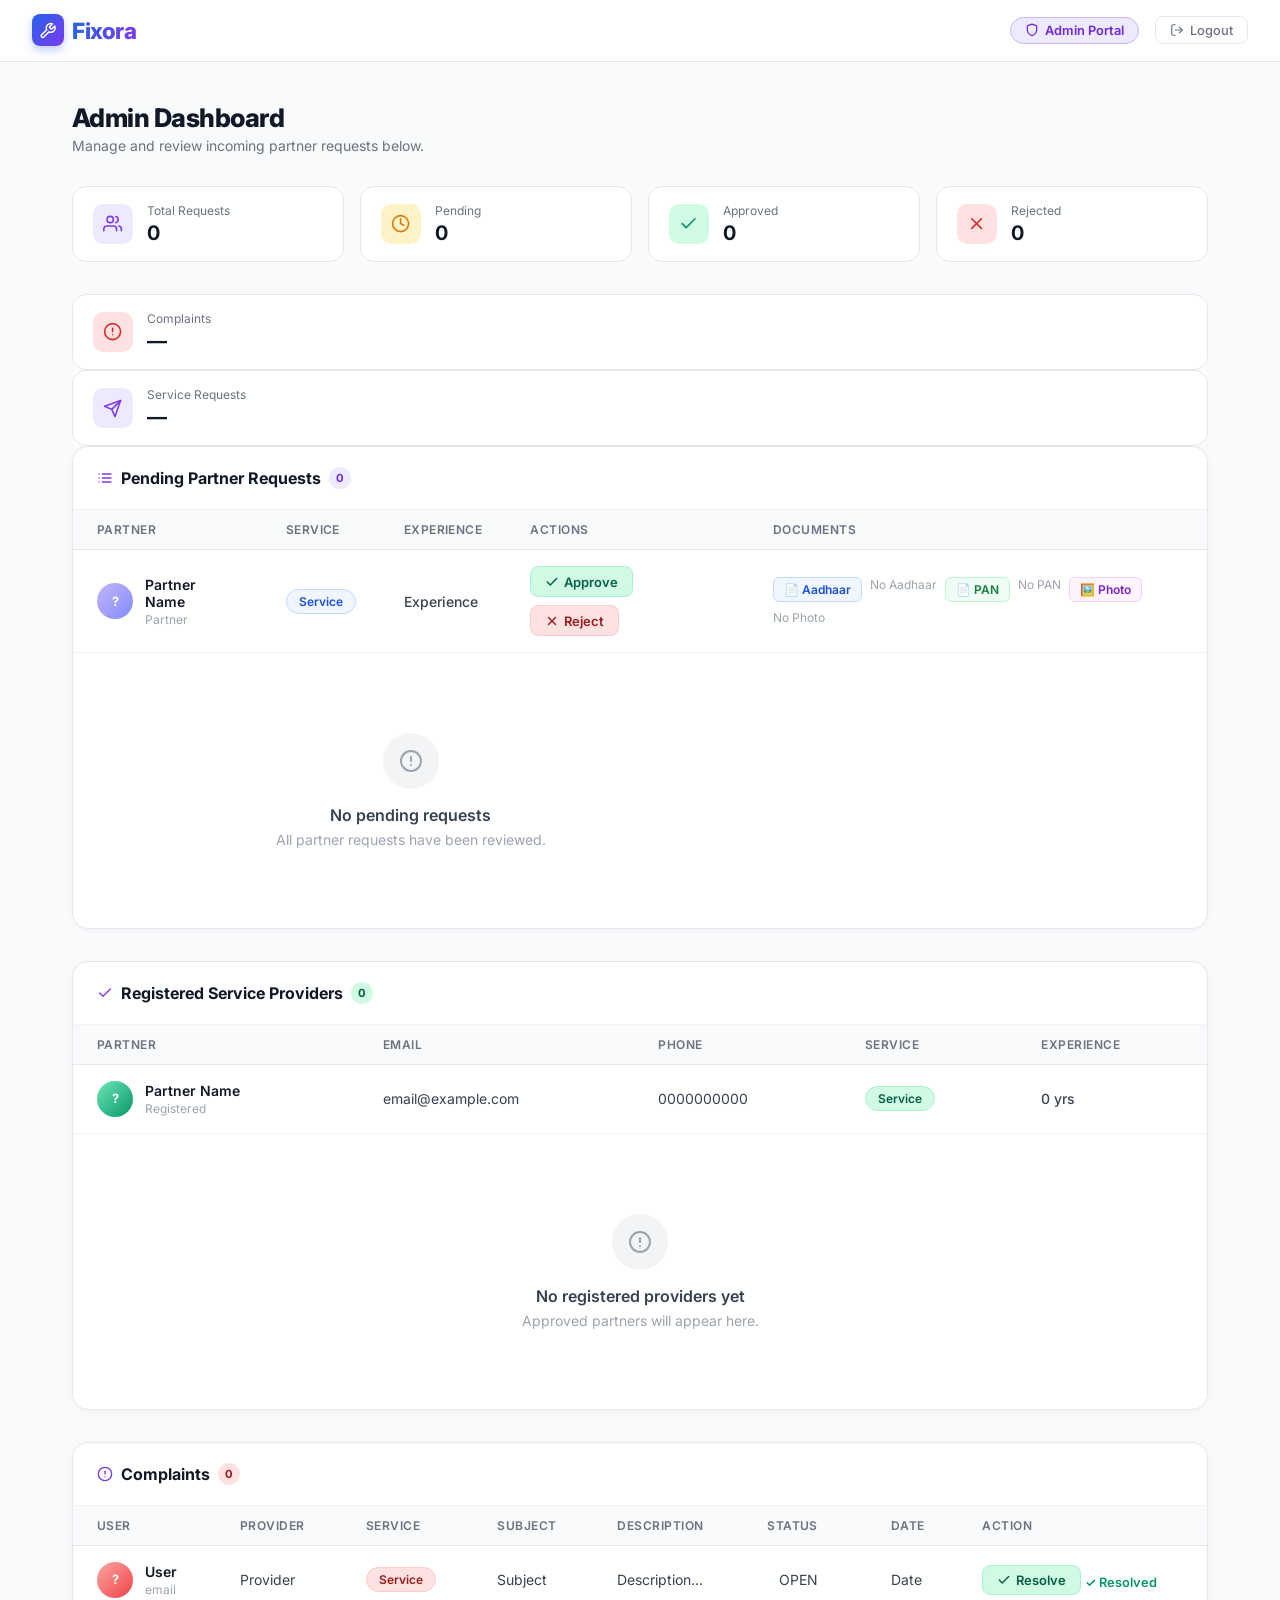
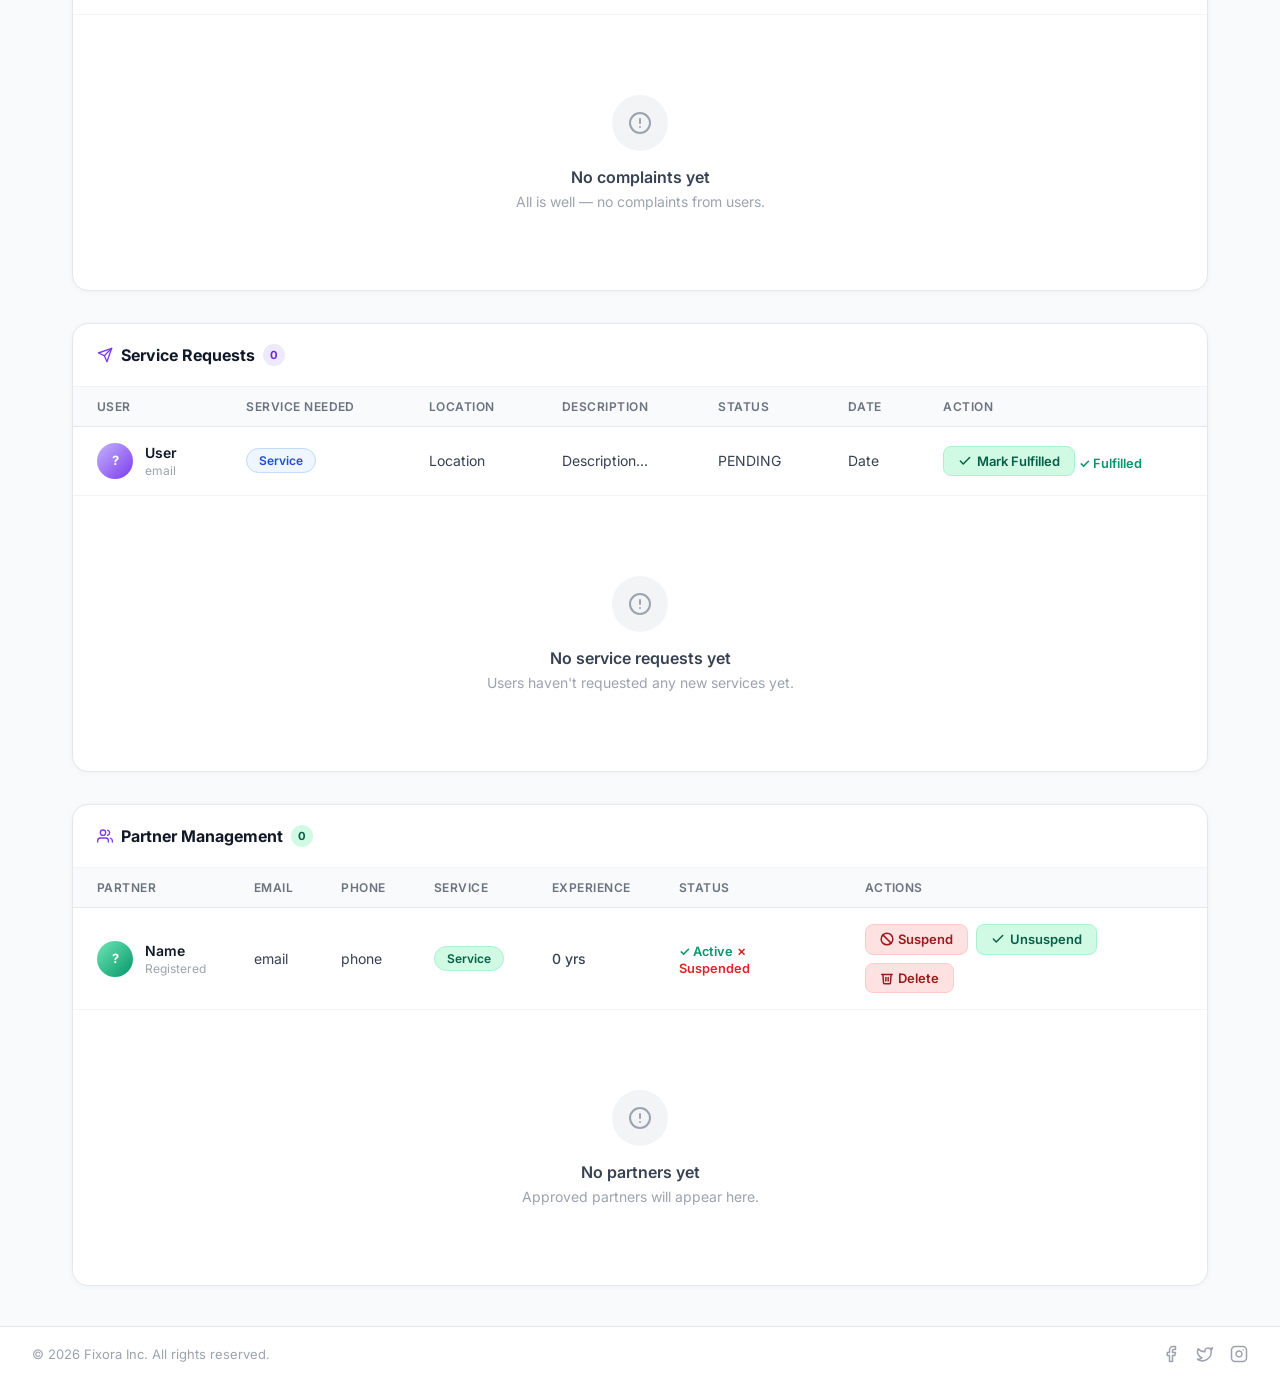
<file: src/main/resources/templates/admin-dashboard-NAYAN.html>
<!DOCTYPE html>
<html lang="en" xmlns:th="http://www.thymeleaf.org">
<head>
<meta charset="UTF-8" />
<meta name="viewport" content="width=device-width, initial-scale=1.0" />
<title>Admin Dashboard — Fixora</title>
<link
	href="https://fonts.googleapis.com/css2?family=Inter:wght@400;500;600;700;800&display=swap"
	rel="stylesheet" />
<style>
/* ── Reset ── */
*, *::before, *::after {
	box-sizing: border-box;
	margin: 0;
	padding: 0;
}

body {
	font-family: 'Inter', -apple-system, BlinkMacSystemFont, sans-serif;
	background: #F9FAFB;
	color: #111827;
	min-height: 100vh;
	display: flex;
	flex-direction: column;
	-webkit-font-smoothing: antialiased;
}

a {
	text-decoration: none;
	color: inherit;
}

button {
	cursor: pointer;
	border: none;
	background: none;
	font-family: inherit;
}

/* ── Navbar ── */
.navbar {
	background: rgba(255, 255, 255, 0.92);
	backdrop-filter: blur(12px);
	-webkit-backdrop-filter: blur(12px);
	border-bottom: 1px solid #E5E7EB;
	padding: 0.9rem 2rem;
	display: flex;
	align-items: center;
	justify-content: space-between;
	position: sticky;
	top: 0;
	z-index: 50;
}

.logo {
	display: flex;
	align-items: center;
	gap: 0.5rem;
	cursor: pointer;
}

.logo-icon {
	width: 2rem;
	height: 2rem;
	border-radius: 0.5rem;
	background: linear-gradient(135deg, #2563EB, #7C3AED);
	display: flex;
	align-items: center;
	justify-content: center;
	box-shadow: 0 4px 10px rgba(37, 99, 235, 0.3);
}

.logo-icon svg {
	width: 1.1rem;
	height: 1.1rem;
	stroke: #fff;
	fill: none;
	stroke-width: 2;
	stroke-linecap: round;
	stroke-linejoin: round;
}

.logo-text {
	font-size: 1.4rem;
	font-weight: 800;
	letter-spacing: -0.02em;
	background: linear-gradient(to right, #2563EB, #7C3AED);
	-webkit-background-clip: text;
	-webkit-text-fill-color: transparent;
	background-clip: text;
}

.nav-right {
	display: flex;
	align-items: center;
	gap: 1rem;
}

.nav-badge {
	display: flex;
	align-items: center;
	gap: 0.375rem;
	padding: 0.3rem 0.875rem;
	border-radius: 9999px;
	background: #EDE9FE;
	border: 1px solid #C4B5FD;
	font-size: 0.8rem;
	font-weight: 600;
	color: #6D28D9;
}

.nav-badge svg {
	width: 0.875rem;
	height: 0.875rem;
	stroke: #6D28D9;
	fill: none;
	stroke-width: 2;
	stroke-linecap: round;
	stroke-linejoin: round;
}

.nav-logout {
	display: flex;
	align-items: center;
	gap: 0.375rem;
	padding: 0.35rem 0.875rem;
	border-radius: 0.5rem;
	border: 1px solid #E5E7EB;
	background: #fff;
	font-size: 0.8rem;
	font-weight: 500;
	color: #6B7280;
	cursor: pointer;
	transition: border-color 0.2s, color 0.2s;
}

.nav-logout:hover {
	border-color: #EF4444;
	color: #EF4444;
}

.nav-logout svg {
	width: 0.875rem;
	height: 0.875rem;
	stroke: currentColor;
	fill: none;
	stroke-width: 2;
	stroke-linecap: round;
	stroke-linejoin: round;
}

/* ── Page Layout ── */
.page-wrapper {
	flex: 1;
	padding: 2.5rem 2rem;
	max-width: 1200px;
	width: 100%;
	margin: 0 auto;
}

/* ── Page Header ── */
.page-header {
	display: flex;
	align-items: flex-start;
	justify-content: space-between;
	flex-wrap: wrap;
	gap: 1rem;
	margin-bottom: 2rem;
}

.page-title-group {
	
}

.page-title-group h1 {
	font-size: 1.6rem;
	font-weight: 800;
	color: #111827;
	letter-spacing: -0.02em;
	margin-bottom: 0.25rem;
}

.page-title-group p {
	font-size: 0.875rem;
	color: #6B7280;
}

/* ── Stats Strip ── */
.stats-strip {
	display: grid;
	grid-template-columns: repeat(auto-fit, minmax(140px, 1fr));
	gap: 1rem;
	margin-bottom: 2rem;
}

.stat-card {
	background: #fff;
	border: 1px solid #E5E7EB;
	border-radius: 0.875rem;
	padding: 1rem 1.25rem;
	display: flex;
	align-items: center;
	gap: 0.875rem;
}

.stat-icon {
	width: 2.5rem;
	height: 2.5rem;
	border-radius: 0.625rem;
	display: flex;
	align-items: center;
	justify-content: center;
	flex-shrink: 0;
}

.stat-icon svg {
	width: 1.2rem;
	height: 1.2rem;
	fill: none;
	stroke-width: 2;
	stroke-linecap: round;
	stroke-linejoin: round;
}

.stat-icon.violet {
	background: #EDE9FE;
}

.stat-icon.violet svg {
	stroke: #7C3AED;
}

.stat-icon.amber {
	background: #FEF3C7;
}

.stat-icon.amber svg {
	stroke: #D97706;
}

.stat-icon.green {
	background: #D1FAE5;
}

.stat-icon.green svg {
	stroke: #059669;
}

.stat-icon.red {
	background: #FEE2E2;
}

.stat-icon.red svg {
	stroke: #DC2626;
}

.stat-info {
	
}

.stat-label {
	font-size: 0.75rem;
	color: #6B7280;
	margin-bottom: 0.2rem;
}

.stat-value {
	font-size: 1.25rem;
	font-weight: 700;
	color: #111827;
}

/* ── Table Card ── */
.table-card {
	background: #fff;
	border: 1px solid #E5E7EB;
	border-radius: 1rem;
	overflow: hidden;
	box-shadow: 0 1px 6px rgba(0, 0, 0, 0.04);
}

.table-card-header {
	display: flex;
	align-items: center;
	justify-content: space-between;
	padding: 1.25rem 1.5rem;
	border-bottom: 1px solid #F3F4F6;
	flex-wrap: wrap;
	gap: 0.75rem;
}

.table-card-header h2 {
	font-size: 1rem;
	font-weight: 700;
	color: #111827;
	display: flex;
	align-items: center;
	gap: 0.5rem;
}

.table-card-header h2 svg {
	width: 1rem;
	height: 1rem;
	stroke: #7C3AED;
	fill: none;
	stroke-width: 2;
	stroke-linecap: round;
	stroke-linejoin: round;
}

.pending-count {
	display: inline-flex;
	align-items: center;
	justify-content: center;
	min-width: 1.375rem;
	height: 1.375rem;
	border-radius: 9999px;
	background: #EDE9FE;
	color: #6D28D9;
	font-size: 0.7rem;
	font-weight: 700;
	padding: 0 0.4rem;
}

/* ── Table ── */
.table-scroll {
	overflow-x: auto;
	-webkit-overflow-scrolling: touch;
}

table {
	width: 100%;
	border-collapse: collapse;
	font-size: 0.875rem;
	min-width: 560px;
}

thead tr {
	background: #F9FAFB;
	border-bottom: 1px solid #E5E7EB;
}

thead th {
	padding: 0.75rem 1.5rem;
	text-align: left;
	font-size: 0.75rem;
	font-weight: 600;
	color: #6B7280;
	text-transform: uppercase;
	letter-spacing: 0.04em;
	white-space: nowrap;
}

tbody tr {
	border-bottom: 1px solid #F3F4F6;
	transition: background 0.15s;
}

tbody tr:last-child {
	border-bottom: none;
}

tbody tr:hover {
	background: #FAFAFA;
}

tbody td {
	padding: 1rem 1.5rem;
	color: #374151;
	vertical-align: middle;
}

/* Name cell */
.td-name {
	display: flex;
	align-items: center;
	gap: 0.75rem;
}

.avatar {
	width: 2.25rem;
	height: 2.25rem;
	border-radius: 50%;
	background: linear-gradient(135deg, #C4B5FD, #818CF8);
	display: flex;
	align-items: center;
	justify-content: center;
	font-size: 0.8rem;
	font-weight: 700;
	color: #fff;
	flex-shrink: 0;
	text-transform: uppercase;
}

.td-name-text strong {
	display: block;
	font-weight: 600;
	color: #111827;
	font-size: 0.875rem;
}

.td-name-text span {
	font-size: 0.75rem;
	color: #9CA3AF;
}

/* Service badge */
.service-badge {
	display: inline-flex;
	align-items: center;
	gap: 0.3rem;
	padding: 0.25rem 0.75rem;
	border-radius: 9999px;
	font-size: 0.75rem;
	font-weight: 600;
	background: #EFF6FF;
	color: #1D4ED8;
	border: 1px solid #BFDBFE;
	white-space: nowrap;
}

/* Experience */
.exp-text {
	font-size: 0.875rem;
	color: #374151;
	font-weight: 500;
}

/* Action buttons */
.action-cell {
	display: flex;
	align-items: center;
	gap: 0.5rem;
	flex-wrap: wrap;
}

.btn {
	display: inline-flex;
	align-items: center;
	gap: 0.3rem;
	padding: 0.4rem 0.875rem;
	border-radius: 0.5rem;
	font-size: 0.8125rem;
	font-weight: 600;
	font-family: inherit;
	cursor: pointer;
	transition: opacity 0.2s, transform 0.15s;
	white-space: nowrap;
}

.btn:hover {
	opacity: 0.88;
	transform: translateY(-1px);
}

.btn:active {
	transform: translateY(0);
}

.btn svg {
	width: 0.875rem;
	height: 0.875rem;
	fill: none;
	stroke-width: 2.5;
	stroke-linecap: round;
	stroke-linejoin: round;
}

/* Approve */
.btn-approve {
	background: #D1FAE5;
	color: #065F46;
	border: 1px solid #A7F3D0;
}

.btn-approve svg {
	stroke: #065F46;
}

.btn-approve:hover {
	background: #A7F3D0;
}

/* Reject */
.btn-reject {
	background: #FEE2E2;
	color: #991B1B;
	border: 1px solid #FECACA;
}

.btn-reject svg {
	stroke: #991B1B;
}

.btn-reject:hover {
	background: #FECACA;
}

/* ── Empty State ── */
.empty-state {
	text-align: center;
	padding: 4rem 2rem;
}

.empty-icon {
	width: 3.5rem;
	height: 3.5rem;
	border-radius: 50%;
	background: #F3F4F6;
	display: flex;
	align-items: center;
	justify-content: center;
	margin: 0 auto 1rem;
}

.empty-icon svg {
	width: 1.5rem;
	height: 1.5rem;
	stroke: #9CA3AF;
	fill: none;
	stroke-width: 2;
	stroke-linecap: round;
	stroke-linejoin: round;
}

.empty-state h3 {
	font-size: 1rem;
	font-weight: 600;
	color: #374151;
	margin-bottom: 0.375rem;
}

.empty-state p {
	font-size: 0.875rem;
	color: #9CA3AF;
}

/* ── Footer ── */
footer {
	background: #fff;
	border-top: 1px solid #E5E7EB;
	padding: 1.125rem 2rem;
	display: flex;
	align-items: center;
	justify-content: space-between;
	flex-wrap: wrap;
	gap: 0.75rem;
}

.footer-copy {
	font-size: 0.8125rem;
	color: #9CA3AF;
}

.footer-socials {
	display: flex;
	gap: 1rem;
}

.footer-socials svg {
	width: 1.125rem;
	height: 1.125rem;
	stroke: #9CA3AF;
	fill: none;
	stroke-width: 2;
	stroke-linecap: round;
	stroke-linejoin: round;
	cursor: pointer;
	transition: stroke 0.2s;
}

.footer-socials svg:hover {
	stroke: #7C3AED;
}

/* ── Responsive ── */
@media ( max-width : 640px) {
	.navbar {
		padding: 0.875rem 1rem;
	}
	.page-wrapper {
		padding: 1.5rem 1rem;
	}
	.page-header {
		flex-direction: column;
	}
	footer {
		padding: 1rem;
		justify-content: center;
		text-align: center;
	}
	.nav-logout span {
		display: none;
	}
}
</style>
</head>
<body>

	<!-- ── Navbar ── -->
	<nav class="navbar">
		<a class="logo" href="/">
			<div class="logo-icon">
				<!-- Wrench icon -->
				<svg viewBox="0 0 24 24">
          <path
						d="M14.7 6.3a1 1 0 0 0 0 1.4l1.6 1.6a1 1 0 0 0 1.4 0l3.77-3.77a6 6 0 0 1-7.94 7.94l-6.91 6.91a2.12 2.12 0 0 1-3-3l6.91-6.91a6 6 0 0 1 7.94-7.94l-3.76 3.76z" />
        </svg>
			</div> <span class="logo-text">Fixora</span>
		</a>

		<div class="nav-right">
			<div class="nav-badge">
				<!-- Shield icon -->
				<svg viewBox="0 0 24 24">
          <path d="M12 22s8-4 8-10V5l-8-3-8 3v7c0 6 8 10 8 10z" />
        </svg>
				Admin Portal
			</div>
			<a class="nav-logout" href="/admin/logout"> <!-- Logout icon -->
				<svg viewBox="0 0 24 24">
          <path d="M9 21H5a2 2 0 0 1-2-2V5a2 2 0 0 1 2-2h4" />
          <polyline points="16 17 21 12 16 7" />
          <line x1="21" y1="12" x2="9" y2="12" />
        </svg> <span>Logout</span>
			</a>
		</div>
	</nav>

	<!-- ── Page Content ── -->
	<div class="page-wrapper">

		<!-- Page Header -->
		<div class="page-header">
			<div class="page-title-group">
				<h1>Admin Dashboard</h1>
				<p>Manage and review incoming partner requests below.</p>
			</div>
		</div>

		<!-- Stats Strip -->
		<div class="stats-strip">
			<div class="stat-card">
				<div class="stat-icon violet">
					<svg viewBox="0 0 24 24">
						<path d="M17 21v-2a4 4 0 0 0-4-4H5a4 4 0 0 0-4 4v2" />
						<circle cx="9" cy="7" r="4" />
						<path d="M23 21v-2a4 4 0 0 0-3-3.87" />
						<path d="M16 3.13a4 4 0 0 1 0 7.75" /></svg>
				</div>
				<div class="stat-info">
					<p class="stat-label">Total Requests</p>
					<p class="stat-value" th:text="${totalRequests}">0</p>
				</div>
			</div>
			<div class="stat-card">
				<div class="stat-icon amber">
					<svg viewBox="0 0 24 24">
						<circle cx="12" cy="12" r="10" />
						<polyline points="12 6 12 12 16 14" /></svg>
				</div>
				<div class="stat-info">
					<p class="stat-label">Pending</p>
					<p class="stat-value" th:text="${pendingCount}">0</p>
				</div>
			</div>
			<div class="stat-card">
				<div class="stat-icon green">
					<svg viewBox="0 0 24 24">
						<polyline points="20 6 9 17 4 12" /></svg>
				</div>
				<div class="stat-info">
					<p class="stat-label">Approved</p>
					<p class="stat-value" th:text="${approvedCount}">0</p>
				</div>
			</div>
			<div class="stat-card">
				<div class="stat-icon red">
					<svg viewBox="0 0 24 24">
						<line x1="18" y1="6" x2="6" y2="18" />
						<line x1="6" y1="6" x2="18" y2="18" /></svg>
				</div>
				<div class="stat-info">
					<p class="stat-label">Rejected</p>
					<p class="stat-value" th:text="${rejectedCount}">0</p>
				</div>
			</div>
		</div>
		<div class="stat-card">
			<div class="stat-icon red">
				<svg viewBox="0 0 24 24">
      <circle cx="12" cy="12" r="10" />
      <line x1="12" y1="8" x2="12" y2="12" />
      <line x1="12" y1="16" x2="12.01" y2="16" />
    </svg>
			</div>
			<div class="stat-info">
				<p class="stat-label">Complaints</p>
				<p class="stat-value" th:text="${#lists.size(complaints)}">—</p>
			</div>
		</div>

		<div class="stat-card">
			<div class="stat-icon violet">
				<svg viewBox="0 0 24 24">
      <line x1="22" y1="2" x2="11" y2="13" />
      <polygon points="22 2 15 22 11 13 2 9 22 2" />
    </svg>
			</div>
			<div class="stat-info">
				<p class="stat-label">Service Requests</p>
				<p class="stat-value" th:text="${#lists.size(serviceRequests)}">—</p>
			</div>
		</div>

		<!-- Table Card -->
		<div class="table-card">
			<div class="table-card-header">
				<h2>
					<!-- List icon -->
					<svg viewBox="0 0 24 24">
            <line x1="8" y1="6" x2="21" y2="6" />
						<line x1="8" y1="12" x2="21" y2="12" />
            <line x1="8" y1="18" x2="21" y2="18" />
						<line x1="3" y1="6" x2="3.01" y2="6" />
            <line x1="3" y1="12" x2="3.01" y2="12" />
						<line x1="3" y1="18" x2="3.01" y2="18" />
          </svg>
					Pending Partner Requests <span class="pending-count"
						th:text="${#lists.size(requests)}">0</span>
				</h2>
			</div>

			<div class="table-scroll">
				<table>
					<thead>
						<tr>
							<th>Partner</th>
							<th>Service</th>
							<th>Experience</th>
							<th>Actions</th>
							<th>Documents</th>
						</tr>
					</thead>
					<tbody>

						<!-- ── Thymeleaf loop — all th: attributes preserved exactly ── -->
						<tr th:each="req : ${requests}">

							<!-- Name with avatar initials -->
							<td>
								<div class="td-name">
									<div class="avatar"
										th:text="${#strings.substring(req.name, 0, 1)}">?</div>
									<div class="td-name-text">
										<strong th:text="${req.name}">Partner Name</strong> <span>Partner</span>
									</div>
								</div>
							</td>

							<!-- Service type badge -->
							<td><span class="service-badge" th:text="${req.serviceType}">Service</span>
							</td>

							<!-- Experience -->
							<td><span class="exp-text" th:text="${req.experience}">Experience</span>
							</td>

							<!-- Action buttons — th:href preserved exactly -->
							<td>
								<div class="action-cell">
									<a class="btn btn-approve"
										th:href="@{/admin/approve/{id}(id=${req.id})}"> <!-- Check icon -->
										<svg viewBox="0 0 24 24">
											<polyline points="20 6 9 17 4 12" /></svg> Approve
									</a> <a class="btn btn-reject"
										th:href="@{/admin/reject/{id}(id=${req.id})}"> <!-- X icon -->
										<svg viewBox="0 0 24 24">
											<line x1="18" y1="6" x2="6" y2="18" />
											<line x1="6" y1="6" x2="18" y2="18" /></svg> Reject
									</a>
								</div>
							</td>
							<td>
								<div style="display: flex; gap: 0.5rem; flex-wrap: wrap;">

									<!-- Aadhaar -->
									<a th:if="${req.aadhaarPath != null}"
										th:href="${req.aadhaarPath}" target="_blank"
										style="display: inline-flex; align-items: center; gap: 0.25rem; padding: 0.25rem 0.625rem; border-radius: 0.375rem; background: #EFF6FF; color: #1D4ED8; font-size: 0.75rem; font-weight: 600; border: 1px solid #BFDBFE; text-decoration: none;">
										📄 Aadhaar </a> <span th:if="${req.aadhaarPath == null}"
										style="font-size: 0.75rem; color: #9CA3AF;">No Aadhaar</span>

									<!-- PAN -->
									<a th:if="${req.panPath != null}" th:href="${req.panPath}"
										target="_blank"
										style="display: inline-flex; align-items: center; gap: 0.25rem; padding: 0.25rem 0.625rem; border-radius: 0.375rem; background: #F0FDF4; color: #15803D; font-size: 0.75rem; font-weight: 600; border: 1px solid #BBF7D0; text-decoration: none;">
										📄 PAN </a> <span th:if="${req.panPath == null}"
										style="font-size: 0.75rem; color: #9CA3AF;">No PAN</span>

									<!-- Photo -->
									<a th:if="${req.photoPath != null}" th:href="${req.photoPath}"
										target="_blank"
										style="display: inline-flex; align-items: center; gap: 0.25rem; padding: 0.25rem 0.625rem; border-radius: 0.375rem; background: #FDF4FF; color: #7E22CE; font-size: 0.75rem; font-weight: 600; border: 1px solid #E9D5FF; text-decoration: none;">
										🖼️ Photo </a> <span th:if="${req.photoPath == null}"
										style="font-size: 0.75rem; color: #9CA3AF;">No Photo</span>

								</div>
							</td>
						</tr>
						<!-- ── End Thymeleaf loop ── -->

						<!-- Empty state row (shown only when no requests exist) -->
						<tr th:if="${#lists.isEmpty(requests)}">
							<td colspan="4">
								<div class="empty-state">
									<div class="empty-icon">
										<svg viewBox="0 0 24 24">
											<circle cx="12" cy="12" r="10" />
											<line x1="12" y1="8" x2="12" y2="12" />
											<line x1="12" y1="16" x2="12.01" y2="16" /></svg>
									</div>
									<h3>No pending requests</h3>
									<p>All partner requests have been reviewed.</p>
								</div>
							</td>
						</tr>

					</tbody>
				</table>
			</div>
		</div>
		<!-- ── Registered Service Providers Table ── -->
		<div class="table-card" style="margin-top: 2rem;">
			<div class="table-card-header">
				<h2>
					<svg viewBox="0 0 24 24">
        <polyline points="20 6 9 17 4 12" />
      </svg>
					Registered Service Providers <span class="pending-count"
						style="background: #D1FAE5; color: #065F46;"
						th:text="${#lists.size(partners)}">0</span>
				</h2>
			</div>

			<div class="table-scroll">
				<table>
					<thead>
						<tr>
							<th>Partner</th>
							<th>Email</th>
							<th>Phone</th>
							<th>Service</th>
							<th>Experience</th>
						</tr>
					</thead>
					<tbody>

						<tr th:each="partner : ${partners}">

							<!-- Name with avatar -->
							<td>
								<div class="td-name">
									<div class="avatar"
										style="background: linear-gradient(135deg, #6EE7B7, #059669);"
										th:text="${#strings.substring(partner.name, 0, 1)}">?</div>
									<div class="td-name-text">
										<strong th:text="${partner.name}">Partner Name</strong> <span>Registered</span>
									</div>
								</div>
							</td>

							<!-- Email -->
							<td th:text="${partner.email}">email@example.com</td>

							<!-- Phone -->
							<td th:text="${partner.phone}">0000000000</td>

							<!-- Service badge -->
							<td><span class="service-badge"
								style="background: #D1FAE5; color: #065F46; border-color: #A7F3D0;"
								th:text="${partner.serviceType}">Service</span></td>

							<!-- Experience -->
							<td><span class="exp-text"
								th:text="${partner.experience} + ' yrs'">0 yrs</span></td>

						</tr>

						<!-- Empty state -->
						<tr th:if="${#lists.isEmpty(partners)}">
							<td colspan="5">
								<div class="empty-state">
									<div class="empty-icon">
										<svg viewBox="0 0 24 24">
                  <circle cx="12" cy="12" r="10" />
                  <line x1="12" y1="8" x2="12" y2="12" />
                  <line x1="12" y1="16" x2="12.01" y2="16" />
                </svg>
									</div>
									<h3>No registered providers yet</h3>
									<p>Approved partners will appear here.</p>
								</div>
							</td>
						</tr>

					</tbody>
				</table>
			</div>
		</div>
		<!-- ── Complaints Table ── -->
		<div class="table-card" style="margin-top: 2rem;">
			<div class="table-card-header">
				<h2>
					<svg viewBox="0 0 24 24">
        <circle cx="12" cy="12" r="10" />
        <line x1="12" y1="8" x2="12" y2="12" />
        <line x1="12" y1="16" x2="12.01" y2="16" />
      </svg>
					Complaints <span class="pending-count"
						style="background: #FEE2E2; color: #991B1B;"
						th:text="${#lists.size(complaints)}">0</span>
				</h2>
			</div>

			<div class="table-scroll">
				<table>
					<thead>
						<tr>
							<th>User</th>
							<th>Provider</th>
							<th>Service</th>
							<th>Subject</th>
							<th>Description</th>
							<th>Status</th>
							<th>Date</th>
							<th>Action</th>
						</tr>
					</thead>
					<tbody>
						<tr th:each="complaint : ${complaints}">
							<td>
								<div class="td-name">
									<div class="avatar"
										style="background: linear-gradient(135deg, #FCA5A5, #EF4444);"
										th:text="${#strings.substring(complaint.userName, 0, 1)}">?</div>
									<div class="td-name-text">
										<strong th:text="${complaint.userName}">User</strong> <span
											th:text="${complaint.userEmail}">email</span>
									</div>
								</div>
							</td>
							<td th:text="${complaint.partnerName}">Provider</td>
							<td><span class="service-badge"
								style="background: #FEE2E2; color: #991B1B; border-color: #FECACA;"
								th:text="${complaint.serviceType}">Service</span></td>
							<td th:text="${complaint.subject}">Subject</td>
							<td><span
								th:text="${#strings.abbreviate(complaint.description, 50)}">
									Description... </span></td>
							<td><span th:text="${complaint.status}"
								th:class="${complaint.status == 'RESOLVED'} ? 'service-badge' : 'pending-count'"
								style="padding: 0.25rem 0.75rem;"> OPEN </span></td>
							<td><span
								th:text="${complaint.createdAt != null} ? ${#temporals.format(complaint.createdAt, 'dd-MM-yyyy')} : '-'">
									Date </span></td>
							<td><a th:if="${complaint.status != 'RESOLVED'}"
								class="btn btn-approve"
								th:href="@{/admin/complaint/{id}/resolve(id=${complaint.id})}">
									<svg viewBox="0 0 24 24">
									<polyline points="20 6 9 17 4 12" /></svg> Resolve
							</a> <span th:if="${complaint.status == 'RESOLVED'}"
								style="color: #059669; font-size: 0.8rem; font-weight: 600;">
									✓ Resolved </span></td>
						</tr>

						<tr th:if="${#lists.isEmpty(complaints)}">
							<td colspan="8">
								<div class="empty-state">
									<div class="empty-icon">
										<svg viewBox="0 0 24 24">
                  <circle cx="12" cy="12" r="10" />
                  <line x1="12" y1="8" x2="12" y2="12" />
                  <line x1="12" y1="16" x2="12.01" y2="16" />
                </svg>
									</div>
									<h3>No complaints yet</h3>
									<p>All is well — no complaints from users.</p>
								</div>
							</td>
						</tr>
					</tbody>
				</table>
			</div>
		</div>

		<!-- ── Service Requests Table ── -->
		<div class="table-card" style="margin-top: 2rem;">
			<div class="table-card-header">
				<h2>
					<svg viewBox="0 0 24 24">
        <line x1="22" y1="2" x2="11" y2="13" />
        <polygon points="22 2 15 22 11 13 2 9 22 2" />
      </svg>
					Service Requests <span class="pending-count"
						style="background: #EDE9FE; color: #6D28D9;"
						th:text="${#lists.size(serviceRequests)}">0</span>
				</h2>
			</div>

			<div class="table-scroll">
				<table>
					<thead>
						<tr>
							<th>User</th>
							<th>Service Needed</th>
							<th>Location</th>
							<th>Description</th>
							<th>Status</th>
							<th>Date</th>
							<th>Action</th>
						</tr>
					</thead>
					<tbody>
						<tr th:each="req : ${serviceRequests}">
							<td>
								<div class="td-name">
									<div class="avatar"
										style="background: linear-gradient(135deg, #C4B5FD, #7C3AED);"
										th:text="${#strings.substring(req.userName, 0, 1)}">?</div>
									<div class="td-name-text">
										<strong th:text="${req.userName}">User</strong> <span
											th:text="${req.userEmail}">email</span>
									</div>
								</div>
							</td>
							<td><span class="service-badge" th:text="${req.serviceType}">Service</span>
							</td>
							<td th:text="${req.location}">Location</td>
							<td><span
								th:text="${#strings.abbreviate(req.description, 50)}">
									Description... </span></td>
							<td><span th:text="${req.status}">PENDING</span></td>
							<td><span
								th:text="${req.createdAt != null} ? ${#temporals.format(req.createdAt, 'dd-MM-yyyy')} : '-'">
									Date </span></td>
							<td><a th:if="${req.status != 'FULFILLED'}"
								class="btn btn-approve"
								th:href="@{/admin/service-request/{id}/fulfil(id=${req.id})}">
									<svg viewBox="0 0 24 24">
									<polyline points="20 6 9 17 4 12" /></svg> Mark Fulfilled
							</a> <span th:if="${req.status == 'FULFILLED'}"
								style="color: #059669; font-size: 0.8rem; font-weight: 600;">
									✓ Fulfilled </span></td>
						</tr>

						<tr th:if="${#lists.isEmpty(serviceRequests)}">
							<td colspan="7">
								<div class="empty-state">
									<div class="empty-icon">
										<svg viewBox="0 0 24 24">
                  <circle cx="12" cy="12" r="10" />
                  <line x1="12" y1="8" x2="12" y2="12" />
                  <line x1="12" y1="16" x2="12.01" y2="16" />
                </svg>
									</div>
									<h3>No service requests yet</h3>
									<p>Users haven't requested any new services yet.</p>
								</div>
							</td>
						</tr>
					</tbody>
				</table>
			</div>
		</div>

		<!-- ── Partner Management Table ── -->
		<div class="table-card" style="margin-top: 2rem;">
			<div class="table-card-header">
				<h2>
					<svg viewBox="0 0 24 24">
        <path d="M17 21v-2a4 4 0 0 0-4-4H5a4 4 0 0 0-4 4v2" />
        <circle cx="9" cy="7" r="4" />
        <path d="M23 21v-2a4 4 0 0 0-3-3.87" />
        <path d="M16 3.13a4 4 0 0 1 0 7.75" />
      </svg>
					Partner Management <span class="pending-count"
						style="background: #D1FAE5; color: #065F46;"
						th:text="${#lists.size(partners)}">0</span>
				</h2>
			</div>

			<div class="table-scroll">
				<table>
					<thead>
						<tr>
							<th>Partner</th>
							<th>Email</th>
							<th>Phone</th>
							<th>Service</th>
							<th>Experience</th>
							<th>Status</th>
							<th>Actions</th>
						</tr>
					</thead>
					<tbody>
						<tr th:each="partner : ${partners}">
							<td>
								<div class="td-name">
									<div class="avatar"
										style="background: linear-gradient(135deg, #6EE7B7, #059669);"
										th:text="${#strings.substring(partner.name, 0, 1)}">?</div>
									<div class="td-name-text">
										<strong th:text="${partner.name}">Name</strong> <span>Registered</span>
									</div>
								</div>
							</td>
							<td th:text="${partner.email}">email</td>
							<td th:text="${partner.phone}">phone</td>
							<td><span class="service-badge"
								style="background: #D1FAE5; color: #065F46; border-color: #A7F3D0;"
								th:text="${partner.serviceType}">Service</span></td>
							<td><span class="exp-text"
								th:text="${partner.experience} + ' yrs'">0 yrs</span></td>
							<td><span th:if="${!partner.suspended}"
								style="color: #059669; font-size: 0.8rem; font-weight: 600;">
									✓ Active </span> <span th:if="${partner.suspended}"
								style="color: #DC2626; font-size: 0.8rem; font-weight: 600;">
									✗ Suspended </span></td>
							<td>
								<div class="action-cell">
									<!-- Suspend/Unsuspend -->
									<a th:if="${!partner.suspended}" class="btn btn-reject"
										th:href="@{/admin/suspend/{id}(id=${partner.id})}"
										onclick="return confirm('Suspend this partner?')"> <svg
											viewBox="0 0 24 24">
                  <circle cx="12" cy="12" r="10" />
                  <line x1="4.93" y1="4.93" x2="19.07" y2="19.07" />
                </svg> Suspend
									</a> <a th:if="${partner.suspended}" class="btn btn-approve"
										th:href="@{/admin/unsuspend/{id}(id=${partner.id})}"> <svg
											viewBox="0 0 24 24">
										<polyline points="20 6 9 17 4 12" /></svg> Unsuspend
									</a>

									<!-- Delete -->
									<a class="btn btn-reject"
										th:href="@{/admin/delete/{id}(id=${partner.id})}"
										onclick="return confirm('Permanently delete this partner? This cannot be undone.')">
										<svg viewBox="0 0 24 24">
                  <polyline points="3 6 5 6 21 6" />
                  <path
												d="M19 6l-1 14a2 2 0 0 1-2 2H8a2 2 0 0 1-2-2L5 6" />
                  <path d="M10 11v6" />
										<path d="M14 11v6" />
                </svg> Delete
									</a>
								</div>
							</td>
						</tr>

						<tr th:if="${#lists.isEmpty(partners)}">
							<td colspan="7">
								<div class="empty-state">
									<div class="empty-icon">
										<svg viewBox="0 0 24 24">
                  <circle cx="12" cy="12" r="10" />
                  <line x1="12" y1="8" x2="12" y2="12" />
                  <line x1="12" y1="16" x2="12.01" y2="16" />
                </svg>
									</div>
									<h3>No partners yet</h3>
									<p>Approved partners will appear here.</p>
								</div>
							</td>
						</tr>
					</tbody>
				</table>
			</div>
		</div>
	</div>
	<!-- end .page-wrapper -->


	<!-- ── Footer ── -->
	<footer>
		<span class="footer-copy">© <script>
			document.write(new Date().getFullYear())
		</script> Fixora Inc. All rights reserved.
		</span>
		<div class="footer-socials">
			<!-- Facebook -->
			<svg viewBox="0 0 24 24" title="Facebook">
        <path
					d="M18 2h-3a5 5 0 0 0-5 5v3H7v4h3v8h4v-8h3l1-4h-4V7a1 1 0 0 1 1-1h3z" />
      </svg>
			<!-- Twitter -->
			<svg viewBox="0 0 24 24" title="Twitter">
        <path
					d="M22 4s-.7 2.1-2 3.4c1.6 10-9.4 17.3-18 11.6 2.2.1 4.4-.6 6-2C3 15.5.5 9.6 3 5c2.2 2.6 5.6 4.1 9 4-.9-4.2 4-6.6 7-3.8 1.1 0 3-1.2 3-1.2z" />
      </svg>
			<!-- Instagram -->
			<svg viewBox="0 0 24 24" title="Instagram">
        <rect x="2" y="2" width="20" height="20" rx="5" ry="5" />
        <path d="M16 11.37A4 4 0 1 1 12.63 8 4 4 0 0 1 16 11.37z" />
        <line x1="17.5" y1="6.5" x2="17.51" y2="6.5" />
      </svg>
		</div>
	</footer>

</body>
</html>
</file>
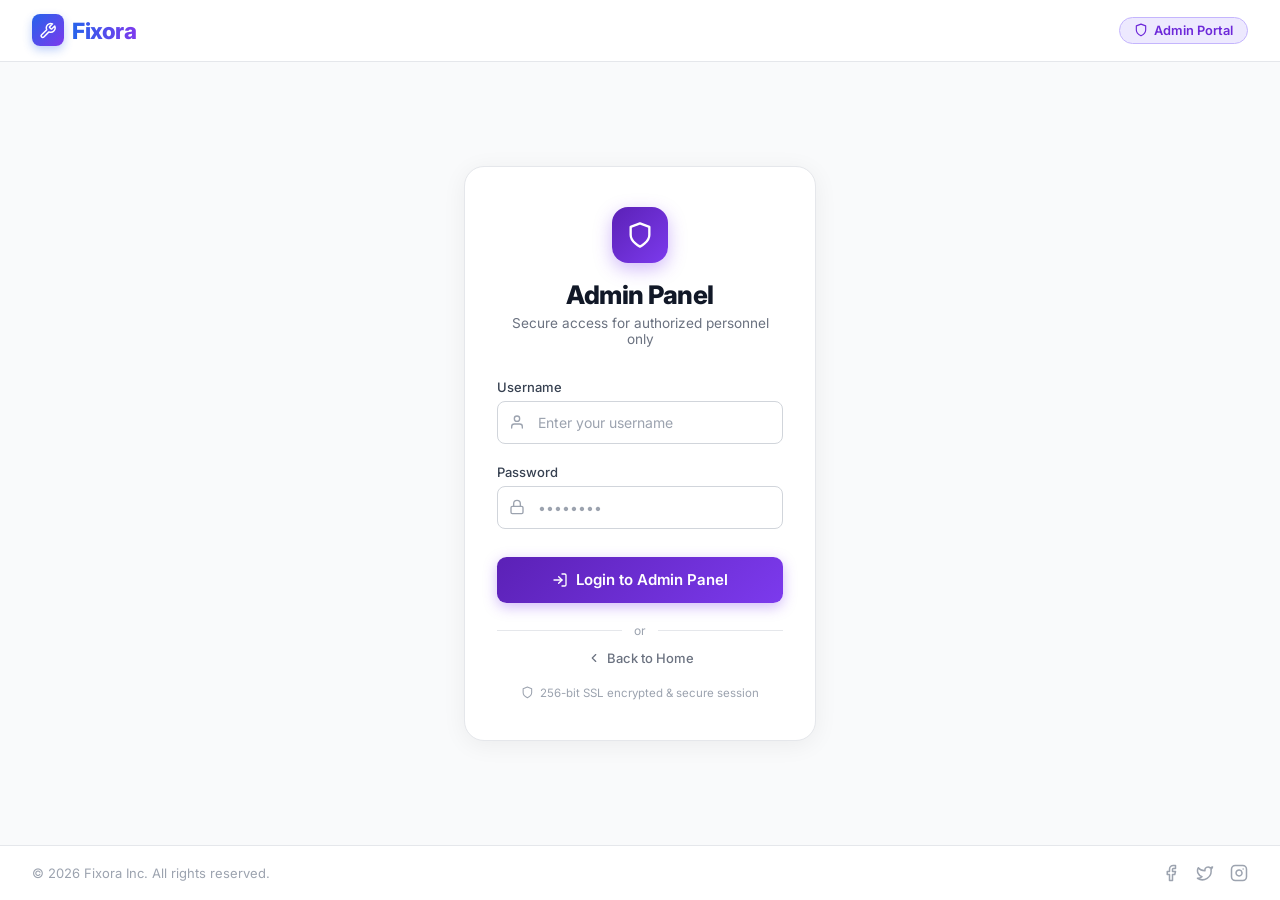
<file: src/main/resources/templates/admin-login.html>
<!DOCTYPE html>
<html lang="en">
<head>
  <meta charset="UTF-8" />
  <meta name="viewport" content="width=device-width, initial-scale=1.0" />
  <title>Admin Login — Fixora</title>
  <link href="https://fonts.googleapis.com/css2?family=Inter:wght@400;500;600;700;800&display=swap" rel="stylesheet" />
  <style>
    /* ── Reset ── */
    *, *::before, *::after { box-sizing: border-box; margin: 0; padding: 0; }
    body {
      font-family: 'Inter', -apple-system, BlinkMacSystemFont, sans-serif;
      background: #F9FAFB;
      color: #111827;
      min-height: 100vh;
      display: flex;
      flex-direction: column;
      -webkit-font-smoothing: antialiased;
    }
    a { text-decoration: none; color: inherit; }
    button { cursor: pointer; border: none; background: none; font-family: inherit; }
 
    /* ── Navbar ── */
    .navbar {
      background: rgba(255, 255, 255, 0.92);
      backdrop-filter: blur(12px);
      -webkit-backdrop-filter: blur(12px);
      border-bottom: 1px solid #E5E7EB;
      padding: 0.9rem 2rem;
      display: flex;
      align-items: center;
      justify-content: space-between;
      position: sticky;
      top: 0;
      z-index: 50;
    }
 
    .logo {
      display: flex;
      align-items: center;
      gap: 0.5rem;
      cursor: pointer;
    }
 
    .logo-icon {
      width: 2rem;
      height: 2rem;
      border-radius: 0.5rem;
      background: linear-gradient(135deg, #2563EB, #7C3AED);
      display: flex;
      align-items: center;
      justify-content: center;
      box-shadow: 0 4px 10px rgba(37, 99, 235, 0.3);
    }
 
    .logo-icon svg {
      width: 1.1rem;
      height: 1.1rem;
      stroke: #fff;
      fill: none;
      stroke-width: 2;
      stroke-linecap: round;
      stroke-linejoin: round;
    }
 
    .logo-text {
      font-size: 1.4rem;
      font-weight: 800;
      letter-spacing: -0.02em;
      background: linear-gradient(to right, #2563EB, #7C3AED);
      -webkit-background-clip: text;
      -webkit-text-fill-color: transparent;
      background-clip: text;
    }
 
    .nav-badge {
      display: flex;
      align-items: center;
      gap: 0.375rem;
      padding: 0.3rem 0.875rem;
      border-radius: 9999px;
      background: #EDE9FE;
      border: 1px solid #C4B5FD;
      font-size: 0.8rem;
      font-weight: 600;
      color: #6D28D9;
    }
 
    .nav-badge svg {
      width: 0.875rem;
      height: 0.875rem;
      stroke: #6D28D9;
      fill: none;
      stroke-width: 2;
      stroke-linecap: round;
      stroke-linejoin: round;
    }
 
    /* ── Main Content ── */
    main {
      flex: 1;
      display: flex;
      align-items: center;
      justify-content: center;
      padding: 3rem 1rem;
    }
 
    /* ── Auth Card ── */
    .auth-card {
      background: #fff;
      border: 1px solid #E5E7EB;
      border-radius: 1.25rem;
      padding: 2.5rem 2rem;
      width: 100%;
      max-width: 22rem;
      box-shadow: 0 4px 24px rgba(0, 0, 0, 0.06);
    }
 
    .card-header {
      text-align: center;
      margin-bottom: 2rem;
    }
 
    .admin-icon {
      width: 3.5rem;
      height: 3.5rem;
      border-radius: 1rem;
      background: linear-gradient(135deg, #5B21B6, #7C3AED);
      display: flex;
      align-items: center;
      justify-content: center;
      margin: 0 auto 1rem;
      box-shadow: 0 6px 18px rgba(124, 58, 237, 0.35);
    }
 
    .admin-icon svg {
      width: 1.75rem;
      height: 1.75rem;
      stroke: #fff;
      fill: none;
      stroke-width: 2;
      stroke-linecap: round;
      stroke-linejoin: round;
    }
 
    .card-header h2 {
      font-size: 1.6rem;
      font-weight: 800;
      color: #111827;
      letter-spacing: -0.02em;
      margin-bottom: 0.3rem;
    }
 
    .card-header p {
      font-size: 0.85rem;
      color: #6B7280;
    }
 
    /* ── Form ── */
    .auth-form {
      display: flex;
      flex-direction: column;
      gap: 1.25rem;
    }
 
    .field-group {
      display: flex;
      flex-direction: column;
      gap: 0.375rem;
    }
 
    .field-group label {
      font-size: 0.8125rem;
      font-weight: 500;
      color: #374151;
    }
 
    .input-wrap {
      position: relative;
    }
 
    .input-icon {
      position: absolute;
      top: 50%;
      left: 0.75rem;
      transform: translateY(-50%);
      width: 1rem;
      height: 1rem;
      stroke: #9CA3AF;
      fill: none;
      stroke-width: 2;
      stroke-linecap: round;
      stroke-linejoin: round;
      pointer-events: none;
    }
 
    .input-wrap input {
      width: 100%;
      padding: 0.75rem 0.75rem 0.75rem 2.5rem;
      border: 1px solid #D1D5DB;
      border-radius: 0.5rem;
      font-size: 0.875rem;
      font-family: inherit;
      color: #111827;
      background: #fff;
      outline: none;
      transition: border-color 0.2s, box-shadow 0.2s;
    }
 
    .input-wrap input::placeholder { color: #9CA3AF; }
 
    .input-wrap input:focus {
      border-color: #7C3AED;
      box-shadow: 0 0 0 3px rgba(124, 58, 237, 0.12);
    }
 
    /* ── Submit Button ── */
    .btn-submit {
      width: 100%;
      padding: 0.85rem 1rem;
      background: linear-gradient(135deg, #5B21B6, #7C3AED);
      color: #fff;
      border: none;
      border-radius: 0.6rem;
      font-size: 0.9375rem;
      font-weight: 600;
      font-family: inherit;
      cursor: pointer;
      display: flex;
      align-items: center;
      justify-content: center;
      gap: 0.5rem;
      box-shadow: 0 4px 14px rgba(124, 58, 237, 0.35);
      transition: opacity 0.2s, transform 0.2s;
      margin-top: 0.5rem;
    }
 
    .btn-submit:hover {
      opacity: 0.9;
      transform: translateY(-1px);
    }
 
    .btn-submit:active {
      transform: translateY(0);
    }
 
    .btn-submit svg {
      width: 1rem;
      height: 1rem;
      stroke: #fff;
      fill: none;
      stroke-width: 2;
      stroke-linecap: round;
      stroke-linejoin: round;
    }
 
    /* ── Divider ── */
    .divider {
      display: flex;
      align-items: center;
      gap: 0.75rem;
      margin: 1.25rem 0 0.75rem;
    }
 
    .divider-line {
      flex: 1;
      height: 1px;
      background: #E5E7EB;
    }
 
    .divider span {
      font-size: 0.75rem;
      color: #9CA3AF;
    }
 
    /* ── Back Link ── */
    .back-link {
      display: flex;
      align-items: center;
      justify-content: center;
      gap: 0.375rem;
      font-size: 0.8125rem;
      font-weight: 500;
      color: #6B7280;
      transition: color 0.2s;
      cursor: pointer;
    }
 
    .back-link:hover { color: #2563EB; }
 
    .back-link svg {
      width: 0.875rem;
      height: 0.875rem;
      stroke: currentColor;
      fill: none;
      stroke-width: 2;
      stroke-linecap: round;
      stroke-linejoin: round;
    }
 
    /* ── Secure Note ── */
    .secure-note {
      display: flex;
      align-items: center;
      justify-content: center;
      gap: 0.375rem;
      font-size: 0.72rem;
      color: #9CA3AF;
      margin-top: 1.25rem;
    }
 
    .secure-note svg {
      width: 0.8rem;
      height: 0.8rem;
      stroke: #9CA3AF;
      fill: none;
      stroke-width: 2;
      stroke-linecap: round;
      stroke-linejoin: round;
    }
 
    /* ── Footer ── */
    footer {
      background: #fff;
      border-top: 1px solid #E5E7EB;
      padding: 1.125rem 2rem;
      display: flex;
      align-items: center;
      justify-content: space-between;
      flex-wrap: wrap;
      gap: 0.75rem;
    }
 
    .footer-copy {
      font-size: 0.8125rem;
      color: #9CA3AF;
    }
 
    .footer-socials {
      display: flex;
      gap: 1rem;
    }
 
    .footer-socials svg {
      width: 1.125rem;
      height: 1.125rem;
      stroke: #9CA3AF;
      fill: none;
      stroke-width: 2;
      stroke-linecap: round;
      stroke-linejoin: round;
      cursor: pointer;
      transition: stroke 0.2s;
    }
 
    .footer-socials svg:hover { stroke: #7C3AED; }
 
    /* ── Responsive ── */
    @media (max-width: 480px) {
      .navbar { padding: 0.875rem 1rem; }
      .auth-card { padding: 2rem 1.25rem; }
      footer { padding: 1rem; justify-content: center; text-align: center; }
    }
  </style>
</head>
<body>
 
  <!-- ── Navbar ── -->
  <nav class="navbar">
    <a class="logo" href="/">
      <div class="logo-icon">
        <!-- Wrench icon -->
        <svg viewBox="0 0 24 24">
          <path d="M14.7 6.3a1 1 0 0 0 0 1.4l1.6 1.6a1 1 0 0 0 1.4 0l3.77-3.77a6 6 0 0 1-7.94 7.94l-6.91 6.91a2.12 2.12 0 0 1-3-3l6.91-6.91a6 6 0 0 1 7.94-7.94l-3.76 3.76z"/>
        </svg>
      </div>
      <span class="logo-text">Fixora</span>
    </a>
 
    <div class="nav-badge">
      <!-- Shield icon -->
      <svg viewBox="0 0 24 24">
        <path d="M12 22s8-4 8-10V5l-8-3-8 3v7c0 6 8 10 8 10z"/>
      </svg>
      Admin Portal
    </div>
  </nav>
 
  <!-- ── Main ── -->
  <main>
    <div class="auth-card">
 
      <!-- Card Header -->
      <div class="card-header">
        <div class="admin-icon">
          <svg viewBox="0 0 24 24">
            <path d="M12 22s8-4 8-10V5l-8-3-8 3v7c0 6 8 10 8 10z"/>
          </svg>
        </div>
        <h2>Admin Panel</h2>
        <p>Secure access for authorized personnel only</p>
      </div>
 
      <!-- Form -->
      <form class="auth-form" action="/admin/login" method="post">
 
        <div class="field-group">
          <label for="username">Username</label>
          <div class="input-wrap">
            <!-- User icon -->
            <svg class="input-icon" viewBox="0 0 24 24">
              <path d="M20 21v-2a4 4 0 0 0-4-4H8a4 4 0 0 0-4 4v2"/>
              <circle cx="12" cy="7" r="4"/>
            </svg>
            <input
              type="text"
              id="username"
              name="username"
              placeholder="Enter your username"
              required
            />
          </div>
        </div>
 
        <div class="field-group">
          <label for="password">Password</label>
          <div class="input-wrap">
            <!-- Lock icon -->
            <svg class="input-icon" viewBox="0 0 24 24">
              <rect x="3" y="11" width="18" height="11" rx="2" ry="2"/>
              <path d="M7 11V7a5 5 0 0 1 10 0v4"/>
            </svg>
            <input
              type="password"
              id="password"
              name="password"
              placeholder="••••••••"
              required
            />
          </div>
        </div>
 
        <button type="submit" class="btn-submit">
          <!-- Login arrow icon -->
          <svg viewBox="0 0 24 24">
            <path d="M15 3h4a2 2 0 0 1 2 2v14a2 2 0 0 1-2 2h-4"/>
            <polyline points="10 17 15 12 10 7"/>
            <line x1="15" y1="12" x2="3" y2="12"/>
          </svg>
          Login to Admin Panel
        </button>
 
      </form>
 
      <!-- Divider -->
      <div class="divider">
        <div class="divider-line"></div>
        <span>or</span>
        <div class="divider-line"></div>
      </div>
 
      <!-- Back link -->
      <a class="back-link" href="/">
        <svg viewBox="0 0 24 24">
          <polyline points="15 18 9 12 15 6"/>
        </svg>
        Back to Home
      </a>
 
      <!-- Secure note -->
      <div class="secure-note">
        <svg viewBox="0 0 24 24">
          <path d="M12 22s8-4 8-10V5l-8-3-8 3v7c0 6 8 10 8 10z"/>
        </svg>
        256-bit SSL encrypted &amp; secure session
      </div>
 
    </div>
  </main>
 
  <!-- ── Footer ── -->
  <footer>
    <span class="footer-copy">© <script>document.write(new Date().getFullYear())</script> Fixora Inc. All rights reserved.</span>
    <div class="footer-socials">
      <!-- Facebook -->
      <svg viewBox="0 0 24 24" title="Facebook">
        <path d="M18 2h-3a5 5 0 0 0-5 5v3H7v4h3v8h4v-8h3l1-4h-4V7a1 1 0 0 1 1-1h3z"/>
      </svg>
      <!-- Twitter -->
      <svg viewBox="0 0 24 24" title="Twitter">
        <path d="M22 4s-.7 2.1-2 3.4c1.6 10-9.4 17.3-18 11.6 2.2.1 4.4-.6 6-2C3 15.5.5 9.6 3 5c2.2 2.6 5.6 4.1 9 4-.9-4.2 4-6.6 7-3.8 1.1 0 3-1.2 3-1.2z"/>
      </svg>
      <!-- Instagram -->
      <svg viewBox="0 0 24 24" title="Instagram">
        <rect x="2" y="2" width="20" height="20" rx="5" ry="5"/>
        <path d="M16 11.37A4 4 0 1 1 12.63 8 4 4 0 0 1 16 11.37z"/>
        <line x1="17.5" y1="6.5" x2="17.51" y2="6.5"/>
      </svg>
    </div>
  </footer>
 
</body>
</html>
</file>
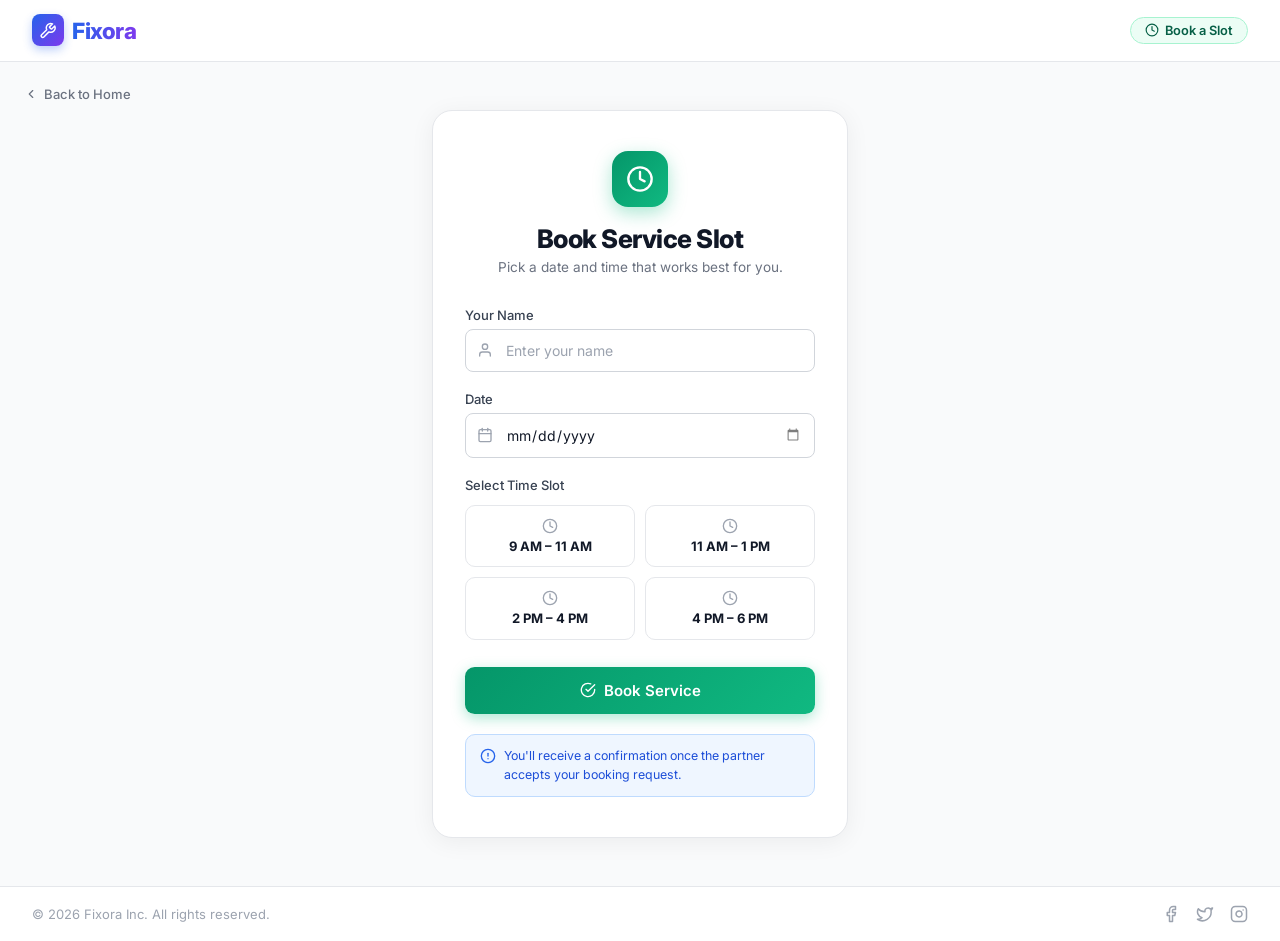
<file: src/main/resources/templates/booking-form.html>
<!DOCTYPE html>
<html lang="en" xmlns:th="http://www.thymeleaf.org">
<head>
  <meta charset="UTF-8" />
  <meta name="viewport" content="width=device-width, initial-scale=1.0" />
  <title>Book Service Slot — Fixora</title>
  <link href="https://fonts.googleapis.com/css2?family=Inter:wght@400;500;600;700;800&display=swap" rel="stylesheet" />
  <style>
    /* ── Reset ── */
    *, *::before, *::after { box-sizing: border-box; margin: 0; padding: 0; }
    body {
      font-family: 'Inter', -apple-system, BlinkMacSystemFont, sans-serif;
      background: #F9FAFB;
      color: #111827;
      min-height: 100vh;
      display: flex;
      flex-direction: column;
      -webkit-font-smoothing: antialiased;
    }
    a { text-decoration: none; color: inherit; }
    button { cursor: pointer; border: none; background: none; font-family: inherit; }

    /* ── Navbar ── */
    .navbar {
      background: rgba(255, 255, 255, 0.92);
      backdrop-filter: blur(12px);
      -webkit-backdrop-filter: blur(12px);
      border-bottom: 1px solid #E5E7EB;
      padding: 0.9rem 2rem;
      display: flex;
      align-items: center;
      justify-content: space-between;
      position: sticky;
      top: 0;
      z-index: 50;
    }

    .logo {
      display: flex;
      align-items: center;
      gap: 0.5rem;
      cursor: pointer;
    }

    .logo-icon {
      width: 2rem;
      height: 2rem;
      border-radius: 0.5rem;
      background: linear-gradient(135deg, #2563EB, #7C3AED);
      display: flex;
      align-items: center;
      justify-content: center;
      box-shadow: 0 4px 10px rgba(37, 99, 235, 0.3);
    }

    .logo-icon svg {
      width: 1.1rem;
      height: 1.1rem;
      stroke: #fff;
      fill: none;
      stroke-width: 2;
      stroke-linecap: round;
      stroke-linejoin: round;
    }

    .logo-text {
      font-size: 1.4rem;
      font-weight: 800;
      letter-spacing: -0.02em;
      background: linear-gradient(to right, #2563EB, #7C3AED);
      -webkit-background-clip: text;
      -webkit-text-fill-color: transparent;
      background-clip: text;
    }

    .nav-badge {
      display: flex;
      align-items: center;
      gap: 0.375rem;
      padding: 0.3rem 0.875rem;
      border-radius: 9999px;
      background: #ECFDF5;
      border: 1px solid #A7F3D0;
      font-size: 0.8rem;
      font-weight: 600;
      color: #065F46;
    }

    .nav-badge svg {
      width: 0.875rem;
      height: 0.875rem;
      stroke: #065F46;
      fill: none;
      stroke-width: 2;
      stroke-linecap: round;
      stroke-linejoin: round;
    }

    /* ── Main ── */
    main {
      flex: 1;
      display: flex;
      align-items: center;
      justify-content: center;
      padding: 3rem 1rem;
      position: relative;
    }

    /* ── Back Link ── */
    .back-link {
      display: flex;
      align-items: center;
      gap: 0.375rem;
      font-size: 0.8125rem;
      font-weight: 500;
      color: #6B7280;
      transition: color 0.2s;
      position: absolute;
      top: 1.5rem;
      left: 1.5rem;
    }

    .back-link:hover { color: #2563EB; }

    .back-link svg {
      width: 0.875rem;
      height: 0.875rem;
      stroke: currentColor;
      fill: none;
      stroke-width: 2;
      stroke-linecap: round;
      stroke-linejoin: round;
    }

    /* ── Booking Card ── */
    .booking-card {
      background: #fff;
      border: 1px solid #E5E7EB;
      border-radius: 1.25rem;
      padding: 2.5rem 2rem;
      width: 100%;
      max-width: 26rem;
      box-shadow: 0 4px 24px rgba(0, 0, 0, 0.06);
    }

    /* ── Card Header ── */
    .card-header {
      text-align: center;
      margin-bottom: 2rem;
    }

    .booking-icon {
      width: 3.5rem;
      height: 3.5rem;
      border-radius: 1rem;
      background: linear-gradient(135deg, #059669, #10B981);
      display: flex;
      align-items: center;
      justify-content: center;
      margin: 0 auto 1rem;
      box-shadow: 0 6px 18px rgba(16, 185, 129, 0.35);
    }

    .booking-icon svg {
      width: 1.75rem;
      height: 1.75rem;
      stroke: #fff;
      fill: none;
      stroke-width: 2;
      stroke-linecap: round;
      stroke-linejoin: round;
    }

    .card-header h2 {
      font-size: 1.6rem;
      font-weight: 800;
      color: #111827;
      letter-spacing: -0.02em;
      margin-bottom: 0.3rem;
    }

    .card-header p {
      font-size: 0.85rem;
      color: #6B7280;
    }

    /* ── Form ── */
    .booking-form {
      display: flex;
      flex-direction: column;
      gap: 1.2rem;
    }

    .field-group {
      display: flex;
      flex-direction: column;
      gap: 0.375rem;
    }

    .field-group label {
      font-size: 0.8125rem;
      font-weight: 500;
      color: #374151;
    }

    /* ── Input Wrap ── */
    .input-wrap {
      position: relative;
    }

    .input-icon {
      position: absolute;
      top: 50%;
      left: 0.75rem;
      transform: translateY(-50%);
      width: 1rem;
      height: 1rem;
      stroke: #9CA3AF;
      fill: none;
      stroke-width: 2;
      stroke-linecap: round;
      stroke-linejoin: round;
      pointer-events: none;
    }

    .input-wrap input {
      width: 100%;
      padding: 0.75rem 0.75rem 0.75rem 2.5rem;
      border: 1px solid #D1D5DB;
      border-radius: 0.5rem;
      font-size: 0.875rem;
      font-family: inherit;
      color: #111827;
      background: #fff;
      outline: none;
      transition: border-color 0.2s, box-shadow 0.2s;
    }

    .input-wrap input::placeholder { color: #9CA3AF; }

    .input-wrap input:focus {
      border-color: #10B981;
      box-shadow: 0 0 0 3px rgba(16, 185, 129, 0.12);
    }

    .input-wrap input[type="date"]::-webkit-calendar-picker-indicator {
      opacity: 0.5;
      cursor: pointer;
    }

    /* ── Select Wrap ── */
    .select-wrap {
      position: relative;
    }

    .select-wrap select {
      width: 100%;
      padding: 0.75rem 2.25rem 0.75rem 2.5rem;
      border: 1px solid #D1D5DB;
      border-radius: 0.5rem;
      font-size: 0.875rem;
      font-family: inherit;
      color: #111827;
      background: #fff;
      outline: none;
      transition: border-color 0.2s, box-shadow 0.2s;
      appearance: none;
      -webkit-appearance: none;
      cursor: pointer;
    }

    .select-wrap select:focus {
      border-color: #10B981;
      box-shadow: 0 0 0 3px rgba(16, 185, 129, 0.12);
    }

    .select-icon-left {
      position: absolute;
      top: 50%;
      left: 0.75rem;
      transform: translateY(-50%);
      width: 1rem;
      height: 1rem;
      stroke: #9CA3AF;
      fill: none;
      stroke-width: 2;
      stroke-linecap: round;
      stroke-linejoin: round;
      pointer-events: none;
    }

    .select-chevron {
      position: absolute;
      top: 50%;
      right: 0.75rem;
      transform: translateY(-50%);
      width: 1rem;
      height: 1rem;
      stroke: #9CA3AF;
      fill: none;
      stroke-width: 2;
      stroke-linecap: round;
      stroke-linejoin: round;
      pointer-events: none;
    }

    /* ── Time Slot Pills ── */
    .slots-label {
      font-size: 0.8125rem;
      font-weight: 500;
      color: #374151;
      margin-bottom: 0.375rem;
    }

    .time-slots {
      display: grid;
      grid-template-columns: 1fr 1fr;
      gap: 0.625rem;
    }

    .slot-option {
      position: relative;
    }

    .slot-option input[type="radio"] {
      position: absolute;
      opacity: 0;
      width: 0;
      height: 0;
    }

    .slot-label {
      display: flex;
      flex-direction: column;
      align-items: center;
      justify-content: center;
      gap: 0.2rem;
      padding: 0.75rem 0.5rem;
      border: 1.5px solid #E5E7EB;
      border-radius: 0.625rem;
      cursor: pointer;
      transition: border-color 0.2s, background 0.2s, color 0.2s;
      text-align: center;
      background: #fff;
    }

    .slot-label:hover {
      border-color: #6EE7B7;
      background: #F0FDF4;
    }

    .slot-option input[type="radio"]:checked + .slot-label {
      border-color: #10B981;
      background: #ECFDF5;
      box-shadow: 0 0 0 3px rgba(16, 185, 129, 0.1);
    }

    .slot-time {
      font-size: 0.8125rem;
      font-weight: 700;
      color: #111827;
      line-height: 1.2;
    }

    .slot-option input[type="radio"]:checked + .slot-label .slot-time {
      color: #065F46;
    }

    .slot-icon {
      width: 1rem;
      height: 1rem;
      stroke: #9CA3AF;
      fill: none;
      stroke-width: 2;
      stroke-linecap: round;
      stroke-linejoin: round;
      margin-bottom: 0.1rem;
    }

    .slot-option input[type="radio"]:checked + .slot-label .slot-icon {
      stroke: #10B981;
    }

    /* Hidden select for form submission — keeps name="timeSlot" working */
    .slot-hidden {
      display: none;
    }

    /* ── Submit Button ── */
    .btn-submit {
      width: 100%;
      padding: 0.875rem 1rem;
      background: linear-gradient(135deg, #059669, #10B981);
      color: #fff;
      border: none;
      border-radius: 0.6rem;
      font-size: 0.9375rem;
      font-weight: 600;
      font-family: inherit;
      cursor: pointer;
      display: flex;
      align-items: center;
      justify-content: center;
      gap: 0.5rem;
      box-shadow: 0 4px 14px rgba(16, 185, 129, 0.35);
      transition: opacity 0.2s, transform 0.2s;
      margin-top: 0.5rem;
    }

    .btn-submit:hover  { opacity: 0.9; transform: translateY(-1px); }
    .btn-submit:active { transform: translateY(0); }

    .btn-submit svg {
      width: 1rem;
      height: 1rem;
      stroke: #fff;
      fill: none;
      stroke-width: 2;
      stroke-linecap: round;
      stroke-linejoin: round;
    }

    /* ── Info Note ── */
    .info-note {
      display: flex;
      align-items: flex-start;
      gap: 0.5rem;
      background: #EFF6FF;
      border: 1px solid #BFDBFE;
      border-radius: 0.625rem;
      padding: 0.75rem 0.875rem;
      margin-top: 1.25rem;
    }

    .info-note svg {
      width: 1rem;
      height: 1rem;
      stroke: #2563EB;
      fill: none;
      stroke-width: 2;
      stroke-linecap: round;
      stroke-linejoin: round;
      flex-shrink: 0;
      margin-top: 0.1rem;
    }

    .info-note p {
      font-size: 0.775rem;
      color: #1D4ED8;
      line-height: 1.5;
    }

    /* ── Footer ── */
    footer {
      background: #fff;
      border-top: 1px solid #E5E7EB;
      padding: 1.125rem 2rem;
      display: flex;
      align-items: center;
      justify-content: space-between;
      flex-wrap: wrap;
      gap: 0.75rem;
    }

    .footer-copy {
      font-size: 0.8125rem;
      color: #9CA3AF;
    }

    .footer-socials {
      display: flex;
      gap: 1rem;
    }

    .footer-socials svg {
      width: 1.125rem;
      height: 1.125rem;
      stroke: #9CA3AF;
      fill: none;
      stroke-width: 2;
      stroke-linecap: round;
      stroke-linejoin: round;
      cursor: pointer;
      transition: stroke 0.2s;
    }

    .footer-socials svg:hover { stroke: #10B981; }

    /* ── Responsive ── */
    @media (max-width: 480px) {
      .navbar { padding: 0.875rem 1rem; }
      .booking-card { padding: 2rem 1.25rem; }
      footer { padding: 1rem; justify-content: center; text-align: center; }
      .back-link { top: 1rem; left: 1rem; }
      .time-slots { grid-template-columns: 1fr 1fr; }
    }
  </style>
</head>
<body>

  <!-- ── Navbar ── -->
  <nav class="navbar">
    <a class="logo" href="/">
      <div class="logo-icon">
        <!-- Wrench icon -->
        <svg viewBox="0 0 24 24">
          <path d="M14.7 6.3a1 1 0 0 0 0 1.4l1.6 1.6a1 1 0 0 0 1.4 0l3.77-3.77a6 6 0 0 1-7.94 7.94l-6.91 6.91a2.12 2.12 0 0 1-3-3l6.91-6.91a6 6 0 0 1 7.94-7.94l-3.76 3.76z"/>
        </svg>
      </div>
      <span class="logo-text">Fixora</span>
    </a>

    <div class="nav-badge">
      <!-- Clock icon -->
      <svg viewBox="0 0 24 24">
        <circle cx="12" cy="12" r="10"/>
        <polyline points="12 6 12 12 16 14"/>
      </svg>
      Book a Slot
    </div>
  </nav>

  <!-- ── Main ── -->
  <main>

    <!-- Back Link -->
    <a class="back-link" href="/">
      <svg viewBox="0 0 24 24"><polyline points="15 18 9 12 15 6"/></svg>
      Back to Home
    </a>

    <div class="booking-card">

      <!-- Card Header -->
      <div class="card-header">
        <div class="booking-icon">
          <!-- Clock icon -->
          <svg viewBox="0 0 24 24">
            <circle cx="12" cy="12" r="10"/>
            <polyline points="12 6 12 12 16 14"/>
          </svg>
        </div>
        <h2>Book Service Slot</h2>
        <p>Pick a date and time that works best for you.</p>
      </div>

      <!-- Form — action, method & all name/th: attributes preserved exactly -->
      <form class="booking-form" action="/booking/create" method="post">

        <!-- Hidden partner ID — th:value preserved exactly -->
        <input type="hidden" name="partnerId" th:value="${booking.partnerId}" />

        <!-- Customer Name -->
        <div class="field-group">
          <label for="customerName">Your Name</label>
          <div class="input-wrap">
            <!-- User icon -->
            <svg class="input-icon" viewBox="0 0 24 24">
              <path d="M20 21v-2a4 4 0 0 0-4-4H8a4 4 0 0 0-4 4v2"/>
              <circle cx="12" cy="7" r="4"/>
            </svg>
            <input
              type="text"
              id="customerName"
              name="customerName"
              placeholder="Enter your name"
              required
            />
          </div>
        </div>

        <!-- Booking Date -->
        <div class="field-group">
          <label for="bookingDate">Date</label>
          <div class="input-wrap">
            <!-- Calendar icon -->
            <svg class="input-icon" viewBox="0 0 24 24">
              <rect x="3" y="4" width="18" height="18" rx="2" ry="2"/>
              <line x1="16" y1="2" x2="16" y2="6"/>
              <line x1="8" y1="2" x2="8" y2="6"/>
              <line x1="3" y1="10" x2="21" y2="10"/>
            </svg>
            <input
              type="date"
              id="bookingDate"
              name="bookingDate"
              required
            />
          </div>
        </div>

        <!-- Time Slot — visual pill picker + hidden select for backend -->
        <div class="field-group">
          <p class="slots-label">Select Time Slot</p>

          <!-- Visual pill grid (updates hidden select on click) -->
          <div class="time-slots">

            <div class="slot-option">
              <input type="radio" name="_slotPicker" id="slot1" value="9AM-11AM" onchange="syncSlot(this.value)" />
              <label class="slot-label" for="slot1">
                <svg class="slot-icon" viewBox="0 0 24 24">
                  <circle cx="12" cy="12" r="10"/>
                  <polyline points="12 6 12 12 16 14"/>
                </svg>
                <span class="slot-time">9 AM – 11 AM</span>
              </label>
            </div>

            <div class="slot-option">
              <input type="radio" name="_slotPicker" id="slot2" value="11AM-1PM" onchange="syncSlot(this.value)" />
              <label class="slot-label" for="slot2">
                <svg class="slot-icon" viewBox="0 0 24 24">
                  <circle cx="12" cy="12" r="10"/>
                  <polyline points="12 6 12 12 16 14"/>
                </svg>
                <span class="slot-time">11 AM – 1 PM</span>
              </label>
            </div>

            <div class="slot-option">
              <input type="radio" name="_slotPicker" id="slot3" value="2PM-4PM" onchange="syncSlot(this.value)" />
              <label class="slot-label" for="slot3">
                <svg class="slot-icon" viewBox="0 0 24 24">
                  <circle cx="12" cy="12" r="10"/>
                  <polyline points="12 6 12 12 16 14"/>
                </svg>
                <span class="slot-time">2 PM – 4 PM</span>
              </label>
            </div>

            <div class="slot-option">
              <input type="radio" name="_slotPicker" id="slot4" value="4PM-6PM" onchange="syncSlot(this.value)" />
              <label class="slot-label" for="slot4">
                <svg class="slot-icon" viewBox="0 0 24 24">
                  <circle cx="12" cy="12" r="10"/>
                  <polyline points="12 6 12 12 16 14"/>
                </svg>
                <span class="slot-time">4 PM – 6 PM</span>
              </label>
            </div>

          </div>

          <!-- Hidden select — name="timeSlot" preserved exactly, submitted to backend -->
          <select name="timeSlot" id="timeSlot" required class="slot-hidden" aria-hidden="true">
            <option value="">--Select--</option>
            <option value="9AM-11AM">9AM-11AM</option>
            <option value="11AM-1PM">11AM-1PM</option>
            <option value="2PM-4PM">2PM-4PM</option>
            <option value="4PM-6PM">4PM-6PM</option>
          </select>
        </div>

        <!-- Submit -->
        <button type="submit" class="btn-submit">
          <!-- CheckCircle icon -->
          <svg viewBox="0 0 24 24">
            <path d="M22 11.08V12a10 10 0 1 1-5.93-9.14"/>
            <polyline points="22 4 12 14.01 9 11.01"/>
          </svg>
          Book Service
        </button>

      </form>

      <!-- Info Note -->
      <div class="info-note">
        <svg viewBox="0 0 24 24">
          <circle cx="12" cy="12" r="10"/>
          <line x1="12" y1="8" x2="12" y2="12"/>
          <line x1="12" y1="16" x2="12.01" y2="16"/>
        </svg>
        <p>You'll receive a confirmation once the partner accepts your booking request.</p>
      </div>

    </div>
  </main>

  <!-- ── Footer ── -->
  <footer>
    <span class="footer-copy">© <script>document.write(new Date().getFullYear())</script> Fixora Inc. All rights reserved.</span>
    <div class="footer-socials">
      <!-- Facebook -->
      <svg viewBox="0 0 24 24" title="Facebook">
        <path d="M18 2h-3a5 5 0 0 0-5 5v3H7v4h3v8h4v-8h3l1-4h-4V7a1 1 0 0 1 1-1h3z"/>
      </svg>
      <!-- Twitter -->
      <svg viewBox="0 0 24 24" title="Twitter">
        <path d="M22 4s-.7 2.1-2 3.4c1.6 10-9.4 17.3-18 11.6 2.2.1 4.4-.6 6-2C3 15.5.5 9.6 3 5c2.2 2.6 5.6 4.1 9 4-.9-4.2 4-6.6 7-3.8 1.1 0 3-1.2 3-1.2z"/>
      </svg>
      <!-- Instagram -->
      <svg viewBox="0 0 24 24" title="Instagram">
        <rect x="2" y="2" width="20" height="20" rx="5" ry="5"/>
        <path d="M16 11.37A4 4 0 1 1 12.63 8 4 4 0 0 1 16 11.37z"/>
        <line x1="17.5" y1="6.5" x2="17.51" y2="6.5"/>
      </svg>
    </div>
  </footer>

  <script>
    // Syncs the visual pill selection to the hidden <select name="timeSlot">
    // so the backend receives the exact same values as the original dropdown
    function syncSlot(value) {
      document.getElementById('timeSlot').value = value;
    }
    
    // Syncs the visual pill selection to the hidden <select name="timeSlot">
    function syncSlot(value) {
      document.getElementById('timeSlot').value = value;
    }

    // Set minimum date to today (no past dates allowed)
    const today = new Date();
    const yyyy = today.getFullYear();
    const mm = String(today.getMonth() + 1).padStart(2, '0');
    const dd = String(today.getDate()).padStart(2, '0');
    const todayStr = `${yyyy}-${mm}-${dd}`;

    document.getElementById('bookingDate').setAttribute('min', todayStr);

    // Extra safety: validate on form submit
    document.querySelector('.booking-form').addEventListener('submit', function (e) {
      const selectedDate = document.getElementById('bookingDate').value;

      if (!selectedDate) {
        alert('Please select a booking date.');
        e.preventDefault();
        return;
      }

      if (selectedDate < todayStr) {
        alert('Please select a future date. Past dates cannot be booked.');
        e.preventDefault();
        return;
      }

      const slotVal = document.getElementById('timeSlot').value;
      if (!slotVal) {
        alert('Please select a time slot.');
        e.preventDefault();
        return;
      }
    });
  </script>

</body>
</html>
</file>
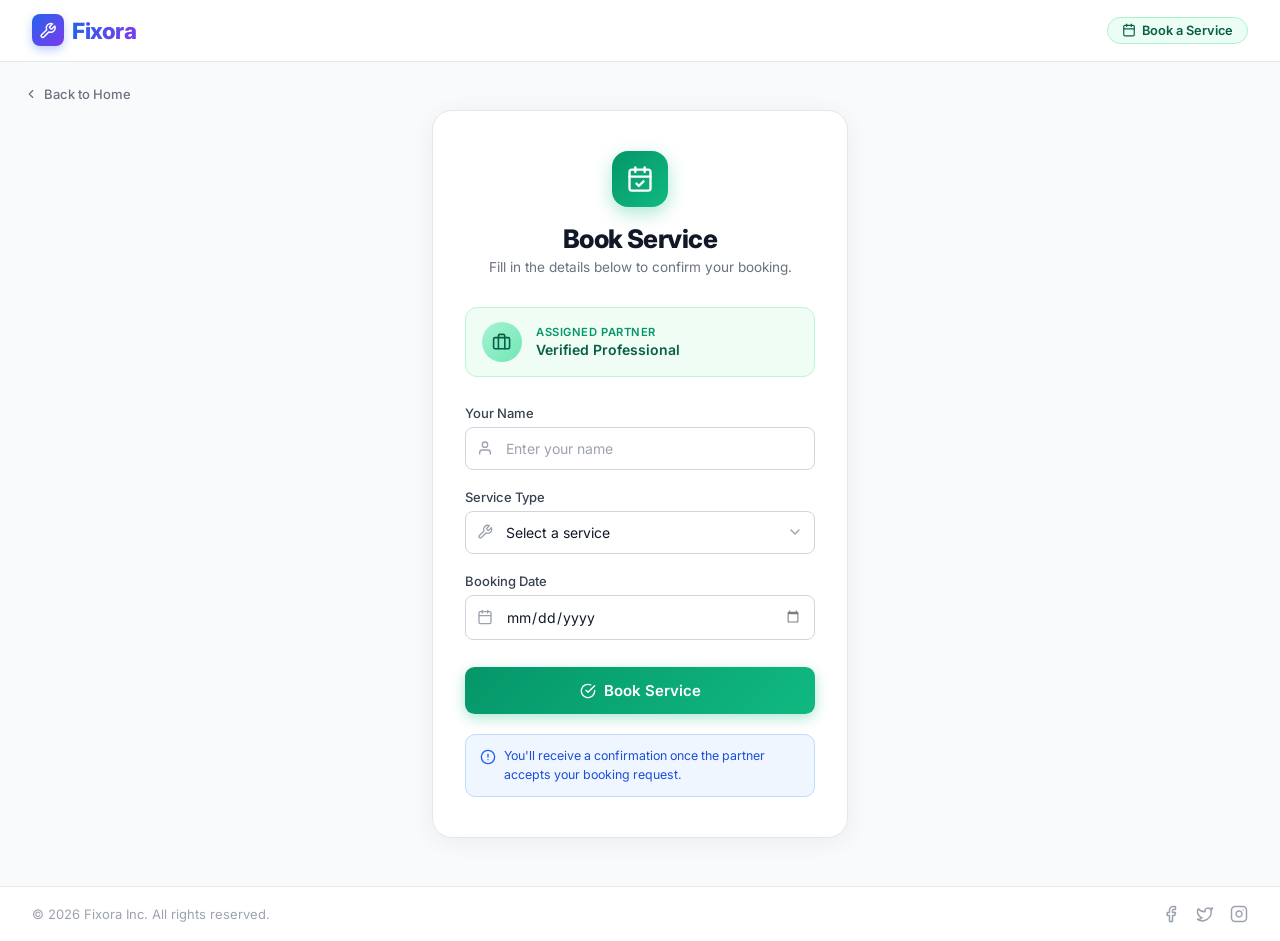
<file: src/main/resources/templates/booking.html>
<!DOCTYPE html>
<html lang="en" xmlns:th="http://www.thymeleaf.org">
<head>
  <meta charset="UTF-8" />
  <meta name="viewport" content="width=device-width, initial-scale=1.0" />
  <title>Book Service — Fixora</title>
  <link href="https://fonts.googleapis.com/css2?family=Inter:wght@400;500;600;700;800&display=swap" rel="stylesheet" />
  <style>
    /* ── Reset ── */
    *, *::before, *::after { box-sizing: border-box; margin: 0; padding: 0; }
    body {
      font-family: 'Inter', -apple-system, BlinkMacSystemFont, sans-serif;
      background: #F9FAFB;
      color: #111827;
      min-height: 100vh;
      display: flex;
      flex-direction: column;
      -webkit-font-smoothing: antialiased;
    }
    a { text-decoration: none; color: inherit; }
    button { cursor: pointer; border: none; background: none; font-family: inherit; }

    /* ── Navbar ── */
    .navbar {
      background: rgba(255, 255, 255, 0.92);
      backdrop-filter: blur(12px);
      -webkit-backdrop-filter: blur(12px);
      border-bottom: 1px solid #E5E7EB;
      padding: 0.9rem 2rem;
      display: flex;
      align-items: center;
      justify-content: space-between;
      position: sticky;
      top: 0;
      z-index: 50;
    }

    .logo {
      display: flex;
      align-items: center;
      gap: 0.5rem;
      cursor: pointer;
    }

    .logo-icon {
      width: 2rem;
      height: 2rem;
      border-radius: 0.5rem;
      background: linear-gradient(135deg, #2563EB, #7C3AED);
      display: flex;
      align-items: center;
      justify-content: center;
      box-shadow: 0 4px 10px rgba(37, 99, 235, 0.3);
    }

    .logo-icon svg {
      width: 1.1rem;
      height: 1.1rem;
      stroke: #fff;
      fill: none;
      stroke-width: 2;
      stroke-linecap: round;
      stroke-linejoin: round;
    }

    .logo-text {
      font-size: 1.4rem;
      font-weight: 800;
      letter-spacing: -0.02em;
      background: linear-gradient(to right, #2563EB, #7C3AED);
      -webkit-background-clip: text;
      -webkit-text-fill-color: transparent;
      background-clip: text;
    }

    .nav-badge {
      display: flex;
      align-items: center;
      gap: 0.375rem;
      padding: 0.3rem 0.875rem;
      border-radius: 9999px;
      background: #ECFDF5;
      border: 1px solid #A7F3D0;
      font-size: 0.8rem;
      font-weight: 600;
      color: #065F46;
    }

    .nav-badge svg {
      width: 0.875rem;
      height: 0.875rem;
      stroke: #065F46;
      fill: none;
      stroke-width: 2;
      stroke-linecap: round;
      stroke-linejoin: round;
    }

    /* ── Main ── */
    main {
      flex: 1;
      display: flex;
      align-items: center;
      justify-content: center;
      padding: 3rem 1rem;
      position: relative;
    }

    /* ── Back Link ── */
    .back-link {
      display: flex;
      align-items: center;
      gap: 0.375rem;
      font-size: 0.8125rem;
      font-weight: 500;
      color: #6B7280;
      transition: color 0.2s;
      position: absolute;
      top: 1.5rem;
      left: 1.5rem;
    }

    .back-link:hover { color: #2563EB; }

    .back-link svg {
      width: 0.875rem;
      height: 0.875rem;
      stroke: currentColor;
      fill: none;
      stroke-width: 2;
      stroke-linecap: round;
      stroke-linejoin: round;
    }

    /* ── Booking Card ── */
    .booking-card {
      background: #fff;
      border: 1px solid #E5E7EB;
      border-radius: 1.25rem;
      padding: 2.5rem 2rem;
      width: 100%;
      max-width: 26rem;
      box-shadow: 0 4px 24px rgba(0, 0, 0, 0.06);
    }

    /* ── Card Header ── */
    .card-header {
      text-align: center;
      margin-bottom: 2rem;
    }

    .booking-icon {
      width: 3.5rem;
      height: 3.5rem;
      border-radius: 1rem;
      background: linear-gradient(135deg, #059669, #10B981);
      display: flex;
      align-items: center;
      justify-content: center;
      margin: 0 auto 1rem;
      box-shadow: 0 6px 18px rgba(16, 185, 129, 0.35);
    }

    .booking-icon svg {
      width: 1.75rem;
      height: 1.75rem;
      stroke: #fff;
      fill: none;
      stroke-width: 2;
      stroke-linecap: round;
      stroke-linejoin: round;
    }

    .card-header h2 {
      font-size: 1.6rem;
      font-weight: 800;
      color: #111827;
      letter-spacing: -0.02em;
      margin-bottom: 0.3rem;
    }

    .card-header p {
      font-size: 0.85rem;
      color: #6B7280;
    }

    /* ── Partner Info Banner ── */
    .partner-banner {
      display: flex;
      align-items: center;
      gap: 0.875rem;
      background: #F0FDF4;
      border: 1px solid #BBF7D0;
      border-radius: 0.75rem;
      padding: 0.875rem 1rem;
      margin-bottom: 1.75rem;
    }

    .partner-avatar {
      width: 2.5rem;
      height: 2.5rem;
      border-radius: 50%;
      background: linear-gradient(135deg, #A7F3D0, #6EE7B7);
      display: flex;
      align-items: center;
      justify-content: center;
      flex-shrink: 0;
    }

    .partner-avatar svg {
      width: 1.2rem;
      height: 1.2rem;
      stroke: #065F46;
      fill: none;
      stroke-width: 2;
      stroke-linecap: round;
      stroke-linejoin: round;
    }

    .partner-info {}

    .partner-label {
      font-size: 0.7rem;
      font-weight: 600;
      color: #059669;
      text-transform: uppercase;
      letter-spacing: 0.05em;
      margin-bottom: 0.125rem;
    }

    .partner-name {
      font-size: 0.875rem;
      font-weight: 600;
      color: #065F46;
    }

    /* ── Form ── */
    .booking-form {
      display: flex;
      flex-direction: column;
      gap: 1.2rem;
    }

    .field-group {
      display: flex;
      flex-direction: column;
      gap: 0.375rem;
    }

    .field-group label {
      font-size: 0.8125rem;
      font-weight: 500;
      color: #374151;
    }

    .input-wrap {
      position: relative;
    }

    .input-icon {
      position: absolute;
      top: 50%;
      left: 0.75rem;
      transform: translateY(-50%);
      width: 1rem;
      height: 1rem;
      stroke: #9CA3AF;
      fill: none;
      stroke-width: 2;
      stroke-linecap: round;
      stroke-linejoin: round;
      pointer-events: none;
    }

    .input-wrap input,
    .input-wrap select {
      width: 100%;
      padding: 0.75rem 0.75rem 0.75rem 2.5rem;
      border: 1px solid #D1D5DB;
      border-radius: 0.5rem;
      font-size: 0.875rem;
      font-family: inherit;
      color: #111827;
      background: #fff;
      outline: none;
      transition: border-color 0.2s, box-shadow 0.2s;
      appearance: none;
      -webkit-appearance: none;
    }

    .input-wrap input::placeholder { color: #9CA3AF; }

    .input-wrap input:focus,
    .input-wrap select:focus {
      border-color: #10B981;
      box-shadow: 0 0 0 3px rgba(16, 185, 129, 0.12);
    }

    /* Date input calendar icon fix */
    .input-wrap input[type="date"]::-webkit-calendar-picker-indicator {
      opacity: 0.5;
      cursor: pointer;
    }

    /* ── Service Type Select ── */
    .select-wrap {
      position: relative;
    }

    .select-wrap select {
      width: 100%;
      padding: 0.75rem 2.25rem 0.75rem 2.5rem;
      border: 1px solid #D1D5DB;
      border-radius: 0.5rem;
      font-size: 0.875rem;
      font-family: inherit;
      color: #111827;
      background: #fff;
      outline: none;
      transition: border-color 0.2s, box-shadow 0.2s;
      appearance: none;
      -webkit-appearance: none;
      cursor: pointer;
    }

    .select-wrap select:focus {
      border-color: #10B981;
      box-shadow: 0 0 0 3px rgba(16, 185, 129, 0.12);
    }

    .select-icon-left {
      position: absolute;
      top: 50%;
      left: 0.75rem;
      transform: translateY(-50%);
      width: 1rem;
      height: 1rem;
      stroke: #9CA3AF;
      fill: none;
      stroke-width: 2;
      stroke-linecap: round;
      stroke-linejoin: round;
      pointer-events: none;
    }

    .select-chevron {
      position: absolute;
      top: 50%;
      right: 0.75rem;
      transform: translateY(-50%);
      width: 1rem;
      height: 1rem;
      stroke: #9CA3AF;
      fill: none;
      stroke-width: 2;
      stroke-linecap: round;
      stroke-linejoin: round;
      pointer-events: none;
    }

    /* ── Submit Button ── */
    .btn-submit {
      width: 100%;
      padding: 0.875rem 1rem;
      background: linear-gradient(135deg, #059669, #10B981);
      color: #fff;
      border: none;
      border-radius: 0.6rem;
      font-size: 0.9375rem;
      font-weight: 600;
      font-family: inherit;
      cursor: pointer;
      display: flex;
      align-items: center;
      justify-content: center;
      gap: 0.5rem;
      box-shadow: 0 4px 14px rgba(16, 185, 129, 0.35);
      transition: opacity 0.2s, transform 0.2s;
      margin-top: 0.5rem;
    }

    .btn-submit:hover  { opacity: 0.9; transform: translateY(-1px); }
    .btn-submit:active { transform: translateY(0); }

    .btn-submit svg {
      width: 1rem;
      height: 1rem;
      stroke: #fff;
      fill: none;
      stroke-width: 2;
      stroke-linecap: round;
      stroke-linejoin: round;
    }

    /* ── Info note ── */
    .info-note {
      display: flex;
      align-items: flex-start;
      gap: 0.5rem;
      background: #EFF6FF;
      border: 1px solid #BFDBFE;
      border-radius: 0.625rem;
      padding: 0.75rem 0.875rem;
      margin-top: 1.25rem;
    }

    .info-note svg {
      width: 1rem;
      height: 1rem;
      stroke: #2563EB;
      fill: none;
      stroke-width: 2;
      stroke-linecap: round;
      stroke-linejoin: round;
      flex-shrink: 0;
      margin-top: 0.1rem;
    }

    .info-note p {
      font-size: 0.775rem;
      color: #1D4ED8;
      line-height: 1.5;
    }

    /* ── Footer ── */
    footer {
      background: #fff;
      border-top: 1px solid #E5E7EB;
      padding: 1.125rem 2rem;
      display: flex;
      align-items: center;
      justify-content: space-between;
      flex-wrap: wrap;
      gap: 0.75rem;
    }

    .footer-copy {
      font-size: 0.8125rem;
      color: #9CA3AF;
    }

    .footer-socials {
      display: flex;
      gap: 1rem;
    }

    .footer-socials svg {
      width: 1.125rem;
      height: 1.125rem;
      stroke: #9CA3AF;
      fill: none;
      stroke-width: 2;
      stroke-linecap: round;
      stroke-linejoin: round;
      cursor: pointer;
      transition: stroke 0.2s;
    }

    .footer-socials svg:hover { stroke: #10B981; }

    /* ── Responsive ── */
    @media (max-width: 480px) {
      .navbar { padding: 0.875rem 1rem; }
      .booking-card { padding: 2rem 1.25rem; }
      footer { padding: 1rem; justify-content: center; text-align: center; }
      .back-link { top: 1rem; left: 1rem; }
    }
  </style>
</head>
<body>

  <!-- ── Navbar ── -->
  <nav class="navbar">
    <a class="logo" href="/">
      <div class="logo-icon">
        <!-- Wrench icon -->
        <svg viewBox="0 0 24 24">
          <path d="M14.7 6.3a1 1 0 0 0 0 1.4l1.6 1.6a1 1 0 0 0 1.4 0l3.77-3.77a6 6 0 0 1-7.94 7.94l-6.91 6.91a2.12 2.12 0 0 1-3-3l6.91-6.91a6 6 0 0 1 7.94-7.94l-3.76 3.76z"/>
        </svg>
      </div>
      <span class="logo-text">Fixora</span>
    </a>

    <div class="nav-badge">
      <!-- Calendar icon -->
      <svg viewBox="0 0 24 24">
        <rect x="3" y="4" width="18" height="18" rx="2" ry="2"/>
        <line x1="16" y1="2" x2="16" y2="6"/>
        <line x1="8" y1="2" x2="8" y2="6"/>
        <line x1="3" y1="10" x2="21" y2="10"/>
      </svg>
      Book a Service
    </div>
  </nav>

  <!-- ── Main ── -->
  <main>

    <!-- Back Link -->
    <a class="back-link" href="/">
      <svg viewBox="0 0 24 24"><polyline points="15 18 9 12 15 6"/></svg>
      Back to Home
    </a>

    <div class="booking-card">

      <!-- Card Header -->
      <div class="card-header">
        <div class="booking-icon">
          <!-- Calendar-check icon -->
          <svg viewBox="0 0 24 24">
            <rect x="3" y="4" width="18" height="18" rx="2" ry="2"/>
            <line x1="16" y1="2" x2="16" y2="6"/>
            <line x1="8" y1="2" x2="8" y2="6"/>
            <line x1="3" y1="10" x2="21" y2="10"/>
            <polyline points="9 16 11 18 15 14"/>
          </svg>
        </div>
        <h2>Book Service</h2>
        <p>Fill in the details below to confirm your booking.</p>
      </div>

      <!-- Partner Info Banner (shown when partner data is available) -->
      <div class="partner-banner">
        <div class="partner-avatar">
          <!-- Briefcase icon -->
          <svg viewBox="0 0 24 24">
            <rect x="2" y="7" width="20" height="14" rx="2" ry="2"/>
            <path d="M16 21V5a2 2 0 0 0-2-2h-4a2 2 0 0 0-2 2v16"/>
          </svg>
        </div>
        <div class="partner-info">
          <p class="partner-label">Assigned Partner</p>
          <p class="partner-name">Verified Professional</p>
        </div>
      </div>

      <!-- Form — action, method & all name/th: attributes preserved exactly -->
      <form class="booking-form" action="/booking/create" method="post">

        <!-- Customer Name -->
        <div class="field-group">
          <label for="customerName">Your Name</label>
          <div class="input-wrap">
            <!-- User icon -->
            <svg class="input-icon" viewBox="0 0 24 24">
              <path d="M20 21v-2a4 4 0 0 0-4-4H8a4 4 0 0 0-4 4v2"/>
              <circle cx="12" cy="7" r="4"/>
            </svg>
            <input
              type="text"
              id="customerName"
              name="customerName"
              placeholder="Enter your name"
              required
            />
          </div>
        </div>

        <!-- Service Type -->
        <div class="field-group">
          <label for="serviceType">Service Type</label>
          <div class="select-wrap">
            <!-- Tool icon -->
            <svg class="select-icon-left" viewBox="0 0 24 24">
              <path d="M14.7 6.3a1 1 0 0 0 0 1.4l1.6 1.6a1 1 0 0 0 1.4 0l3.77-3.77a6 6 0 0 1-7.94 7.94l-6.91 6.91a2.12 2.12 0 0 1-3-3l6.91-6.91a6 6 0 0 1 7.94-7.94l-3.76 3.76z"/>
            </svg>
            <select id="serviceType" name="serviceType" required>
              <option value="" disabled selected>Select a service</option>
              <option value="Plumbing">Plumbing</option>
              <option value="Electrical">Electrical</option>
              <option value="Cleaning">Cleaning</option>
              <option value="Appliance Repair">Appliance Repair</option>
              <option value="Painting">Painting</option>
              <option value="Home Maintenance">Home Maintenance</option>
            </select>
            <!-- Chevron icon -->
            <svg class="select-chevron" viewBox="0 0 24 24">
              <polyline points="6 9 12 15 18 9"/>
            </svg>
          </div>
        </div>

        <!-- Booking Date -->
        <div class="field-group">
          <label for="bookingDate">Booking Date</label>
          <div class="input-wrap">
            <!-- Calendar icon -->
            <svg class="input-icon" viewBox="0 0 24 24">
              <rect x="3" y="4" width="18" height="18" rx="2" ry="2"/>
              <line x1="16" y1="2" x2="16" y2="6"/>
              <line x1="8" y1="2" x2="8" y2="6"/>
              <line x1="3" y1="10" x2="21" y2="10"/>
            </svg>
            <input
              type="date"
              id="bookingDate"
              name="bookingDate"
              required
            />
          </div>
        </div>

        <!-- Hidden partner ID — th:value preserved exactly -->
        <input type="hidden" name="partnerId" th:value="${partner.id}" />

        <!-- Submit -->
        <button type="submit" class="btn-submit">
          <!-- CheckCircle icon -->
          <svg viewBox="0 0 24 24">
            <path d="M22 11.08V12a10 10 0 1 1-5.93-9.14"/>
            <polyline points="22 4 12 14.01 9 11.01"/>
          </svg>
          Book Service
        </button>

      </form>

      <!-- Info Note -->
      <div class="info-note">
        <svg viewBox="0 0 24 24">
          <circle cx="12" cy="12" r="10"/>
          <line x1="12" y1="8" x2="12" y2="12"/>
          <line x1="12" y1="16" x2="12.01" y2="16"/>
        </svg>
        <p>You'll receive a confirmation once the partner accepts your booking request.</p>
      </div>

    </div>
  </main>

  <!-- ── Footer ── -->
  <footer>
    <span class="footer-copy">© <script>document.write(new Date().getFullYear())</script> Fixora Inc. All rights reserved.</span>
    <div class="footer-socials">
      <!-- Facebook -->
      <svg viewBox="0 0 24 24" title="Facebook">
        <path d="M18 2h-3a5 5 0 0 0-5 5v3H7v4h3v8h4v-8h3l1-4h-4V7a1 1 0 0 1 1-1h3z"/>
      </svg>
      <!-- Twitter -->
      <svg viewBox="0 0 24 24" title="Twitter">
        <path d="M22 4s-.7 2.1-2 3.4c1.6 10-9.4 17.3-18 11.6 2.2.1 4.4-.6 6-2C3 15.5.5 9.6 3 5c2.2 2.6 5.6 4.1 9 4-.9-4.2 4-6.6 7-3.8 1.1 0 3-1.2 3-1.2z"/>
      </svg>
      <!-- Instagram -->
      <svg viewBox="0 0 24 24" title="Instagram">
        <rect x="2" y="2" width="20" height="20" rx="5" ry="5"/>
        <path d="M16 11.37A4 4 0 1 1 12.63 8 4 4 0 0 1 16 11.37z"/>
        <line x1="17.5" y1="6.5" x2="17.51" y2="6.5"/>
      </svg>
    </div>
  </footer>

</body>
</html>
</file>
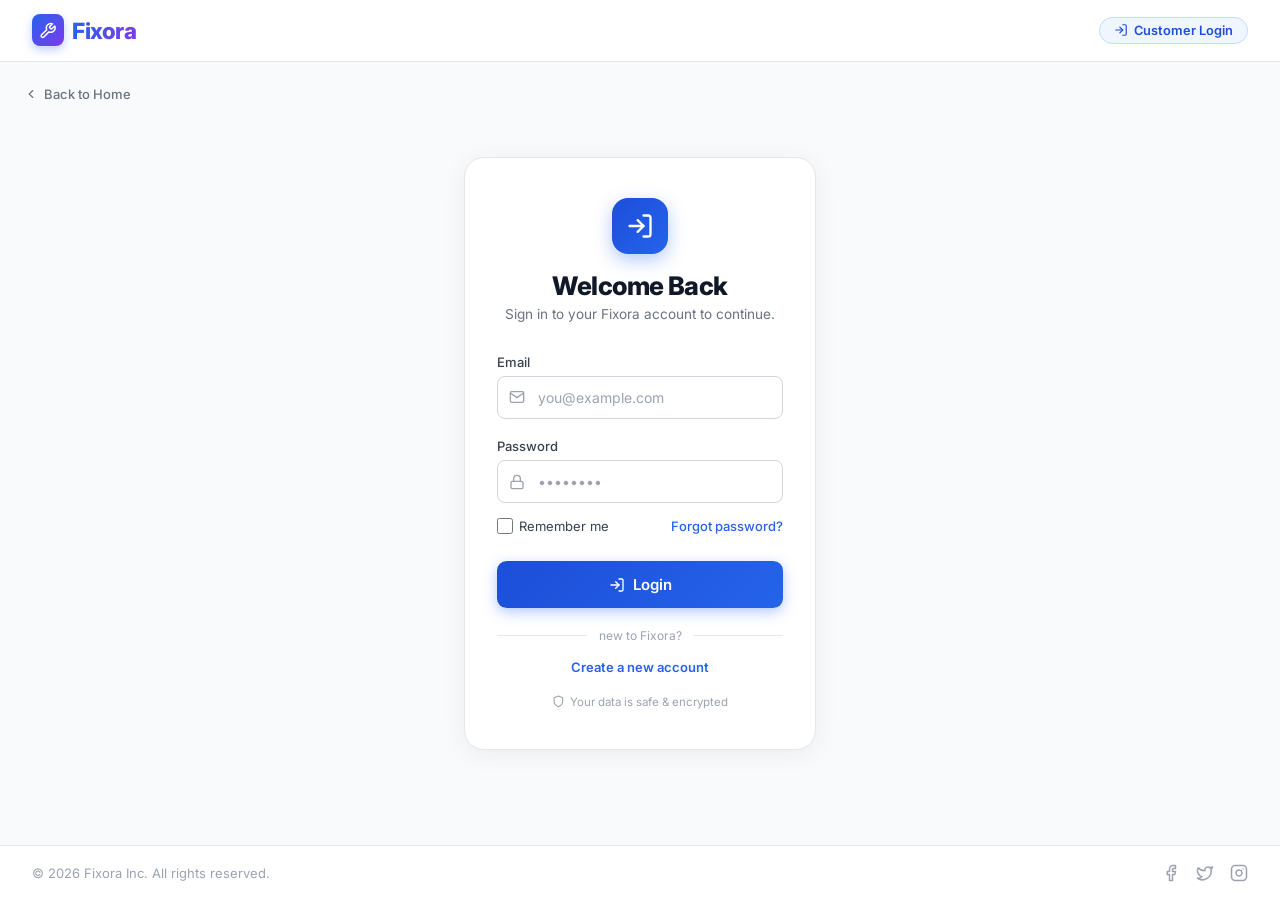
<file: src/main/resources/templates/login.html>
<!DOCTYPE html>
<html lang="en">
<head>
  <meta charset="UTF-8" />
  <meta name="viewport" content="width=device-width, initial-scale=1.0" />
  <title>Login — Fixora</title>
  <link href="https://fonts.googleapis.com/css2?family=Inter:wght@400;500;600;700;800&display=swap" rel="stylesheet" />
  <style>
    /* ── Reset ── */
    *, *::before, *::after { box-sizing: border-box; margin: 0; padding: 0; }
    body {
      font-family: 'Inter', -apple-system, BlinkMacSystemFont, sans-serif;
      background: #F9FAFB;
      color: #111827;
      min-height: 100vh;
      display: flex;
      flex-direction: column;
      -webkit-font-smoothing: antialiased;
    }
    a { text-decoration: none; color: inherit; }
    button { cursor: pointer; border: none; background: none; font-family: inherit; }

    /* ── Navbar ── */
    .navbar {
      background: rgba(255, 255, 255, 0.92);
      backdrop-filter: blur(12px);
      -webkit-backdrop-filter: blur(12px);
      border-bottom: 1px solid #E5E7EB;
      padding: 0.9rem 2rem;
      display: flex;
      align-items: center;
      justify-content: space-between;
      position: sticky;
      top: 0;
      z-index: 50;
    }

    .logo {
      display: flex;
      align-items: center;
      gap: 0.5rem;
      cursor: pointer;
    }

    .logo-icon {
      width: 2rem;
      height: 2rem;
      border-radius: 0.5rem;
      background: linear-gradient(135deg, #2563EB, #7C3AED);
      display: flex;
      align-items: center;
      justify-content: center;
      box-shadow: 0 4px 10px rgba(37, 99, 235, 0.3);
    }

    .logo-icon svg {
      width: 1.1rem;
      height: 1.1rem;
      stroke: #fff;
      fill: none;
      stroke-width: 2;
      stroke-linecap: round;
      stroke-linejoin: round;
    }

    .logo-text {
      font-size: 1.4rem;
      font-weight: 800;
      letter-spacing: -0.02em;
      background: linear-gradient(to right, #2563EB, #7C3AED);
      -webkit-background-clip: text;
      -webkit-text-fill-color: transparent;
      background-clip: text;
    }

    .nav-badge {
      display: flex;
      align-items: center;
      gap: 0.375rem;
      padding: 0.3rem 0.875rem;
      border-radius: 9999px;
      background: #EFF6FF;
      border: 1px solid #BFDBFE;
      font-size: 0.8rem;
      font-weight: 600;
      color: #1D4ED8;
    }

    .nav-badge svg {
      width: 0.875rem;
      height: 0.875rem;
      stroke: #1D4ED8;
      fill: none;
      stroke-width: 2;
      stroke-linecap: round;
      stroke-linejoin: round;
    }

    /* ── Main ── */
    main {
      flex: 1;
      display: flex;
      align-items: center;
      justify-content: center;
      padding: 3rem 1rem;
      position: relative;
    }

    /* ── Back Link ── */
    .back-link {
      display: flex;
      align-items: center;
      gap: 0.375rem;
      font-size: 0.8125rem;
      font-weight: 500;
      color: #6B7280;
      transition: color 0.2s;
      position: absolute;
      top: 1.5rem;
      left: 1.5rem;
    }

    .back-link:hover { color: #2563EB; }

    .back-link svg {
      width: 0.875rem;
      height: 0.875rem;
      stroke: currentColor;
      fill: none;
      stroke-width: 2;
      stroke-linecap: round;
      stroke-linejoin: round;
    }

    /* ── Auth Card ── */
    .auth-card {
      background: #fff;
      border: 1px solid #E5E7EB;
      border-radius: 1.25rem;
      padding: 2.5rem 2rem;
      width: 100%;
      max-width: 22rem;
      box-shadow: 0 4px 24px rgba(0, 0, 0, 0.06);
    }

    /* ── Card Header ── */
    .card-header {
      text-align: center;
      margin-bottom: 2rem;
    }

    .login-icon {
      width: 3.5rem;
      height: 3.5rem;
      border-radius: 1rem;
      background: linear-gradient(135deg, #1D4ED8, #2563EB);
      display: flex;
      align-items: center;
      justify-content: center;
      margin: 0 auto 1rem;
      box-shadow: 0 6px 18px rgba(37, 99, 235, 0.35);
    }

    .login-icon svg {
      width: 1.75rem;
      height: 1.75rem;
      stroke: #fff;
      fill: none;
      stroke-width: 2;
      stroke-linecap: round;
      stroke-linejoin: round;
    }

    .card-header h2 {
      font-size: 1.6rem;
      font-weight: 800;
      color: #111827;
      letter-spacing: -0.02em;
      margin-bottom: 0.3rem;
    }

    .card-header p {
      font-size: 0.85rem;
      color: #6B7280;
    }

    /* ── Form ── */
    .auth-form {
      display: flex;
      flex-direction: column;
      gap: 1.2rem;
    }

    .field-group {
      display: flex;
      flex-direction: column;
      gap: 0.375rem;
    }

    .field-group label {
      font-size: 0.8125rem;
      font-weight: 500;
      color: #374151;
    }

    .input-wrap {
      position: relative;
    }

    .input-icon {
      position: absolute;
      top: 50%;
      left: 0.75rem;
      transform: translateY(-50%);
      width: 1rem;
      height: 1rem;
      stroke: #9CA3AF;
      fill: none;
      stroke-width: 2;
      stroke-linecap: round;
      stroke-linejoin: round;
      pointer-events: none;
    }

    .input-wrap input {
      width: 100%;
      padding: 0.75rem 0.75rem 0.75rem 2.5rem;
      border: 1px solid #D1D5DB;
      border-radius: 0.5rem;
      font-size: 0.875rem;
      font-family: inherit;
      color: #111827;
      background: #fff;
      outline: none;
      transition: border-color 0.2s, box-shadow 0.2s;
    }

    .input-wrap input::placeholder { color: #9CA3AF; }

    .input-wrap input:focus {
      border-color: #2563EB;
      box-shadow: 0 0 0 3px rgba(37, 99, 235, 0.12);
    }

    /* ── Remember & Forgot row ── */
    .form-meta {
      display: flex;
      align-items: center;
      justify-content: space-between;
      margin-top: -0.25rem;
    }

    .checkbox-label {
      display: flex;
      align-items: center;
      gap: 0.4rem;
      font-size: 0.8125rem;
      color: #374151;
      cursor: pointer;
    }

    .checkbox-label input[type="checkbox"] {
      accent-color: #2563EB;
      width: 1rem;
      height: 1rem;
      cursor: pointer;
    }

    .forgot-link {
      font-size: 0.8125rem;
      font-weight: 500;
      color: #2563EB;
      transition: color 0.2s;
    }

    .forgot-link:hover { color: #1D4ED8; }

    /* ── Submit Button ── */
    .btn-submit {
      width: 100%;
      padding: 0.85rem 1rem;
      background: linear-gradient(135deg, #1D4ED8, #2563EB);
      color: #fff;
      border: none;
      border-radius: 0.6rem;
      font-size: 0.9375rem;
      font-weight: 600;
      font-family: inherit;
      cursor: pointer;
      display: flex;
      align-items: center;
      justify-content: center;
      gap: 0.5rem;
      box-shadow: 0 4px 14px rgba(37, 99, 235, 0.35);
      transition: opacity 0.2s, transform 0.2s;
      margin-top: 0.5rem;
    }

    .btn-submit:hover  { opacity: 0.9; transform: translateY(-1px); }
    .btn-submit:active { transform: translateY(0); }

    .btn-submit svg {
      width: 1rem;
      height: 1rem;
      stroke: #fff;
      fill: none;
      stroke-width: 2;
      stroke-linecap: round;
      stroke-linejoin: round;
    }

    /* ── Divider ── */
    .divider {
      display: flex;
      align-items: center;
      gap: 0.75rem;
      margin: 1.25rem 0 1rem;
    }

    .divider-line {
      flex: 1;
      height: 1px;
      background: #E5E7EB;
    }

    .divider span {
      font-size: 0.75rem;
      color: #9CA3AF;
      white-space: nowrap;
    }

    /* ── Auth Footer ── */
    .auth-footer {
      text-align: center;
      font-size: 0.8125rem;
      color: #6B7280;
    }

    .auth-footer a {
      font-weight: 600;
      color: #2563EB;
      transition: color 0.2s;
    }

    .auth-footer a:hover { color: #1D4ED8; }

    /* ── Secure Note ── */
    .secure-note {
      display: flex;
      align-items: center;
      justify-content: center;
      gap: 0.375rem;
      font-size: 0.72rem;
      color: #9CA3AF;
      margin-top: 1.25rem;
    }

    .secure-note svg {
      width: 0.8rem;
      height: 0.8rem;
      stroke: #9CA3AF;
      fill: none;
      stroke-width: 2;
      stroke-linecap: round;
      stroke-linejoin: round;
    }

    /* ── Footer ── */
    footer {
      background: #fff;
      border-top: 1px solid #E5E7EB;
      padding: 1.125rem 2rem;
      display: flex;
      align-items: center;
      justify-content: space-between;
      flex-wrap: wrap;
      gap: 0.75rem;
    }

    .footer-copy {
      font-size: 0.8125rem;
      color: #9CA3AF;
    }

    .footer-socials {
      display: flex;
      gap: 1rem;
    }

    .footer-socials svg {
      width: 1.125rem;
      height: 1.125rem;
      stroke: #9CA3AF;
      fill: none;
      stroke-width: 2;
      stroke-linecap: round;
      stroke-linejoin: round;
      cursor: pointer;
      transition: stroke 0.2s;
    }

    .footer-socials svg:hover { stroke: #2563EB; }

    /* ── Responsive ── */
    @media (max-width: 480px) {
      .navbar { padding: 0.875rem 1rem; }
      .auth-card { padding: 2rem 1.25rem; }
      footer { padding: 1rem; justify-content: center; text-align: center; }
      .back-link { top: 1rem; left: 1rem; }
    }
  </style>
</head>
<body>

  <!-- ── Navbar ── -->
  <nav class="navbar">
    <a class="logo" href="/">
      <div class="logo-icon">
        <!-- Wrench icon -->
        <svg viewBox="0 0 24 24">
          <path d="M14.7 6.3a1 1 0 0 0 0 1.4l1.6 1.6a1 1 0 0 0 1.4 0l3.77-3.77a6 6 0 0 1-7.94 7.94l-6.91 6.91a2.12 2.12 0 0 1-3-3l6.91-6.91a6 6 0 0 1 7.94-7.94l-3.76 3.76z"/>
        </svg>
      </div>
      <span class="logo-text">Fixora</span>
    </a>

    <div class="nav-badge">
      <!-- LogIn icon -->
      <svg viewBox="0 0 24 24">
        <path d="M15 3h4a2 2 0 0 1 2 2v14a2 2 0 0 1-2 2h-4"/>
        <polyline points="10 17 15 12 10 7"/>
        <line x1="15" y1="12" x2="3" y2="12"/>
      </svg>
      Customer Login
    </div>
  </nav>

  <!-- ── Main ── -->
  <main>

    <!-- Back to Home -->
    <a class="back-link" href="/">
      <svg viewBox="0 0 24 24"><polyline points="15 18 9 12 15 6"/></svg>
      Back to Home
    </a>

    <div class="auth-card">

      <!-- Card Header -->
      <div class="card-header">
        <div class="login-icon">
          <!-- LogIn icon -->
          <svg viewBox="0 0 24 24">
            <path d="M15 3h4a2 2 0 0 1 2 2v14a2 2 0 0 1-2 2h-4"/>
            <polyline points="10 17 15 12 10 7"/>
            <line x1="15" y1="12" x2="3" y2="12"/>
          </svg>
        </div>
        <h2>Welcome Back</h2>
        <p>Sign in to your Fixora account to continue.</p>
      </div>

      <!-- Form — action & method preserved exactly -->
      <form class="auth-form" action="/login" method="post">

        <div class="field-group">
          <label for="email">Email</label>
          <div class="input-wrap">
            <!-- Mail icon -->
            <svg class="input-icon" viewBox="0 0 24 24">
              <path d="M4 4h16c1.1 0 2 .9 2 2v12c0 1.1-.9 2-2 2H4c-1.1 0-2-.9-2-2V6c0-1.1.9-2 2-2z"/>
              <polyline points="22,6 12,13 2,6"/>
            </svg>
            <input
              type="email"
              id="email"
              name="email"
              placeholder="you@example.com"
              required
            />
          </div>
        </div>

        <div class="field-group">
          <label for="password">Password</label>
          <div class="input-wrap">
            <!-- Lock icon -->
            <svg class="input-icon" viewBox="0 0 24 24">
              <rect x="3" y="11" width="18" height="11" rx="2" ry="2"/>
              <path d="M7 11V7a5 5 0 0 1 10 0v4"/>
            </svg>
            <input
              type="password"
              id="password"
              name="password"
              placeholder="••••••••"
              required
            />
          </div>
        </div>

        <!-- Remember me & Forgot password -->
        <div class="form-meta">
          <label class="checkbox-label">
            <input type="checkbox" name="remember-me" />
            Remember me
          </label>
          <a class="forgot-link" href="/forgot-password">Forgot password?</a>
        </div>

        <!-- Submit — preserves original btn-primary full-btn intent -->
        <button type="submit" class="btn-submit">
          <!-- LogIn icon -->
          <svg viewBox="0 0 24 24">
            <path d="M15 3h4a2 2 0 0 1 2 2v14a2 2 0 0 1-2 2h-4"/>
            <polyline points="10 17 15 12 10 7"/>
            <line x1="15" y1="12" x2="3" y2="12"/>
          </svg>
          Login
        </button>

      </form>

      <!-- Divider -->
      <div class="divider">
        <div class="divider-line"></div>
        <span>new to Fixora?</span>
        <div class="divider-line"></div>
      </div>

      <!-- Auth Footer — href preserved exactly -->
      <div class="auth-footer">
        <a href="/user/register">Create a new account</a>
      </div>

      <!-- Secure note -->
      <div class="secure-note">
        <svg viewBox="0 0 24 24">
          <path d="M12 22s8-4 8-10V5l-8-3-8 3v7c0 6 8 10 8 10z"/>
        </svg>
        Your data is safe &amp; encrypted
      </div>

    </div>
  </main>

  <!-- ── Footer ── -->
  <footer>
    <span class="footer-copy">© <script>document.write(new Date().getFullYear())</script> Fixora Inc. All rights reserved.</span>
    <div class="footer-socials">
      <!-- Facebook -->
      <svg viewBox="0 0 24 24" title="Facebook">
        <path d="M18 2h-3a5 5 0 0 0-5 5v3H7v4h3v8h4v-8h3l1-4h-4V7a1 1 0 0 1 1-1h3z"/>
      </svg>
      <!-- Twitter -->
      <svg viewBox="0 0 24 24" title="Twitter">
        <path d="M22 4s-.7 2.1-2 3.4c1.6 10-9.4 17.3-18 11.6 2.2.1 4.4-.6 6-2C3 15.5.5 9.6 3 5c2.2 2.6 5.6 4.1 9 4-.9-4.2 4-6.6 7-3.8 1.1 0 3-1.2 3-1.2z"/>
      </svg>
      <!-- Instagram -->
      <svg viewBox="0 0 24 24" title="Instagram">
        <rect x="2" y="2" width="20" height="20" rx="5" ry="5"/>
        <path d="M16 11.37A4 4 0 1 1 12.63 8 4 4 0 0 1 16 11.37z"/>
        <line x1="17.5" y1="6.5" x2="17.51" y2="6.5"/>
      </svg>
    </div>
  </footer>

</body>
</html>
</file>
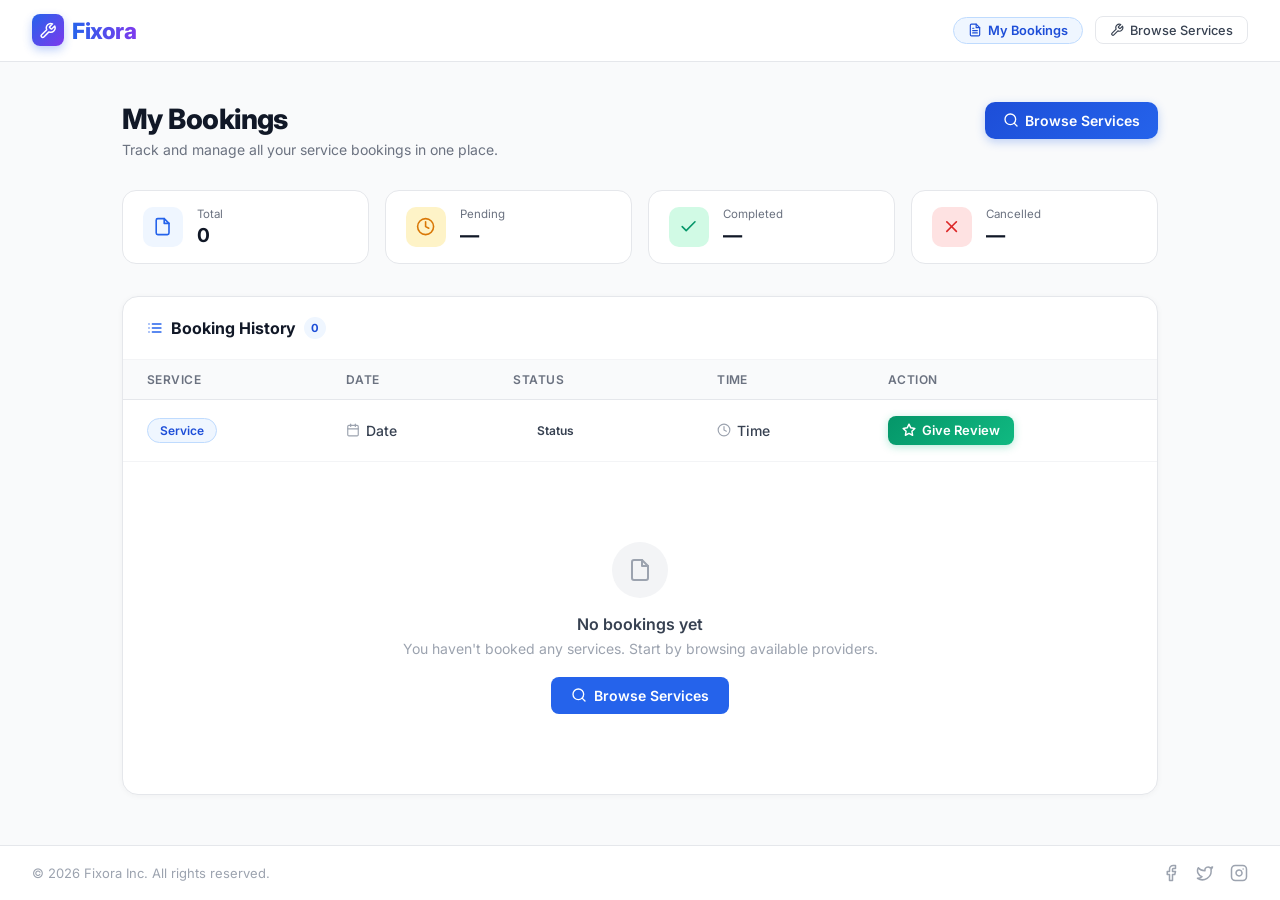
<file: src/main/resources/templates/my-bookings.html>
<!DOCTYPE html>
<html lang="en" xmlns:th="http://www.thymeleaf.org">
<head>
  <meta charset="UTF-8" />
  <meta name="viewport" content="width=device-width, initial-scale=1.0" />
  <title>My Bookings — Fixora</title>
  <link href="https://fonts.googleapis.com/css2?family=Inter:wght@400;500;600;700;800&display=swap" rel="stylesheet" />
  <style>
    /* ── Reset ── */
    *, *::before, *::after { box-sizing: border-box; margin: 0; padding: 0; }
    body {
      font-family: 'Inter', -apple-system, BlinkMacSystemFont, sans-serif;
      background: #F9FAFB;
      color: #111827;
      min-height: 100vh;
      display: flex;
      flex-direction: column;
      -webkit-font-smoothing: antialiased;
    }
    a { text-decoration: none; color: inherit; }
    button { cursor: pointer; border: none; background: none; font-family: inherit; }

    /* ── Navbar ── */
    .navbar {
      background: rgba(255, 255, 255, 0.92);
      backdrop-filter: blur(12px);
      -webkit-backdrop-filter: blur(12px);
      border-bottom: 1px solid #E5E7EB;
      padding: 0.9rem 2rem;
      display: flex;
      align-items: center;
      justify-content: space-between;
      position: sticky;
      top: 0;
      z-index: 50;
    }

    .logo {
      display: flex;
      align-items: center;
      gap: 0.5rem;
      cursor: pointer;
    }

    .logo-icon {
      width: 2rem;
      height: 2rem;
      border-radius: 0.5rem;
      background: linear-gradient(135deg, #2563EB, #7C3AED);
      display: flex;
      align-items: center;
      justify-content: center;
      box-shadow: 0 4px 10px rgba(37, 99, 235, 0.3);
    }

    .logo-icon svg {
      width: 1.1rem;
      height: 1.1rem;
      stroke: #fff;
      fill: none;
      stroke-width: 2;
      stroke-linecap: round;
      stroke-linejoin: round;
    }

    .logo-text {
      font-size: 1.4rem;
      font-weight: 800;
      letter-spacing: -0.02em;
      background: linear-gradient(to right, #2563EB, #7C3AED);
      -webkit-background-clip: text;
      -webkit-text-fill-color: transparent;
      background-clip: text;
    }

    .nav-right {
      display: flex;
      align-items: center;
      gap: 0.75rem;
    }

    .nav-badge {
      display: flex;
      align-items: center;
      gap: 0.375rem;
      padding: 0.3rem 0.875rem;
      border-radius: 9999px;
      background: #EFF6FF;
      border: 1px solid #BFDBFE;
      font-size: 0.8rem;
      font-weight: 600;
      color: #1D4ED8;
    }

    .nav-badge svg {
      width: 0.875rem;
      height: 0.875rem;
      stroke: #1D4ED8;
      fill: none;
      stroke-width: 2;
      stroke-linecap: round;
      stroke-linejoin: round;
    }

    .nav-link {
      display: flex;
      align-items: center;
      gap: 0.375rem;
      padding: 0.35rem 0.875rem;
      border-radius: 0.5rem;
      border: 1px solid #E5E7EB;
      background: #fff;
      font-size: 0.8rem;
      font-weight: 500;
      color: #374151;
      transition: border-color 0.2s, color 0.2s, background 0.2s;
    }

    .nav-link:hover {
      border-color: #BFDBFE;
      color: #2563EB;
      background: #EFF6FF;
    }

    .nav-link svg {
      width: 0.875rem;
      height: 0.875rem;
      stroke: currentColor;
      fill: none;
      stroke-width: 2;
      stroke-linecap: round;
      stroke-linejoin: round;
    }

    /* ── Page Wrapper ── */
    .page-wrapper {
      flex: 1;
      max-width: 1100px;
      width: 100%;
      margin: 0 auto;
      padding: 2.5rem 2rem;
    }

    /* ── Page Header ── */
    .page-header {
      display: flex;
      align-items: flex-start;
      justify-content: space-between;
      flex-wrap: wrap;
      gap: 1rem;
      margin-bottom: 2rem;
    }

    .page-title-group h1 {
      font-size: 1.75rem;
      font-weight: 800;
      color: #111827;
      letter-spacing: -0.02em;
      margin-bottom: 0.3rem;
    }

    .page-title-group p {
      font-size: 0.875rem;
      color: #6B7280;
    }

    .browse-btn {
      display: inline-flex;
      align-items: center;
      gap: 0.4rem;
      padding: 0.625rem 1.125rem;
      border-radius: 0.625rem;
      background: linear-gradient(135deg, #1D4ED8, #2563EB);
      color: #fff;
      font-size: 0.875rem;
      font-weight: 600;
      box-shadow: 0 3px 10px rgba(37, 99, 235, 0.28);
      transition: opacity 0.2s, transform 0.2s;
      white-space: nowrap;
    }

    .browse-btn:hover { opacity: 0.9; transform: translateY(-1px); }

    .browse-btn svg {
      width: 1rem;
      height: 1rem;
      stroke: #fff;
      fill: none;
      stroke-width: 2;
      stroke-linecap: round;
      stroke-linejoin: round;
    }

    /* ── Stats Strip ── */
    .stats-strip {
      display: grid;
      grid-template-columns: repeat(auto-fit, minmax(130px, 1fr));
      gap: 1rem;
      margin-bottom: 2rem;
    }

    .stat-card {
      background: #fff;
      border: 1px solid #E5E7EB;
      border-radius: 0.875rem;
      padding: 1rem 1.25rem;
      display: flex;
      align-items: center;
      gap: 0.875rem;
    }

    .stat-icon {
      width: 2.5rem;
      height: 2.5rem;
      border-radius: 0.625rem;
      display: flex;
      align-items: center;
      justify-content: center;
      flex-shrink: 0;
    }

    .stat-icon svg {
      width: 1.2rem;
      height: 1.2rem;
      fill: none;
      stroke-width: 2;
      stroke-linecap: round;
      stroke-linejoin: round;
    }

    .stat-icon.blue   { background: #EFF6FF; }
    .stat-icon.blue svg   { stroke: #2563EB; }
    .stat-icon.amber  { background: #FEF3C7; }
    .stat-icon.amber svg  { stroke: #D97706; }
    .stat-icon.green  { background: #D1FAE5; }
    .stat-icon.green svg  { stroke: #059669; }
    .stat-icon.red    { background: #FEE2E2; }
    .stat-icon.red svg    { stroke: #DC2626; }

    .stat-info {}
    .stat-label { font-size: 0.72rem; color: #6B7280; margin-bottom: 0.15rem; }
    .stat-value { font-size: 1.2rem; font-weight: 700; color: #111827; }

    /* ── Table Card ── */
    .table-card {
      background: #fff;
      border: 1px solid #E5E7EB;
      border-radius: 1rem;
      overflow: hidden;
      box-shadow: 0 1px 6px rgba(0, 0, 0, 0.04);
    }

    .table-card-header {
      display: flex;
      align-items: center;
      justify-content: space-between;
      padding: 1.25rem 1.5rem;
      border-bottom: 1px solid #F3F4F6;
      flex-wrap: wrap;
      gap: 0.75rem;
    }

    .table-card-header h2 {
      font-size: 1rem;
      font-weight: 700;
      color: #111827;
      display: flex;
      align-items: center;
      gap: 0.5rem;
    }

    .table-card-header h2 svg {
      width: 1rem;
      height: 1rem;
      stroke: #2563EB;
      fill: none;
      stroke-width: 2;
      stroke-linecap: round;
      stroke-linejoin: round;
    }

    .booking-count {
      display: inline-flex;
      align-items: center;
      justify-content: center;
      min-width: 1.375rem;
      height: 1.375rem;
      border-radius: 9999px;
      background: #EFF6FF;
      color: #1D4ED8;
      font-size: 0.7rem;
      font-weight: 700;
      padding: 0 0.4rem;
    }

    /* ── Table ── */
    .table-scroll {
      overflow-x: auto;
      -webkit-overflow-scrolling: touch;
    }

    table {
      width: 100%;
      border-collapse: collapse;
      font-size: 0.875rem;
      min-width: 600px;
    }

    thead tr {
      background: #F9FAFB;
      border-bottom: 1px solid #E5E7EB;
    }

    thead th {
      padding: 0.75rem 1.5rem;
      text-align: left;
      font-size: 0.75rem;
      font-weight: 600;
      color: #6B7280;
      text-transform: uppercase;
      letter-spacing: 0.04em;
      white-space: nowrap;
    }

    tbody tr {
      border-bottom: 1px solid #F3F4F6;
      transition: background 0.15s;
    }

    tbody tr:last-child { border-bottom: none; }
    tbody tr:hover { background: #FAFAFA; }

    tbody td {
      padding: 1rem 1.5rem;
      color: #374151;
      vertical-align: middle;
    }

    /* Service type cell */
    .service-badge {
      display: inline-flex;
      align-items: center;
      gap: 0.3rem;
      padding: 0.25rem 0.75rem;
      border-radius: 9999px;
      font-size: 0.75rem;
      font-weight: 600;
      background: #EFF6FF;
      color: #1D4ED8;
      border: 1px solid #BFDBFE;
      white-space: nowrap;
    }

    /* Date cell */
    .date-cell {
      display: flex;
      align-items: center;
      gap: 0.4rem;
      font-size: 0.875rem;
      color: #374151;
      font-weight: 500;
    }

    .date-cell svg {
      width: 0.875rem;
      height: 0.875rem;
      stroke: #9CA3AF;
      fill: none;
      stroke-width: 2;
      stroke-linecap: round;
      stroke-linejoin: round;
      flex-shrink: 0;
    }

    /* Time slot cell */
    .time-cell {
      display: flex;
      align-items: center;
      gap: 0.4rem;
      font-size: 0.875rem;
      color: #374151;
      font-weight: 500;
    }

    .time-cell svg {
      width: 0.875rem;
      height: 0.875rem;
      stroke: #9CA3AF;
      fill: none;
      stroke-width: 2;
      stroke-linecap: round;
      stroke-linejoin: round;
      flex-shrink: 0;
    }

    /* Status badges */
    .status-pill {
      display: inline-flex;
      align-items: center;
      gap: 0.3rem;
      padding: 0.25rem 0.75rem;
      border-radius: 9999px;
      font-size: 0.75rem;
      font-weight: 600;
      white-space: nowrap;
    }

    .status-pill .dot {
      width: 0.45rem;
      height: 0.45rem;
      border-radius: 50%;
      flex-shrink: 0;
    }

    /* Status: PENDING */
    .status-pending {
      background: #FEF3C7;
      color: #92400E;
      border: 1px solid #FDE68A;
    }
    .status-pending .dot { background: #D97706; }

    /* Status: CONFIRMED */
    .status-confirmed {
      background: #EFF6FF;
      color: #1D4ED8;
      border: 1px solid #BFDBFE;
    }
    .status-confirmed .dot { background: #2563EB; }

    /* Status: COMPLETED */
    .status-completed {
      background: #D1FAE5;
      color: #065F46;
      border: 1px solid #A7F3D0;
    }
    .status-completed .dot { background: #059669; }

    /* Status: CANCELLED */
    .status-cancelled {
      background: #FEE2E2;
      color: #991B1B;
      border: 1px solid #FECACA;
    }
    .status-cancelled .dot { background: #DC2626; }

    /* Fallback for any other status from th:text */
    .status-default {
      background: #F3F4F6;
      color: #374151;
      border: 1px solid #E5E7EB;
    }
    .status-default .dot { background: #9CA3AF; }

    /* Review button — shown only when status == COMPLETED */
    .btn-review {
      display: inline-flex;
      align-items: center;
      gap: 0.375rem;
      padding: 0.4rem 0.875rem;
      border-radius: 0.5rem;
      font-size: 0.8125rem;
      font-weight: 600;
      color: #fff;
      background: linear-gradient(135deg, #059669, #10B981);
      box-shadow: 0 2px 8px rgba(16, 185, 129, 0.3);
      transition: opacity 0.2s, transform 0.15s;
      white-space: nowrap;
    }

    .btn-review:hover { opacity: 0.9; transform: translateY(-1px); }
    .btn-review:active { transform: translateY(0); }

    .btn-review svg {
      width: 0.875rem;
      height: 0.875rem;
      stroke: #fff;
      fill: none;
      stroke-width: 2.5;
      stroke-linecap: round;
      stroke-linejoin: round;
    }

    /* ── Empty State ── */
    .empty-state {
      text-align: center;
      padding: 4rem 2rem;
    }

    .empty-icon {
      width: 3.5rem;
      height: 3.5rem;
      border-radius: 50%;
      background: #F3F4F6;
      display: flex;
      align-items: center;
      justify-content: center;
      margin: 0 auto 1rem;
    }

    .empty-icon svg {
      width: 1.5rem;
      height: 1.5rem;
      stroke: #9CA3AF;
      fill: none;
      stroke-width: 2;
      stroke-linecap: round;
      stroke-linejoin: round;
    }

    .empty-state h3 {
      font-size: 1rem;
      font-weight: 600;
      color: #374151;
      margin-bottom: 0.375rem;
    }

    .empty-state p {
      font-size: 0.875rem;
      color: #9CA3AF;
      margin-bottom: 1.25rem;
    }

    .empty-browse-btn {
      display: inline-flex;
      align-items: center;
      gap: 0.4rem;
      padding: 0.625rem 1.25rem;
      border-radius: 0.5rem;
      background: #2563EB;
      color: #fff;
      font-size: 0.875rem;
      font-weight: 600;
      transition: background 0.2s;
    }

    .empty-browse-btn:hover { background: #1D4ED8; }

    .empty-browse-btn svg {
      width: 1rem;
      height: 1rem;
      stroke: #fff;
      fill: none;
      stroke-width: 2;
      stroke-linecap: round;
      stroke-linejoin: round;
    }

    /* ── Footer ── */
    footer {
      background: #fff;
      border-top: 1px solid #E5E7EB;
      padding: 1.125rem 2rem;
      display: flex;
      align-items: center;
      justify-content: space-between;
      flex-wrap: wrap;
      gap: 0.75rem;
    }

    .footer-copy { font-size: 0.8125rem; color: #9CA3AF; }

    .footer-socials { display: flex; gap: 1rem; }

    .footer-socials svg {
      width: 1.125rem;
      height: 1.125rem;
      stroke: #9CA3AF;
      fill: none;
      stroke-width: 2;
      stroke-linecap: round;
      stroke-linejoin: round;
      cursor: pointer;
      transition: stroke 0.2s;
    }

    .footer-socials svg:hover { stroke: #2563EB; }

    /* ── Responsive ── */
    @media (max-width: 640px) {
      .navbar { padding: 0.875rem 1rem; }
      .page-wrapper { padding: 1.5rem 1rem; }
      .page-header { flex-direction: column; }
      footer { padding: 1rem; justify-content: center; text-align: center; }
      .nav-badge { display: none; }
    }
  </style>
</head>
<body>

  <!-- ── Navbar ── -->
  <nav class="navbar">
    <a class="logo" href="/">
      <div class="logo-icon">
        <svg viewBox="0 0 24 24">
          <path d="M14.7 6.3a1 1 0 0 0 0 1.4l1.6 1.6a1 1 0 0 0 1.4 0l3.77-3.77a6 6 0 0 1-7.94 7.94l-6.91 6.91a2.12 2.12 0 0 1-3-3l6.91-6.91a6 6 0 0 1 7.94-7.94l-3.76 3.76z"/>
        </svg>
      </div>
      <span class="logo-text">Fixora</span>
    </a>

    <div class="nav-right">
      <div class="nav-badge">
        <!-- Clipboard icon -->
        <svg viewBox="0 0 24 24">
          <path d="M14 2H6a2 2 0 0 0-2 2v16a2 2 0 0 0 2 2h12a2 2 0 0 0 2-2V8z"/>
          <polyline points="14 2 14 8 20 8"/>
          <line x1="16" y1="13" x2="8" y2="13"/>
          <line x1="16" y1="17" x2="8" y2="17"/>
          <polyline points="10 9 9 9 8 9"/>
        </svg>
        My Bookings
      </div>
      <a class="nav-link" href="/services">
        <svg viewBox="0 0 24 24">
          <path d="M14.7 6.3a1 1 0 0 0 0 1.4l1.6 1.6a1 1 0 0 0 1.4 0l3.77-3.77a6 6 0 0 1-7.94 7.94l-6.91 6.91a2.12 2.12 0 0 1-3-3l6.91-6.91a6 6 0 0 1 7.94-7.94l-3.76 3.76z"/>
        </svg>
        Browse Services
      </a>
    </div>
  </nav>

  <!-- ── Page Content ── -->
  <div class="page-wrapper">

    <!-- Page Header -->
    <div class="page-header">
      <div class="page-title-group">
        <h1>My Bookings</h1>
        <p>Track and manage all your service bookings in one place.</p>
      </div>
      <a href="/services" class="browse-btn">
        <svg viewBox="0 0 24 24">
          <circle cx="11" cy="11" r="8"/>
          <line x1="21" y1="21" x2="16.65" y2="16.65"/>
        </svg>
        Browse Services
      </a>
    </div>

    <!-- Stats Strip -->
    <div class="stats-strip">
      <div class="stat-card">
        <div class="stat-icon blue">
          <svg viewBox="0 0 24 24">
            <path d="M14 2H6a2 2 0 0 0-2 2v16a2 2 0 0 0 2 2h12a2 2 0 0 0 2-2V8z"/>
            <polyline points="14 2 14 8 20 8"/>
          </svg>
        </div>
        <div class="stat-info">
          <p class="stat-label">Total</p>
          <p class="stat-value" th:text="${#lists.size(bookings)}">0</p>
        </div>
      </div>
      <div class="stat-card">
        <div class="stat-icon amber">
          <svg viewBox="0 0 24 24">
            <circle cx="12" cy="12" r="10"/>
            <polyline points="12 6 12 12 16 14"/>
          </svg>
        </div>
        <div class="stat-info">
          <p class="stat-label">Pending</p>
          <p class="stat-value">—</p>
        </div>
      </div>
      <div class="stat-card">
        <div class="stat-icon green">
          <svg viewBox="0 0 24 24">
            <polyline points="20 6 9 17 4 12"/>
          </svg>
        </div>
        <div class="stat-info">
          <p class="stat-label">Completed</p>
          <p class="stat-value">—</p>
        </div>
      </div>
      <div class="stat-card">
        <div class="stat-icon red">
          <svg viewBox="0 0 24 24">
            <line x1="18" y1="6" x2="6" y2="18"/>
            <line x1="6" y1="6" x2="18" y2="18"/>
          </svg>
        </div>
        <div class="stat-info">
          <p class="stat-label">Cancelled</p>
          <p class="stat-value">—</p>
        </div>
      </div>
    </div>

    <!-- Table Card -->
    <div class="table-card">
      <div class="table-card-header">
        <h2>
          <svg viewBox="0 0 24 24">
            <line x1="8" y1="6" x2="21" y2="6"/>
            <line x1="8" y1="12" x2="21" y2="12"/>
            <line x1="8" y1="18" x2="21" y2="18"/>
            <line x1="3" y1="6" x2="3.01" y2="6"/>
            <line x1="3" y1="12" x2="3.01" y2="12"/>
            <line x1="3" y1="18" x2="3.01" y2="18"/>
          </svg>
          Booking History
          <span class="booking-count" th:text="${#lists.size(bookings)}">0</span>
        </h2>
      </div>

      <div class="table-scroll">
        <table>
          <thead>
            <tr>
              <th>Service</th>
              <th>Date</th>
              <th>Status</th>
              <th>Time</th>
              <th>Action</th>
            </tr>
          </thead>
          <tbody>

            <!-- ── Thymeleaf loop — all th: attributes preserved exactly ── -->
            <tr th:each="booking : ${bookings}">

              <!-- Service Type — th:text preserved exactly -->
              <td>
                <span class="service-badge" th:text="${booking.serviceType}">Service</span>
              </td>

              <!-- Booking Date — th:text preserved exactly -->
              <td>
                <div class="date-cell">
                  <svg viewBox="0 0 24 24">
                    <rect x="3" y="4" width="18" height="18" rx="2" ry="2"/>
                    <line x1="16" y1="2" x2="16" y2="6"/>
                    <line x1="8" y1="2" x2="8" y2="6"/>
                    <line x1="3" y1="10" x2="21" y2="10"/>
                  </svg>
                  <span th:text="${booking.bookingDate}">Date</span>
                </div>
              </td>

              <!-- Status — th:text preserved exactly, styled pill applied via th:class -->
              <td>
                <span class="status-pill"
                  th:classappend="${booking.status == 'PENDING'} ? 'status-pending' :
                                  (${booking.status == 'CONFIRMED'} ? 'status-confirmed' :
                                  (${booking.status == 'COMPLETED'} ? 'status-completed' :
                                  (${booking.status == 'CANCELLED'} ? 'status-cancelled' : 'status-default')))">
                  <span class="dot"></span>
                  <span th:text="${booking.status}">Status</span>
                </span>
              </td>

              <!-- Time Slot — th:text preserved exactly -->
              <td>
                <div class="time-cell">
                  <svg viewBox="0 0 24 24">
                    <circle cx="12" cy="12" r="10"/>
                    <polyline points="12 6 12 12 16 14"/>
                  </svg>
                  <span th:text="${booking.timeSlot}">Time</span>
                </div>
              </td>

              <!-- Action — th:if and th:href preserved exactly -->
              <td>
                <span th:if="${booking.status == 'COMPLETED'}">
                  <a th:href="@{/review/{id}(id=${booking.partnerId})}" class="btn-review">
                    <svg viewBox="0 0 24 24">
                      <polygon points="12 2 15.09 8.26 22 9.27 17 14.14 18.18 21.02 12 17.77 5.82 21.02 7 14.14 2 9.27 8.91 8.26 12 2"/>
                    </svg>
                    Give Review
                  </a>
                </span>
              </td>

            </tr>
            <!-- ── End Thymeleaf loop ── -->

            <!-- Empty state row when no bookings exist -->
            <tr th:if="${#lists.isEmpty(bookings)}">
              <td colspan="5">
                <div class="empty-state">
                  <div class="empty-icon">
                    <svg viewBox="0 0 24 24">
                      <path d="M14 2H6a2 2 0 0 0-2 2v16a2 2 0 0 0 2 2h12a2 2 0 0 0 2-2V8z"/>
                      <polyline points="14 2 14 8 20 8"/>
                    </svg>
                  </div>
                  <h3>No bookings yet</h3>
                  <p>You haven't booked any services. Start by browsing available providers.</p>
                  <a href="/services" class="empty-browse-btn">
                    <svg viewBox="0 0 24 24">
                      <circle cx="11" cy="11" r="8"/>
                      <line x1="21" y1="21" x2="16.65" y2="16.65"/>
                    </svg>
                    Browse Services
                  </a>
                </div>
              </td>
            </tr>

          </tbody>
        </table>
      </div>
    </div>

  </div><!-- end .page-wrapper -->

  <!-- ── Footer ── -->
  <footer>
    <span class="footer-copy">© <script>document.write(new Date().getFullYear())</script> Fixora Inc. All rights reserved.</span>
    <div class="footer-socials">
      <svg viewBox="0 0 24 24" title="Facebook">
        <path d="M18 2h-3a5 5 0 0 0-5 5v3H7v4h3v8h4v-8h3l1-4h-4V7a1 1 0 0 1 1-1h3z"/>
      </svg>
      <svg viewBox="0 0 24 24" title="Twitter">
        <path d="M22 4s-.7 2.1-2 3.4c1.6 10-9.4 17.3-18 11.6 2.2.1 4.4-.6 6-2C3 15.5.5 9.6 3 5c2.2 2.6 5.6 4.1 9 4-.9-4.2 4-6.6 7-3.8 1.1 0 3-1.2 3-1.2z"/>
      </svg>
      <svg viewBox="0 0 24 24" title="Instagram">
        <rect x="2" y="2" width="20" height="20" rx="5" ry="5"/>
        <path d="M16 11.37A4 4 0 1 1 12.63 8 4 4 0 0 1 16 11.37z"/>
        <line x1="17.5" y1="6.5" x2="17.51" y2="6.5"/>
      </svg>
    </div>
  </footer>

</body>
</html>
</file>
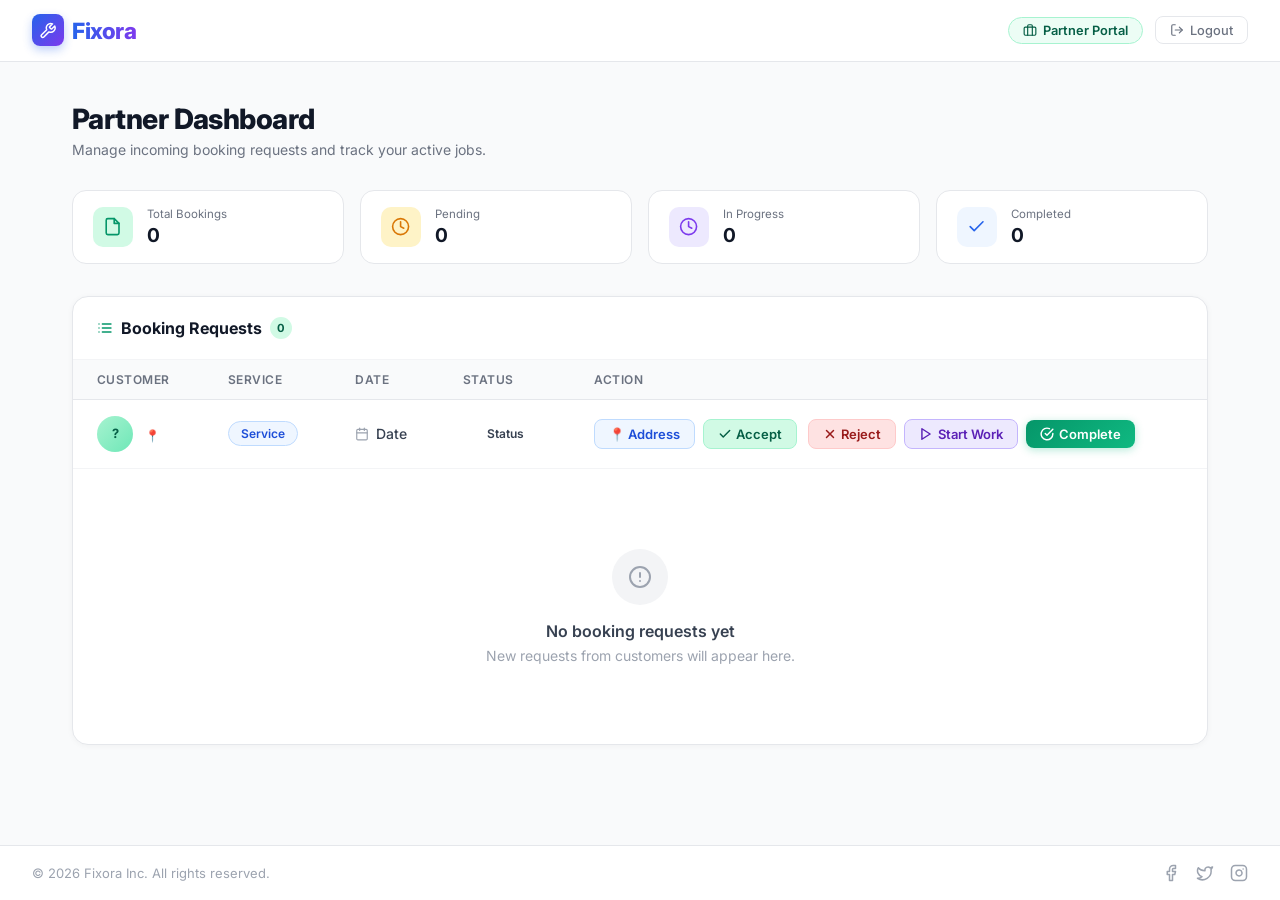
<file: src/main/resources/templates/partner-dashboard.html>
<!DOCTYPE html>
<html lang="en" xmlns:th="http://www.thymeleaf.org">
<head>
<meta charset="UTF-8" />
<meta name="viewport" content="width=device-width, initial-scale=1.0" />
<title>Partner Dashboard — Fixora</title>
<link
	href="https://fonts.googleapis.com/css2?family=Inter:wght@400;500;600;700;800&display=swap"
	rel="stylesheet" />
<style>
/* ── Reset ── */
*, *::before, *::after {
	box-sizing: border-box;
	margin: 0;
	padding: 0;
}

body {
	font-family: 'Inter', -apple-system, BlinkMacSystemFont, sans-serif;
	background: #F9FAFB;
	color: #111827;
	min-height: 100vh;
	display: flex;
	flex-direction: column;
	-webkit-font-smoothing: antialiased;
}

a {
	text-decoration: none;
	color: inherit;
}

button {
	cursor: pointer;
	border: none;
	background: none;
	font-family: inherit;
}

/* ── Navbar ── */
.navbar {
	background: rgba(255, 255, 255, 0.92);
	backdrop-filter: blur(12px);
	-webkit-backdrop-filter: blur(12px);
	border-bottom: 1px solid #E5E7EB;
	padding: 0.9rem 2rem;
	display: flex;
	align-items: center;
	justify-content: space-between;
	position: sticky;
	top: 0;
	z-index: 50;
}

.logo {
	display: flex;
	align-items: center;
	gap: 0.5rem;
	cursor: pointer;
}

.logo-icon {
	width: 2rem;
	height: 2rem;
	border-radius: 0.5rem;
	background: linear-gradient(135deg, #2563EB, #7C3AED);
	display: flex;
	align-items: center;
	justify-content: center;
	box-shadow: 0 4px 10px rgba(37, 99, 235, 0.3);
}

.logo-icon svg {
	width: 1.1rem;
	height: 1.1rem;
	stroke: #fff;
	fill: none;
	stroke-width: 2;
	stroke-linecap: round;
	stroke-linejoin: round;
}

.logo-text {
	font-size: 1.4rem;
	font-weight: 800;
	letter-spacing: -0.02em;
	background: linear-gradient(to right, #2563EB, #7C3AED);
	-webkit-background-clip: text;
	-webkit-text-fill-color: transparent;
	background-clip: text;
}

.nav-right {
	display: flex;
	align-items: center;
	gap: 0.75rem;
}

.nav-badge {
	display: flex;
	align-items: center;
	gap: 0.375rem;
	padding: 0.3rem 0.875rem;
	border-radius: 9999px;
	background: #ECFDF5;
	border: 1px solid #A7F3D0;
	font-size: 0.8rem;
	font-weight: 600;
	color: #065F46;
}

.nav-badge svg {
	width: 0.875rem;
	height: 0.875rem;
	stroke: #065F46;
	fill: none;
	stroke-width: 2;
	stroke-linecap: round;
	stroke-linejoin: round;
}

.nav-logout {
	display: flex;
	align-items: center;
	gap: 0.375rem;
	padding: 0.35rem 0.875rem;
	border-radius: 0.5rem;
	border: 1px solid #E5E7EB;
	background: #fff;
	font-size: 0.8rem;
	font-weight: 500;
	color: #6B7280;
	transition: border-color 0.2s, color 0.2s;
}

.nav-logout:hover {
	border-color: #FCA5A5;
	color: #EF4444;
}

.nav-logout svg {
	width: 0.875rem;
	height: 0.875rem;
	stroke: currentColor;
	fill: none;
	stroke-width: 2;
	stroke-linecap: round;
	stroke-linejoin: round;
}

/* ── Page Wrapper ── */
.page-wrapper {
	flex: 1;
	max-width: 1200px;
	width: 100%;
	margin: 0 auto;
	padding: 2.5rem 2rem;
}

/* ── Page Header ── */
.page-header {
	display: flex;
	align-items: flex-start;
	justify-content: space-between;
	flex-wrap: wrap;
	gap: 1rem;
	margin-bottom: 2rem;
}

.page-title-group h1 {
	font-size: 1.75rem;
	font-weight: 800;
	color: #111827;
	letter-spacing: -0.02em;
	margin-bottom: 0.3rem;
}

.page-title-group p {
	font-size: 0.875rem;
	color: #6B7280;
}

/* ── Stats Strip ── */
.stats-strip {
	display: grid;
	grid-template-columns: repeat(auto-fit, minmax(130px, 1fr));
	gap: 1rem;
	margin-bottom: 2rem;
}

.stat-card {
	background: #fff;
	border: 1px solid #E5E7EB;
	border-radius: 0.875rem;
	padding: 1rem 1.25rem;
	display: flex;
	align-items: center;
	gap: 0.875rem;
}

.stat-icon {
	width: 2.5rem;
	height: 2.5rem;
	border-radius: 0.625rem;
	display: flex;
	align-items: center;
	justify-content: center;
	flex-shrink: 0;
}

.stat-icon svg {
	width: 1.2rem;
	height: 1.2rem;
	fill: none;
	stroke-width: 2;
	stroke-linecap: round;
	stroke-linejoin: round;
}

.stat-icon.green {
	background: #D1FAE5;
}

.stat-icon.green svg {
	stroke: #059669;
}

.stat-icon.amber {
	background: #FEF3C7;
}

.stat-icon.amber svg {
	stroke: #D97706;
}

.stat-icon.blue {
	background: #EFF6FF;
}

.stat-icon.blue svg {
	stroke: #2563EB;
}

.stat-icon.violet {
	background: #EDE9FE;
}

.stat-icon.violet svg {
	stroke: #7C3AED;
}

.stat-label {
	font-size: 0.72rem;
	color: #6B7280;
	margin-bottom: 0.15rem;
}

.stat-value {
	font-size: 1.2rem;
	font-weight: 700;
	color: #111827;
}

/* ── Table Card ── */
.table-card {
	background: #fff;
	border: 1px solid #E5E7EB;
	border-radius: 1rem;
	overflow: hidden;
	box-shadow: 0 1px 6px rgba(0, 0, 0, 0.04);
}

.table-card-header {
	display: flex;
	align-items: center;
	justify-content: space-between;
	padding: 1.25rem 1.5rem;
	border-bottom: 1px solid #F3F4F6;
	flex-wrap: wrap;
	gap: 0.75rem;
}

.table-card-header h2 {
	font-size: 1rem;
	font-weight: 700;
	color: #111827;
	display: flex;
	align-items: center;
	gap: 0.5rem;
}

.table-card-header h2 svg {
	width: 1rem;
	height: 1rem;
	stroke: #059669;
	fill: none;
	stroke-width: 2;
	stroke-linecap: round;
	stroke-linejoin: round;
}

.booking-count {
	display: inline-flex;
	align-items: center;
	justify-content: center;
	min-width: 1.375rem;
	height: 1.375rem;
	border-radius: 9999px;
	background: #D1FAE5;
	color: #065F46;
	font-size: 0.7rem;
	font-weight: 700;
	padding: 0 0.4rem;
}

/* ── Table ── */
.table-scroll {
	overflow-x: auto;
	-webkit-overflow-scrolling: touch;
}

table {
	width: 100%;
	border-collapse: collapse;
	font-size: 0.875rem;
	min-width: 640px;
}

thead tr {
	background: #F9FAFB;
	border-bottom: 1px solid #E5E7EB;
}

thead th {
	padding: 0.75rem 1.5rem;
	text-align: left;
	font-size: 0.75rem;
	font-weight: 600;
	color: #6B7280;
	text-transform: uppercase;
	letter-spacing: 0.04em;
	white-space: nowrap;
}

tbody tr {
	border-bottom: 1px solid #F3F4F6;
	transition: background 0.15s;
}

tbody tr:last-child {
	border-bottom: none;
}

tbody tr:hover {
	background: #FAFAFA;
}

tbody td {
	padding: 1rem 1.5rem;
	color: #374151;
	vertical-align: middle;
}

/* Customer cell */
.customer-cell {
	display: flex;
	align-items: center;
	gap: 0.75rem;
}

.customer-avatar {
	width: 2.25rem;
	height: 2.25rem;
	border-radius: 50%;
	background: linear-gradient(135deg, #A7F3D0, #6EE7B7);
	display: flex;
	align-items: center;
	justify-content: center;
	font-size: 0.8rem;
	font-weight: 700;
	color: #065F46;
	flex-shrink: 0;
	text-transform: uppercase;
}

.customer-name {
	font-weight: 600;
	color: #111827;
	font-size: 0.875rem;
}

/* Service badge */
.service-badge {
	display: inline-flex;
	align-items: center;
	gap: 0.3rem;
	padding: 0.25rem 0.75rem;
	border-radius: 9999px;
	font-size: 0.75rem;
	font-weight: 600;
	background: #EFF6FF;
	color: #1D4ED8;
	border: 1px solid #BFDBFE;
	white-space: nowrap;
}

/* Date cell */
.date-cell {
	display: flex;
	align-items: center;
	gap: 0.4rem;
	font-size: 0.875rem;
	color: #374151;
	font-weight: 500;
}

.date-cell svg {
	width: 0.875rem;
	height: 0.875rem;
	stroke: #9CA3AF;
	fill: none;
	stroke-width: 2;
	stroke-linecap: round;
	stroke-linejoin: round;
	flex-shrink: 0;
}

/* ── Status Pills ── */
.status-pill {
	display: inline-flex;
	align-items: center;
	gap: 0.3rem;
	padding: 0.25rem 0.75rem;
	border-radius: 9999px;
	font-size: 0.75rem;
	font-weight: 600;
	white-space: nowrap;
}

.status-pill .dot {
	width: 0.45rem;
	height: 0.45rem;
	border-radius: 50%;
	flex-shrink: 0;
}

.status-pending {
	background: #FEF3C7;
	color: #92400E;
	border: 1px solid #FDE68A;
}

.status-pending .dot {
	background: #D97706;
}

.status-confirmed {
	background: #EFF6FF;
	color: #1D4ED8;
	border: 1px solid #BFDBFE;
}

.status-confirmed .dot {
	background: #2563EB;
}

.status-in-progress {
	background: #FDF4FF;
	color: #6B21A8;
	border: 1px solid #E9D5FF;
}

.status-in-progress .dot {
	background: #9333EA;
}

.status-completed {
	background: #D1FAE5;
	color: #065F46;
	border: 1px solid #A7F3D0;
}

.status-completed .dot {
	background: #059669;
}

.status-cancelled {
	background: #FEE2E2;
	color: #991B1B;
	border: 1px solid #FECACA;
}

.status-cancelled .dot {
	background: #DC2626;
}

.status-default {
	background: #F3F4F6;
	color: #374151;
	border: 1px solid #E5E7EB;
}

.status-default .dot {
	background: #9CA3AF;
}

/* ── Action Buttons ── */
.action-cell {
	display: flex;
	align-items: center;
	gap: 0.5rem;
	flex-wrap: wrap;
}

.btn {
	display: inline-flex;
	align-items: center;
	gap: 0.3rem;
	padding: 0.4rem 0.875rem;
	border-radius: 0.5rem;
	font-size: 0.8125rem;
	font-weight: 600;
	font-family: inherit;
	cursor: pointer;
	transition: opacity 0.2s, transform 0.15s;
	white-space: nowrap;
}

.btn:hover {
	opacity: 0.88;
	transform: translateY(-1px);
}

.btn:active {
	transform: translateY(0);
}

.btn svg {
	width: 0.875rem;
	height: 0.875rem;
	fill: none;
	stroke-width: 2.5;
	stroke-linecap: round;
	stroke-linejoin: round;
}

/* Accept */
.btn-accept {
	background: #D1FAE5;
	color: #065F46;
	border: 1px solid #A7F3D0;
}

.btn-accept svg {
	stroke: #065F46;
}

.btn-accept:hover {
	background: #A7F3D0;
}

/* Reject */
.btn-reject {
	background: #FEE2E2;
	color: #991B1B;
	border: 1px solid #FECACA;
}

.btn-reject svg {
	stroke: #991B1B;
}

.btn-reject:hover {
	background: #FECACA;
}

/* Start Work */
.btn-start {
	background: #EDE9FE;
	color: #5B21B6;
	border: 1px solid #C4B5FD;
}

.btn-start svg {
	stroke: #5B21B6;
}

.btn-start:hover {
	background: #C4B5FD;
}

/* Complete */
.btn-complete {
	background: linear-gradient(135deg, #059669, #10B981);
	color: #fff;
	border: none;
	box-shadow: 0 2px 8px rgba(16, 185, 129, 0.3);
}

.btn-complete svg {
	stroke: #fff;
}

/* ── Empty State ── */
.empty-state {
	text-align: center;
	padding: 4rem 2rem;
}

.empty-icon {
	width: 3.5rem;
	height: 3.5rem;
	border-radius: 50%;
	background: #F3F4F6;
	display: flex;
	align-items: center;
	justify-content: center;
	margin: 0 auto 1rem;
}

.empty-icon svg {
	width: 1.5rem;
	height: 1.5rem;
	stroke: #9CA3AF;
	fill: none;
	stroke-width: 2;
	stroke-linecap: round;
	stroke-linejoin: round;
}

.empty-state h3 {
	font-size: 1rem;
	font-weight: 600;
	color: #374151;
	margin-bottom: 0.375rem;
}

.empty-state p {
	font-size: 0.875rem;
	color: #9CA3AF;
}

/* ── Footer ── */
footer {
	background: #fff;
	border-top: 1px solid #E5E7EB;
	padding: 1.125rem 2rem;
	display: flex;
	align-items: center;
	justify-content: space-between;
	flex-wrap: wrap;
	gap: 0.75rem;
}

.footer-copy {
	font-size: 0.8125rem;
	color: #9CA3AF;
}

.footer-socials {
	display: flex;
	gap: 1rem;
}

.footer-socials svg {
	width: 1.125rem;
	height: 1.125rem;
	stroke: #9CA3AF;
	fill: none;
	stroke-width: 2;
	stroke-linecap: round;
	stroke-linejoin: round;
	cursor: pointer;
	transition: stroke 0.2s;
}

.footer-socials svg:hover {
	stroke: #10B981;
}

/* ── Responsive ── */
@media ( max-width : 640px) {
	.navbar {
		padding: 0.875rem 1rem;
	}
	.page-wrapper {
		padding: 1.5rem 1rem;
	}
	.page-header {
		flex-direction: column;
	}
	footer {
		padding: 1rem;
		justify-content: center;
		text-align: center;
	}
	.nav-badge {
		display: none;
	}
}

.address-modal {
	display: none;
	position: fixed;
	z-index: 9999;
	inset: 0;
	background: rgba(0, 0, 0, 0.5);
}

.address-modal-content {
	background: white;
	width: 450px;
	max-width: 90%;
	margin: 100px auto;
	padding: 20px;
	border-radius: 12px;
	box-shadow: 0 10px 30px rgba(0, 0, 0, 0.2);
}

.close-modal {
	float: right;
	font-size: 24px;
	cursor: pointer;
}

.modal-overlay {
	display: none;
	position: fixed;
	top: 0;
	left: 0;
	width: 100%;
	height: 100%;
	background: rgba(0, 0, 0, 0.5);
	justify-content: center;
	align-items: center;
	z-index: 9999;
}

.modal-box {
	background: #fff;
	width: 450px;
	padding: 25px;
	border-radius: 20px;
	box-shadow: 0 10px 30px rgba(0, 0, 0, 0.2);
	position: relative;
}

.modal-box h3 {
	margin-bottom: 20px;
	color: #333;
}

.detail-row {
	margin-bottom: 15px;
	font-size: 15px;
}

.close-btn {
	position: absolute;
	top: 15px;
	right: 20px;
	font-size: 28px;
	cursor: pointer;
	color: red;
}
</style>
</head>
<body>

	<!-- ── Navbar ── -->
	<nav class="navbar">
		<a class="logo" href="/">
			<div class="logo-icon">
				<svg viewBox="0 0 24 24">
          <path
						d="M14.7 6.3a1 1 0 0 0 0 1.4l1.6 1.6a1 1 0 0 0 1.4 0l3.77-3.77a6 6 0 0 1-7.94 7.94l-6.91 6.91a2.12 2.12 0 0 1-3-3l6.91-6.91a6 6 0 0 1 7.94-7.94l-3.76 3.76z" />
        </svg>
			</div> <span class="logo-text">Fixora</span>
		</a>

		<div class="nav-right">
			<div class="nav-badge">
				<!-- Briefcase icon -->
				<svg viewBox="0 0 24 24">
          <rect x="2" y="7" width="20" height="14" rx="2" ry="2" />
          <path d="M16 21V5a2 2 0 0 0-2-2h-4a2 2 0 0 0-2 2v16" />
        </svg>
				Partner Portal
			</div>
			<a class="nav-logout" href="/partner/logout"> <svg
					viewBox="0 0 24 24">
          <path d="M9 21H5a2 2 0 0 1-2-2V5a2 2 0 0 1 2-2h4" />
          <polyline points="16 17 21 12 16 7" />
          <line x1="21" y1="12" x2="9" y2="12" />
        </svg> Logout
			</a>
		</div>
	</nav>

	<!-- ── Page Content ── -->
	<div class="page-wrapper">

		<!-- Page Header -->
		<div class="page-header">
			<div class="page-title-group">
				<h1>Partner Dashboard</h1>
				<p>Manage incoming booking requests and track your active jobs.</p>
			</div>
		</div>

		<!-- Stats Strip -->
		<div class="stats-strip">
			<div class="stat-card">
				<div class="stat-icon green">
					<svg viewBox="0 0 24 24">
            <path
							d="M14 2H6a2 2 0 0 0-2 2v16a2 2 0 0 0 2 2h12a2 2 0 0 0 2-2V8z" />
            <polyline points="14 2 14 8 20 8" />
          </svg>
				</div>
				<div>
					<p class="stat-label">Total Bookings</p>
					<p class="stat-value" th:text="${#lists.size(bookings)}">0</p>
				</div>
			</div>
			<div class="stat-card">
				<div class="stat-icon amber">
					<svg viewBox="0 0 24 24">
            <circle cx="12" cy="12" r="10" />
            <polyline points="12 6 12 12 16 14" />
          </svg>
				</div>
				<div>
					<p class="stat-label">Pending</p>
					<p class="stat-value" th:text="${pendingCount}">0</p>
				</div>
			</div>
			<div class="stat-card">
				<div class="stat-icon violet">
					<svg viewBox="0 0 24 24">
            <circle cx="12" cy="12" r="10" />
            <polyline points="12 6 12 12 16 14" />
          </svg>
				</div>
				<div>
					<p class="stat-label">In Progress</p>
					<p class="stat-value" th:text="${inProgressCount}">0</p>
				</div>
			</div>
			<div class="stat-card">
				<div class="stat-icon blue">
					<svg viewBox="0 0 24 24">
            <polyline points="20 6 9 17 4 12" />
          </svg>
				</div>
				<div>
					<p class="stat-label">Completed</p>
					<p class="stat-value" th:text="${completedCount}">0</p>
				</div>
			</div>
		</div>

		<!-- Table Card -->
		<div class="table-card">
			<div class="table-card-header">
				<h2>
					<svg viewBox="0 0 24 24">
            <line x1="8" y1="6" x2="21" y2="6" />
						<line x1="8" y1="12" x2="21" y2="12" />
            <line x1="8" y1="18" x2="21" y2="18" />
						<line x1="3" y1="6" x2="3.01" y2="6" />
            <line x1="3" y1="12" x2="3.01" y2="12" />
						<line x1="3" y1="18" x2="3.01" y2="18" />
          </svg>
					Booking Requests <span class="booking-count"
						th:text="${#lists.size(bookings)}">0</span>
				</h2>
			</div>

			<div class="table-scroll">
				<table>
					<thead>
						<tr>
							<th>Customer</th>
							<th>Service</th>
							<th>Date</th>
							<th>Status</th>
							<th>Action</th>
						</tr>
					</thead>
					<tbody>

						<!-- ── Thymeleaf loop — all th: attributes preserved exactly ── -->
						<tr th:each="booking : ${bookings}">

							<!-- Customer — th:text preserved exactly -->
							<td>
								<div class="customer-cell">
									<div class="customer-avatar"
										th:text="${#strings.substring(booking.customerName, 0, 1)}">?</div>
									<!--  <span class="customer-name" th:text="${booking.customerName}">Customer</span> -->
									<div>
										<span class="customer-name" th:text="${booking.customerName}">
										</span>

										<!-- 	
										 <div style="font-size: 12px; color: #6B7280; margin-top: 4px;">
											<span th:text="${booking.city}"></span>
										</div>
										 -->
										<div style="font-size: 12px; color: #6B7280; margin-top: 4px;">
											📍 <span th:text="${booking.city}"></span>
										</div>

										<div style="font-size: 11px; color: #9CA3AF;">
											<span th:text="${booking.pincode}"></span>
										</div>
									</div>
								</div>
							</td>

							<!-- Service Type — th:text preserved exactly -->
							<td><span class="service-badge"
								th:text="${booking.serviceType}">Service</span></td>

							<!-- Booking Date — th:text preserved exactly -->
							<td>
								<div class="date-cell">
									<svg viewBox="0 0 24 24">
                    <rect x="3" y="4" width="18" height="18" rx="2"
											ry="2" />
                    <line x1="16" y1="2" x2="16" y2="6" />
                    <line x1="8" y1="2" x2="8" y2="6" />
                    <line x1="3" y1="10" x2="21" y2="10" />
                  </svg>
									<span th:text="${booking.bookingDate}">Date</span>
								</div>
							</td>

							<!-- Status — th:text preserved exactly, colour pill via th:classappend -->
							<td><span class="status-pill"
								th:classappend="${booking.status == 'PENDING'}     ? 'status-pending'     :
                                  (${booking.status == 'CONFIRMED'}   ? 'status-confirmed'   :
                                  (${booking.status == 'IN_PROGRESS'} ? 'status-in-progress' :
                                  (${booking.status == 'COMPLETED'}   ? 'status-completed'   :
                                  (${booking.status == 'CANCELLED'}   ? 'status-cancelled'   : 'status-default'))))">
									<span class="dot"></span> <span th:text="${booking.status}">Status</span>
							</span></td>

							<!-- Actions — all th:if conditions and th:href values preserved exactly -->
							<td>
								<div class="action-cell">
									<button type="button" class="btn"
										style="background: #EFF6FF; border: 1px solid #BFDBFE; color: #1D4ED8;"
										th:attr="
      data-street=${booking.streetAddress},
      data-landmark=${booking.landmark},
      data-city=${booking.city},
      data-pincode=${booking.pincode},
      data-email=${booking.userEmail}"
										onclick="showAddress(this)">📍 Address</button>

									<!-- 
									
									<button class="call-btn btn"
										th:attr="data-email=${booking.userEmail}"
										style="background: #EFF6FF; border: 1px solid #ff979759; color: #000000; padding: 5px 10px">📞
										Call</button>
									 -->
									<!-- PENDING: Accept + Reject — th:if & th:href preserved exactly -->
									<span th:if="${booking.status == 'PENDING'}"> <a
										th:href="@{/partner/booking/accept/{id}(id=${booking.id})}"
										class="btn btn-accept"> <svg viewBox="0 0 24 24">
												<polyline points="20 6 9 17 4 12" /></svg> Accept
									</a> <a th:href="@{/partner/booking/reject/{id}(id=${booking.id})}"
										class="btn btn-reject" style="margin-left: 0.4rem;"> <svg
												viewBox="0 0 24 24">
												<line x1="18" y1="6" x2="6" y2="18" />
												<line x1="6" y1="6" x2="18" y2="18" /></svg> Reject
									</a>
									</span>

									<!-- CONFIRMED: Start Work — th:if & th:href preserved exactly -->
									<span th:if="${booking.status == 'CONFIRMED'}"> <a
										th:href="@{/partner/booking/start/{id}(id=${booking.id})}"
										class="btn btn-start"> <svg viewBox="0 0 24 24">
												<polygon points="5 3 19 12 5 21 5 3" /></svg> Start Work
									</a>
									</span>

									<!-- IN_PROGRESS: Complete — th:if & th:href preserved exactly -->
									<span th:if="${booking.status == 'IN_PROGRESS'}"> <a
										th:href="@{/partner/booking/complete/{id}(id=${booking.id})}"
										class="btn btn-complete"> <svg viewBox="0 0 24 24">
												<path d="M22 11.08V12a10 10 0 1 1-5.93-9.14" />
												<polyline points="22 4 12 14.01 9 11.01" /></svg> Complete
									</a>
									</span>

								</div>
							</td>

						</tr>
						<!-- ── End Thymeleaf loop ── -->

						<!-- Empty state row when no bookings -->
						<tr th:if="${#lists.isEmpty(bookings)}">
							<td colspan="5">
								<div class="empty-state">
									<div class="empty-icon">
										<svg viewBox="0 0 24 24">
                      <circle cx="12" cy="12" r="10" />
                      <line x1="12" y1="8" x2="12" y2="12" />
                      <line x1="12" y1="16" x2="12.01" y2="16" />
                    </svg>
									</div>
									<h3>No booking requests yet</h3>
									<p>New requests from customers will appear here.</p>
								</div>
							</td>
						</tr>

					</tbody>
				</table>
			</div>
		</div>

	</div>
	<!-- end .page-wrapper -->

	<!-- ── Footer ── -->
	<footer>
		<span class="footer-copy">© <script>
			document.write(new Date().getFullYear())
		</script> Fixora Inc. All rights reserved.
		</span>
		<div class="footer-socials">
			<svg viewBox="0 0 24 24" title="Facebook">
        <path
					d="M18 2h-3a5 5 0 0 0-5 5v3H7v4h3v8h4v-8h3l1-4h-4V7a1 1 0 0 1 1-1h3z" />
      </svg>
			<svg viewBox="0 0 24 24" title="Twitter">
        <path
					d="M22 4s-.7 2.1-2 3.4c1.6 10-9.4 17.3-18 11.6 2.2.1 4.4-.6 6-2C3 15.5.5 9.6 3 5c2.2 2.6 5.6 4.1 9 4-.9-4.2 4-6.6 7-3.8 1.1 0 3-1.2 3-1.2z" />
      </svg>
			<svg viewBox="0 0 24 24" title="Instagram">
        <rect x="2" y="2" width="20" height="20" rx="5" ry="5" />
        <path d="M16 11.37A4 4 0 1 1 12.63 8 4 4 0 0 1 16 11.37z" />
        <line x1="17.5" y1="6.5" x2="17.51" y2="6.5" />
      </svg>
		</div>
	</footer>
	<!-- Address Modal -->
	<div id="addressModal" class="modal-overlay">
		<div class="modal-box">
			<span class="close-btn" onclick="closeAddressModal()">&times;</span>

			<h3>📍 Customer Details</h3>

			<div class="detail-row">
				<strong>🏠 Street:</strong> <span id="modalStreet"></span>
			</div>

			<div class="detail-row">
				<strong>📌 Landmark:</strong> <span id="modalLandmark"></span>
			</div>

			<div class="detail-row">
				<strong>🌆 City:</strong> <span id="modalCity"></span>
			</div>

			<div class="detail-row">
				<strong>📮 Pincode:</strong> <span id="modalPincode"></span>
			</div>

			<div class="detail-row">
				<strong>📞 Mobile:</strong> <span id="modalPhone"></span>
			</div>
		</div>
	</div>
	<script>
	async function showAddress(btn){

	    const street = btn.dataset.street || '-';
	    const landmark = btn.dataset.landmark || '-';
	    const city = btn.dataset.city || '-';
	    const pincode = btn.dataset.pincode || '-';
	    const email = btn.dataset.email;

	    let phone = '-';

	    try {

	        const response = await fetch(
	            '/api/user-phone?email=' + encodeURIComponent(email)
	        );

	        if(response.ok){
	            const data = await response.json();
	            phone = data.phone || '-';
	        }

	    } catch(e){
	        console.error(e);
	    }

	    const message = `
	    	📍 Customer Address

	    	🏠 Street: ${street}

	    	📌 Landmark: ${landmark}

	    	🏙️ City: ${city}

	    	📮 Pincode: ${pincode}

	    	📞 Mobile: ${phone}
	    	`;

	 document.getElementById("modalStreet").innerHTML = street;
document.getElementById("modalLandmark").innerHTML = landmark;
document.getElementById("modalCity").innerHTML = city;
document.getElementById("modalPincode").innerHTML = pincode;
document.getElementById("modalPhone").innerHTML = phone;

document.getElementById("addressModal").style.display = "flex";
	}
	function closeAddressModal() {
	    document.getElementById("addressModal").style.display = "none";
	}
	
	<!-- 
	
	async function callCustomer(button) {

	    const email = button.getAttribute("data-email");

	    const response = await fetch(
	        `/api/user-phone?email=${encodeURIComponent(email)}`
	    );

	    const data = await response.json();

	    alert("Customer Mobile: " + data.phone);
	}
	-->
	</script>
</body>
</html>
</file>
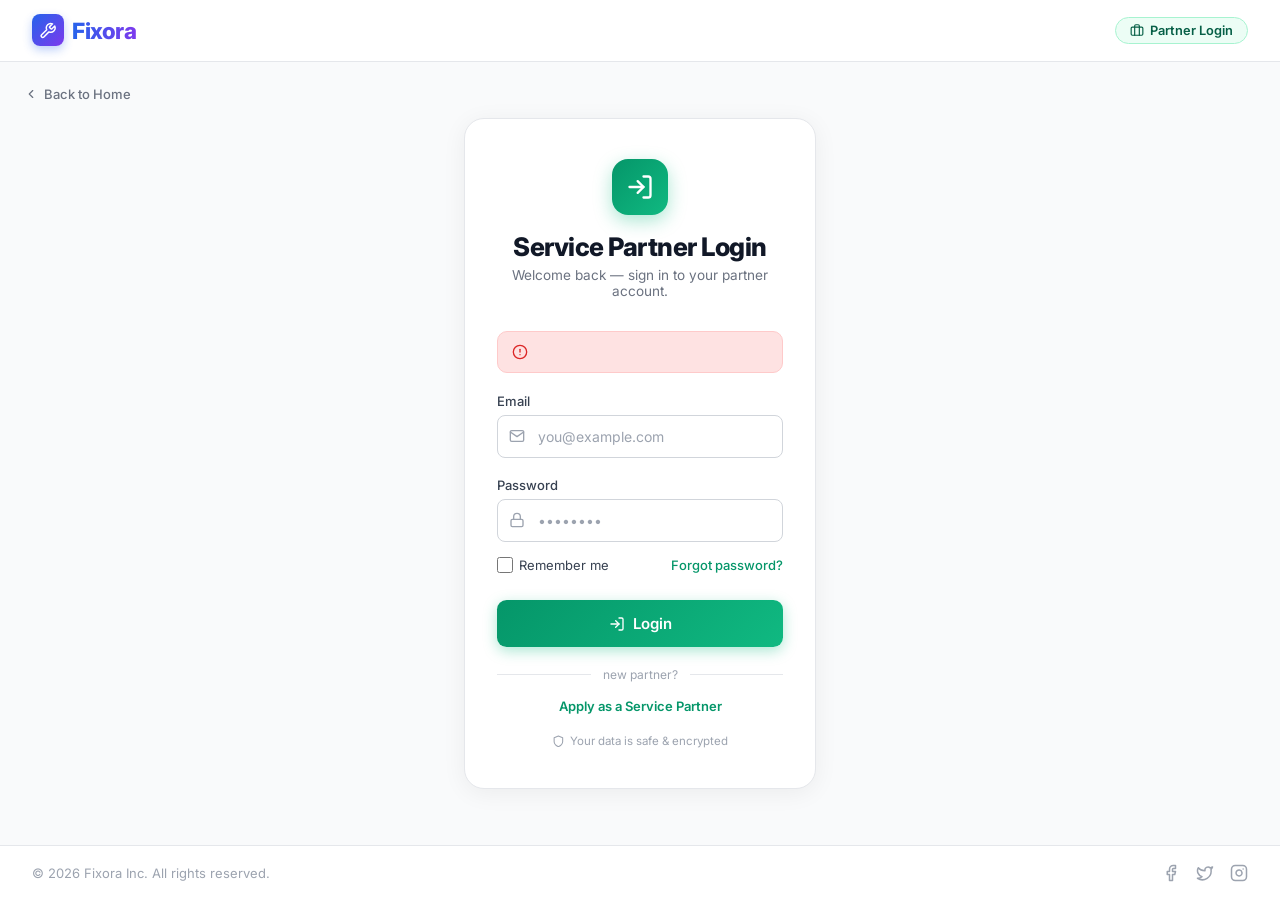
<file: src/main/resources/templates/partner-login.html>
<!DOCTYPE html>
<html lang="en" xmlns:th="http://www.thymeleaf.org">
<head>
  <meta charset="UTF-8" />
  <meta name="viewport" content="width=device-width, initial-scale=1.0" />
  <title>Partner Login — Fixora</title>
  <link href="https://fonts.googleapis.com/css2?family=Inter:wght@400;500;600;700;800&display=swap" rel="stylesheet" />
  <style>
    *, *::before, *::after { box-sizing: border-box; margin: 0; padding: 0; }
    body {
      font-family: 'Inter', -apple-system, BlinkMacSystemFont, sans-serif;
      background: #F9FAFB;
      color: #111827;
      min-height: 100vh;
      display: flex;
      flex-direction: column;
      -webkit-font-smoothing: antialiased;
    }
    a { text-decoration: none; color: inherit; }
    button { cursor: pointer; border: none; background: none; font-family: inherit; }

    /* Navbar */
    .navbar {
      background: rgba(255,255,255,0.92);
      backdrop-filter: blur(12px);
      -webkit-backdrop-filter: blur(12px);
      border-bottom: 1px solid #E5E7EB;
      padding: 0.9rem 2rem;
      display: flex;
      align-items: center;
      justify-content: space-between;
      position: sticky;
      top: 0;
      z-index: 50;
    }
    .logo { display: flex; align-items: center; gap: 0.5rem; cursor: pointer; }
    .logo-icon {
      width: 2rem; height: 2rem; border-radius: 0.5rem;
      background: linear-gradient(135deg, #2563EB, #7C3AED);
      display: flex; align-items: center; justify-content: center;
      box-shadow: 0 4px 10px rgba(37,99,235,0.3);
    }
    .logo-icon svg { width: 1.1rem; height: 1.1rem; stroke: #fff; fill: none; stroke-width: 2; stroke-linecap: round; stroke-linejoin: round; }
    .logo-text {
      font-size: 1.4rem; font-weight: 800; letter-spacing: -0.02em;
      background: linear-gradient(to right, #2563EB, #7C3AED);
      -webkit-background-clip: text; -webkit-text-fill-color: transparent; background-clip: text;
    }
    .nav-badge {
      display: flex; align-items: center; gap: 0.375rem;
      padding: 0.3rem 0.875rem; border-radius: 9999px;
      background: #ECFDF5; border: 1px solid #A7F3D0;
      font-size: 0.8rem; font-weight: 600; color: #065F46;
    }
    .nav-badge svg { width: 0.875rem; height: 0.875rem; stroke: #065F46; fill: none; stroke-width: 2; stroke-linecap: round; stroke-linejoin: round; }

    /* Main */
    main {
      flex: 1; display: flex; align-items: center; justify-content: center;
      padding: 3rem 1rem; position: relative;
    }

    /* Back link */
    .back-link {
      display: flex; align-items: center; gap: 0.375rem;
      font-size: 0.8125rem; font-weight: 500; color: #6B7280;
      transition: color 0.2s; position: absolute; top: 1.5rem; left: 1.5rem;
    }
    .back-link:hover { color: #059669; }
    .back-link svg { width: 0.875rem; height: 0.875rem; stroke: currentColor; fill: none; stroke-width: 2; stroke-linecap: round; stroke-linejoin: round; }

    /* Auth Card */
    .auth-card {
      background: #fff; border: 1px solid #E5E7EB; border-radius: 1.25rem;
      padding: 2.5rem 2rem; width: 100%; max-width: 22rem;
      box-shadow: 0 4px 24px rgba(0,0,0,0.06);
    }

    /* Card Header */
    .card-header { text-align: center; margin-bottom: 2rem; }
    .partner-icon {
      width: 3.5rem; height: 3.5rem; border-radius: 1rem;
      background: linear-gradient(135deg, #059669, #10B981);
      display: flex; align-items: center; justify-content: center;
      margin: 0 auto 1rem;
      box-shadow: 0 6px 18px rgba(16,185,129,0.35);
    }
    .partner-icon svg { width: 1.75rem; height: 1.75rem; stroke: #fff; fill: none; stroke-width: 2; stroke-linecap: round; stroke-linejoin: round; }
    .card-header h2 { font-size: 1.6rem; font-weight: 800; color: #111827; letter-spacing: -0.02em; margin-bottom: 0.3rem; }
    .card-header p  { font-size: 0.85rem; color: #6B7280; }

    /* Error alert — wraps th:text="${error}" */
    .error-alert {
      display: flex; align-items: center; gap: 0.5rem;
      background: #FEE2E2; border: 1px solid #FECACA;
      border-radius: 0.625rem; padding: 0.75rem 0.875rem; margin-bottom: 1.25rem;
    }
    .error-alert svg { width: 1rem; height: 1rem; stroke: #DC2626; fill: none; stroke-width: 2; stroke-linecap: round; stroke-linejoin: round; flex-shrink: 0; }
    /* <p th:text="${error}"> preserved exactly — styled via parent */
    .error-alert p { font-size: 0.8125rem; font-weight: 500; color: #991B1B; margin: 0; }

    /* Form */
    .auth-form { display: flex; flex-direction: column; gap: 1.2rem; }
    .field-group { display: flex; flex-direction: column; gap: 0.375rem; }
    .field-group label { font-size: 0.8125rem; font-weight: 500; color: #374151; }
    .input-wrap { position: relative; }
    .input-icon {
      position: absolute; top: 50%; left: 0.75rem; transform: translateY(-50%);
      width: 1rem; height: 1rem; stroke: #9CA3AF; fill: none;
      stroke-width: 2; stroke-linecap: round; stroke-linejoin: round; pointer-events: none;
    }
    .input-wrap input {
      width: 100%; padding: 0.75rem 0.75rem 0.75rem 2.5rem;
      border: 1px solid #D1D5DB; border-radius: 0.5rem;
      font-size: 0.875rem; font-family: inherit; color: #111827;
      background: #fff; outline: none; transition: border-color 0.2s, box-shadow 0.2s;
    }
    .input-wrap input::placeholder { color: #9CA3AF; }
    .input-wrap input:focus { border-color: #10B981; box-shadow: 0 0 0 3px rgba(16,185,129,0.12); }

    /* Remember & Forgot row */
    .form-meta { display: flex; align-items: center; justify-content: space-between; margin-top: -0.25rem; }
    .checkbox-label { display: flex; align-items: center; gap: 0.4rem; font-size: 0.8125rem; color: #374151; cursor: pointer; }
    .checkbox-label input[type="checkbox"] { accent-color: #10B981; width: 1rem; height: 1rem; cursor: pointer; }
    .forgot-link { font-size: 0.8125rem; font-weight: 500; color: #059669; transition: color 0.2s; }
    .forgot-link:hover { color: #047857; }

    /* Submit */
    .btn-submit {
      width: 100%; padding: 0.875rem 1rem;
      background: linear-gradient(135deg, #059669, #10B981);
      color: #fff; border: none; border-radius: 0.6rem;
      font-size: 0.9375rem; font-weight: 600; font-family: inherit; cursor: pointer;
      display: flex; align-items: center; justify-content: center; gap: 0.5rem;
      box-shadow: 0 4px 14px rgba(16,185,129,0.35);
      transition: opacity 0.2s, transform 0.2s; margin-top: 0.5rem;
    }
    .btn-submit:hover  { opacity: 0.9; transform: translateY(-1px); }
    .btn-submit:active { transform: translateY(0); }
    .btn-submit svg { width: 1rem; height: 1rem; stroke: #fff; fill: none; stroke-width: 2; stroke-linecap: round; stroke-linejoin: round; }

    /* Divider */
    .divider { display: flex; align-items: center; gap: 0.75rem; margin: 1.25rem 0 1rem; }
    .divider-line { flex: 1; height: 1px; background: #E5E7EB; }
    .divider span { font-size: 0.75rem; color: #9CA3AF; white-space: nowrap; }

    /* Auth footer */
    .auth-footer { text-align: center; font-size: 0.8125rem; color: #6B7280; }
    .auth-footer a { font-weight: 600; color: #059669; transition: color 0.2s; }
    .auth-footer a:hover { color: #047857; }

    /* Secure note */
    .secure-note { display: flex; align-items: center; justify-content: center; gap: 0.375rem; font-size: 0.72rem; color: #9CA3AF; margin-top: 1.25rem; }
    .secure-note svg { width: 0.8rem; height: 0.8rem; stroke: #9CA3AF; fill: none; stroke-width: 2; stroke-linecap: round; stroke-linejoin: round; }

    /* Footer */
    footer {
      background: #fff; border-top: 1px solid #E5E7EB;
      padding: 1.125rem 2rem; display: flex; align-items: center;
      justify-content: space-between; flex-wrap: wrap; gap: 0.75rem;
    }
    .footer-copy { font-size: 0.8125rem; color: #9CA3AF; }
    .footer-socials { display: flex; gap: 1rem; }
    .footer-socials svg { width: 1.125rem; height: 1.125rem; stroke: #9CA3AF; fill: none; stroke-width: 2; stroke-linecap: round; stroke-linejoin: round; cursor: pointer; transition: stroke 0.2s; }
    .footer-socials svg:hover { stroke: #10B981; }

    /* Responsive */
    @media (max-width: 480px) {
      .navbar { padding: 0.875rem 1rem; }
      .auth-card { padding: 2rem 1.25rem; }
      footer { padding: 1rem; justify-content: center; text-align: center; }
      .back-link { top: 1rem; left: 1rem; }
    }
  </style>
</head>
<body>

  <!-- Navbar -->
  <nav class="navbar">
    <a class="logo" href="/">
      <div class="logo-icon">
        <svg viewBox="0 0 24 24"><path d="M14.7 6.3a1 1 0 0 0 0 1.4l1.6 1.6a1 1 0 0 0 1.4 0l3.77-3.77a6 6 0 0 1-7.94 7.94l-6.91 6.91a2.12 2.12 0 0 1-3-3l6.91-6.91a6 6 0 0 1 7.94-7.94l-3.76 3.76z"/></svg>
      </div>
      <span class="logo-text">Fixora</span>
    </a>
    <div class="nav-badge">
      <svg viewBox="0 0 24 24"><rect x="2" y="7" width="20" height="14" rx="2" ry="2"/><path d="M16 21V5a2 2 0 0 0-2-2h-4a2 2 0 0 0-2 2v16"/></svg>
      Partner Login
    </div>
  </nav>

  <!-- Main -->
  <main>

    <a class="back-link" href="/">
      <svg viewBox="0 0 24 24"><polyline points="15 18 9 12 15 6"/></svg>
      Back to Home
    </a>

    <div class="auth-card">

      <!-- Card Header -->
      <div class="card-header">
        <div class="partner-icon">
          <svg viewBox="0 0 24 24">
            <path d="M15 3h4a2 2 0 0 1 2 2v14a2 2 0 0 1-2 2h-4"/>
            <polyline points="10 17 15 12 10 7"/>
            <line x1="15" y1="12" x2="3" y2="12"/>
          </svg>
        </div>
        <h2>Service Partner Login</h2>
        <p>Welcome back — sign in to your partner account.</p>
      </div>

      <!-- Error alert — th:if shows only when error exists -->
      <!-- th:text="${error}" is on the <p> tag, preserved exactly as in the original -->
      <div class="error-alert" th:if="${error}">
        <svg viewBox="0 0 24 24">
          <circle cx="12" cy="12" r="10"/>
          <line x1="12" y1="8" x2="12" y2="12"/>
          <line x1="12" y1="16" x2="12.01" y2="16"/>
        </svg>
        <p th:text="${error}"></p>
      </div>

      <!-- Form — action="/partner/login" method="post" preserved exactly -->
      <form class="auth-form" action="/partner/login" method="post">

        <!-- name="email" preserved exactly -->
        <div class="field-group">
          <label for="email">Email</label>
          <div class="input-wrap">
            <svg class="input-icon" viewBox="0 0 24 24">
              <path d="M4 4h16c1.1 0 2 .9 2 2v12c0 1.1-.9 2-2 2H4c-1.1 0-2-.9-2-2V6c0-1.1.9-2 2-2z"/>
              <polyline points="22,6 12,13 2,6"/>
            </svg>
            <input type="email" id="email" name="email" placeholder="you@example.com" required />
          </div>
        </div>

        <!-- name="password" preserved exactly -->
        <div class="field-group">
          <label for="password">Password</label>
          <div class="input-wrap">
            <svg class="input-icon" viewBox="0 0 24 24">
              <rect x="3" y="11" width="18" height="11" rx="2" ry="2"/>
              <path d="M7 11V7a5 5 0 0 1 10 0v4"/>
            </svg>
            <input type="password" id="password" name="password" placeholder="••••••••" required />
          </div>
        </div>

        <!-- Remember me + Forgot password -->
        <div class="form-meta">
          <label class="checkbox-label">
            <input type="checkbox" name="remember-me" /> Remember me
          </label>
          <a class="forgot-link" href="/forgot-password">Forgot password?</a>
        </div>

        <!-- Submit button -->
        <button type="submit" class="btn-submit">
          <svg viewBox="0 0 24 24">
            <path d="M15 3h4a2 2 0 0 1 2 2v14a2 2 0 0 1-2 2h-4"/>
            <polyline points="10 17 15 12 10 7"/>
            <line x1="15" y1="12" x2="3" y2="12"/>
          </svg>
          Login
        </button>

      </form>

      <!-- Divider -->
      <div class="divider">
        <div class="divider-line"></div>
        <span>new partner?</span>
        <div class="divider-line"></div>
      </div>

      <!-- Register link -->
      <div class="auth-footer">
        <a href="/partner/register">Apply as a Service Partner</a>
      </div>

      <!-- Secure note -->
      <div class="secure-note">
        <svg viewBox="0 0 24 24"><path d="M12 22s8-4 8-10V5l-8-3-8 3v7c0 6 8 10 8 10z"/></svg>
        Your data is safe &amp; encrypted
      </div>

    </div>
  </main>

  <!-- Footer -->
  <footer>
    <span class="footer-copy">© <script>document.write(new Date().getFullYear())</script> Fixora Inc. All rights reserved.</span>
    <div class="footer-socials">
      <svg viewBox="0 0 24 24" title="Facebook"><path d="M18 2h-3a5 5 0 0 0-5 5v3H7v4h3v8h4v-8h3l1-4h-4V7a1 1 0 0 1 1-1h3z"/></svg>
      <svg viewBox="0 0 24 24" title="Twitter"><path d="M22 4s-.7 2.1-2 3.4c1.6 10-9.4 17.3-18 11.6 2.2.1 4.4-.6 6-2C3 15.5.5 9.6 3 5c2.2 2.6 5.6 4.1 9 4-.9-4.2 4-6.6 7-3.8 1.1 0 3-1.2 3-1.2z"/></svg>
      <svg viewBox="0 0 24 24" title="Instagram"><rect x="2" y="2" width="20" height="20" rx="5" ry="5"/><path d="M16 11.37A4 4 0 1 1 12.63 8 4 4 0 0 1 16 11.37z"/><line x1="17.5" y1="6.5" x2="17.51" y2="6.5"/></svg>
    </div>
  </footer>

</body>
</html>
</file>
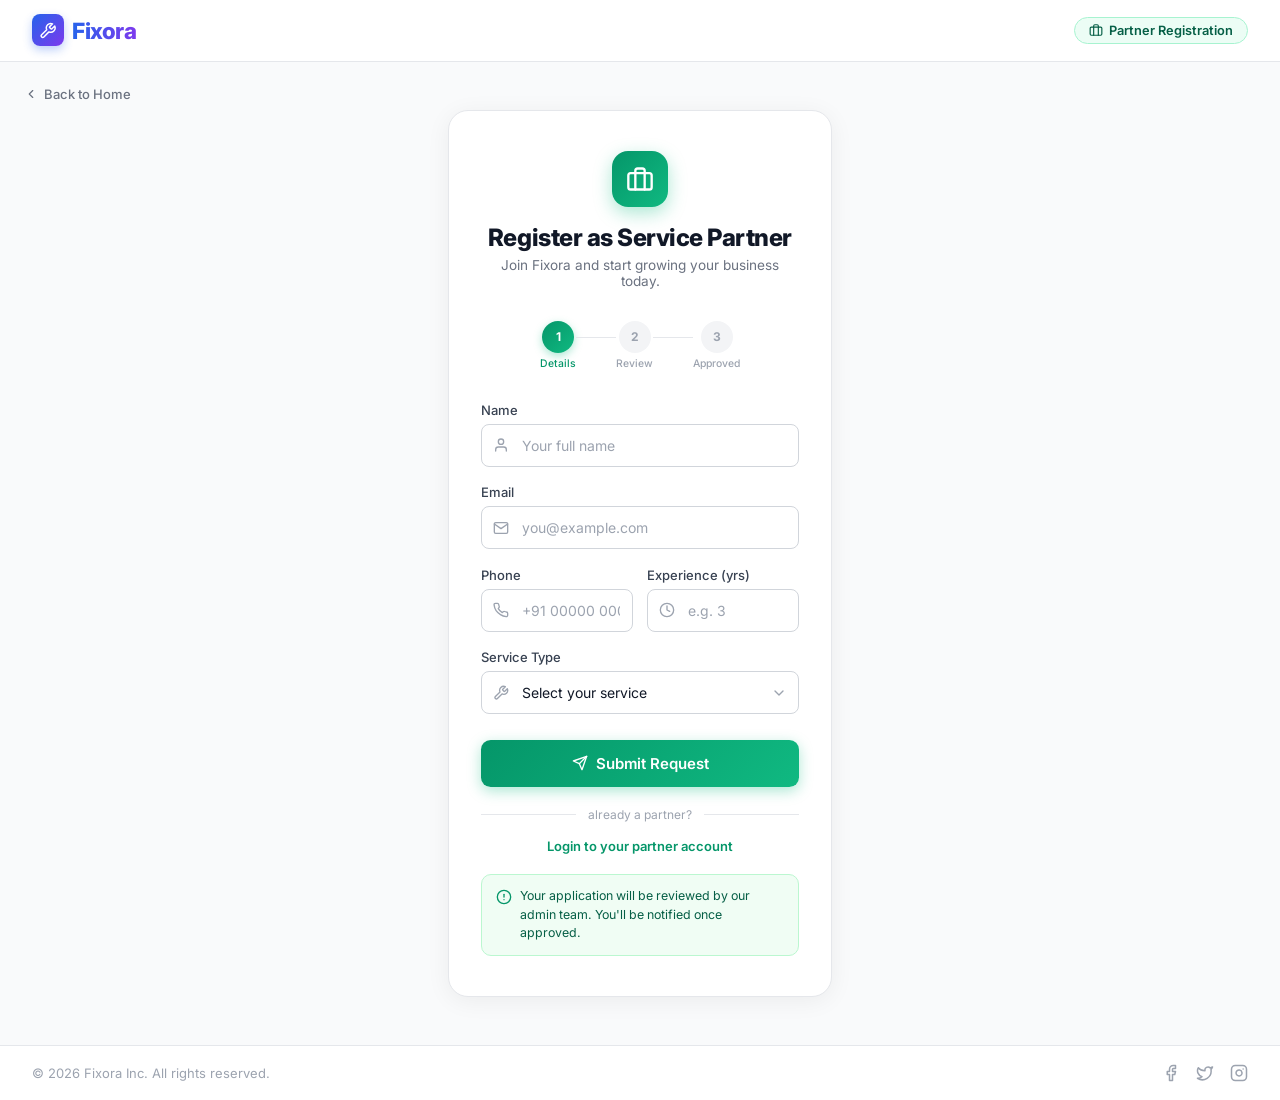
<file: src/main/resources/templates/partner-register.html>
<!DOCTYPE html>
<html lang="en">
<head>
  <meta charset="UTF-8" />
  <meta name="viewport" content="width=device-width, initial-scale=1.0" />
  <title>Partner Registration — Fixora</title>
  <link href="https://fonts.googleapis.com/css2?family=Inter:wght@400;500;600;700;800&display=swap" rel="stylesheet" />
  <style>
    /* ── Reset ── */
    *, *::before, *::after { box-sizing: border-box; margin: 0; padding: 0; }
    body {
      font-family: 'Inter', -apple-system, BlinkMacSystemFont, sans-serif;
      background: #F9FAFB;
      color: #111827;
      min-height: 100vh;
      display: flex;
      flex-direction: column;
      -webkit-font-smoothing: antialiased;
    }
    a { text-decoration: none; color: inherit; }
    button { cursor: pointer; border: none; background: none; font-family: inherit; }

    /* ── Navbar ── */
    .navbar {
      background: rgba(255, 255, 255, 0.92);
      backdrop-filter: blur(12px);
      -webkit-backdrop-filter: blur(12px);
      border-bottom: 1px solid #E5E7EB;
      padding: 0.9rem 2rem;
      display: flex;
      align-items: center;
      justify-content: space-between;
      position: sticky;
      top: 0;
      z-index: 50;
    }

    .logo {
      display: flex;
      align-items: center;
      gap: 0.5rem;
      cursor: pointer;
    }

    .logo-icon {
      width: 2rem;
      height: 2rem;
      border-radius: 0.5rem;
      background: linear-gradient(135deg, #2563EB, #7C3AED);
      display: flex;
      align-items: center;
      justify-content: center;
      box-shadow: 0 4px 10px rgba(37, 99, 235, 0.3);
    }

    .logo-icon svg {
      width: 1.1rem;
      height: 1.1rem;
      stroke: #fff;
      fill: none;
      stroke-width: 2;
      stroke-linecap: round;
      stroke-linejoin: round;
    }

    .logo-text {
      font-size: 1.4rem;
      font-weight: 800;
      letter-spacing: -0.02em;
      background: linear-gradient(to right, #2563EB, #7C3AED);
      -webkit-background-clip: text;
      -webkit-text-fill-color: transparent;
      background-clip: text;
    }

    .nav-badge {
      display: flex;
      align-items: center;
      gap: 0.375rem;
      padding: 0.3rem 0.875rem;
      border-radius: 9999px;
      background: #ECFDF5;
      border: 1px solid #A7F3D0;
      font-size: 0.8rem;
      font-weight: 600;
      color: #065F46;
    }

    .nav-badge svg {
      width: 0.875rem;
      height: 0.875rem;
      stroke: #065F46;
      fill: none;
      stroke-width: 2;
      stroke-linecap: round;
      stroke-linejoin: round;
    }

    /* ── Main ── */
    main {
      flex: 1;
      display: flex;
      align-items: center;
      justify-content: center;
      padding: 3rem 1rem;
      position: relative;
    }

    /* ── Back Link ── */
    .back-link {
      display: flex;
      align-items: center;
      gap: 0.375rem;
      font-size: 0.8125rem;
      font-weight: 500;
      color: #6B7280;
      transition: color 0.2s;
      position: absolute;
      top: 1.5rem;
      left: 1.5rem;
    }

    .back-link:hover { color: #059669; }

    .back-link svg {
      width: 0.875rem;
      height: 0.875rem;
      stroke: currentColor;
      fill: none;
      stroke-width: 2;
      stroke-linecap: round;
      stroke-linejoin: round;
    }

    /* ── Auth Card ── */
    .auth-card {
      background: #fff;
      border: 1px solid #E5E7EB;
      border-radius: 1.25rem;
      padding: 2.5rem 2rem;
      width: 100%;
      max-width: 24rem;
      box-shadow: 0 4px 24px rgba(0, 0, 0, 0.06);
    }

    /* ── Card Header ── */
    .card-header {
      text-align: center;
      margin-bottom: 2rem;
    }

    .partner-icon {
      width: 3.5rem;
      height: 3.5rem;
      border-radius: 1rem;
      background: linear-gradient(135deg, #059669, #10B981);
      display: flex;
      align-items: center;
      justify-content: center;
      margin: 0 auto 1rem;
      box-shadow: 0 6px 18px rgba(16, 185, 129, 0.35);
    }

    .partner-icon svg {
      width: 1.75rem;
      height: 1.75rem;
      stroke: #fff;
      fill: none;
      stroke-width: 2;
      stroke-linecap: round;
      stroke-linejoin: round;
    }

    .card-header h2 {
      font-size: 1.5rem;
      font-weight: 800;
      color: #111827;
      letter-spacing: -0.02em;
      margin-bottom: 0.3rem;
    }

    .card-header p {
      font-size: 0.85rem;
      color: #6B7280;
    }

    /* ── Steps indicator ── */
    .steps {
      display: flex;
      align-items: center;
      justify-content: center;
      gap: 0;
      margin-bottom: 2rem;
    }

    .step {
      display: flex;
      flex-direction: column;
      align-items: center;
      gap: 0.25rem;
    }

    .step-dot {
      width: 2rem;
      height: 2rem;
      border-radius: 50%;
      display: flex;
      align-items: center;
      justify-content: center;
      font-size: 0.75rem;
      font-weight: 700;
    }

    .step-dot.active {
      background: linear-gradient(135deg, #059669, #10B981);
      color: #fff;
      box-shadow: 0 3px 8px rgba(16, 185, 129, 0.35);
    }

    .step-dot.inactive {
      background: #F3F4F6;
      color: #9CA3AF;
    }

    .step-label {
      font-size: 0.65rem;
      font-weight: 500;
      color: #9CA3AF;
      white-space: nowrap;
    }

    .step-label.active { color: #059669; }

    .step-connector {
      height: 1px;
      width: 2.5rem;
      background: #E5E7EB;
      margin-bottom: 1rem;
      flex-shrink: 0;
    }

    /* ── Form ── */
    .auth-form {
      display: flex;
      flex-direction: column;
      gap: 1.1rem;
    }

    /* Two-column row for Phone + Experience */
    .form-row {
      display: grid;
      grid-template-columns: 1fr 1fr;
      gap: 0.875rem;
    }

    .field-group {
      display: flex;
      flex-direction: column;
      gap: 0.375rem;
    }

    .field-group label {
      font-size: 0.8125rem;
      font-weight: 500;
      color: #374151;
    }

    .input-wrap {
      position: relative;
    }

    .input-icon {
      position: absolute;
      top: 50%;
      left: 0.75rem;
      transform: translateY(-50%);
      width: 1rem;
      height: 1rem;
      stroke: #9CA3AF;
      fill: none;
      stroke-width: 2;
      stroke-linecap: round;
      stroke-linejoin: round;
      pointer-events: none;
    }

    .input-wrap input,
    .input-wrap select {
      width: 100%;
      padding: 0.75rem 0.75rem 0.75rem 2.5rem;
      border: 1px solid #D1D5DB;
      border-radius: 0.5rem;
      font-size: 0.875rem;
      font-family: inherit;
      color: #111827;
      background: #fff;
      outline: none;
      transition: border-color 0.2s, box-shadow 0.2s;
    }

    .input-wrap input::placeholder { color: #9CA3AF; }

    .input-wrap input:focus,
    .input-wrap select:focus {
      border-color: #10B981;
      box-shadow: 0 0 0 3px rgba(16, 185, 129, 0.12);
    }

    /* Select styling */
    .select-wrap {
      position: relative;
    }

    .select-wrap select {
      width: 100%;
      padding: 0.75rem 2.25rem 0.75rem 2.5rem;
      border: 1px solid #D1D5DB;
      border-radius: 0.5rem;
      font-size: 0.875rem;
      font-family: inherit;
      color: #111827;
      background: #fff;
      outline: none;
      transition: border-color 0.2s, box-shadow 0.2s;
      appearance: none;
      -webkit-appearance: none;
      cursor: pointer;
    }

    .select-wrap select:focus {
      border-color: #10B981;
      box-shadow: 0 0 0 3px rgba(16, 185, 129, 0.12);
    }

    .select-icon-left {
      position: absolute;
      top: 50%;
      left: 0.75rem;
      transform: translateY(-50%);
      width: 1rem;
      height: 1rem;
      stroke: #9CA3AF;
      fill: none;
      stroke-width: 2;
      stroke-linecap: round;
      stroke-linejoin: round;
      pointer-events: none;
    }

    .select-chevron {
      position: absolute;
      top: 50%;
      right: 0.75rem;
      transform: translateY(-50%);
      width: 1rem;
      height: 1rem;
      stroke: #9CA3AF;
      fill: none;
      stroke-width: 2;
      stroke-linecap: round;
      stroke-linejoin: round;
      pointer-events: none;
    }

    /* ── Submit Button ── */
    .btn-submit {
      width: 100%;
      padding: 0.875rem 1rem;
      background: linear-gradient(135deg, #059669, #10B981);
      color: #fff;
      border: none;
      border-radius: 0.6rem;
      font-size: 0.9375rem;
      font-weight: 600;
      font-family: inherit;
      cursor: pointer;
      display: flex;
      align-items: center;
      justify-content: center;
      gap: 0.5rem;
      box-shadow: 0 4px 14px rgba(16, 185, 129, 0.35);
      transition: opacity 0.2s, transform 0.2s;
      margin-top: 0.5rem;
    }

    .btn-submit:hover  { opacity: 0.9; transform: translateY(-1px); }
    .btn-submit:active { transform: translateY(0); }

    .btn-submit svg {
      width: 1rem;
      height: 1rem;
      stroke: #fff;
      fill: none;
      stroke-width: 2;
      stroke-linecap: round;
      stroke-linejoin: round;
    }

    /* ── Divider ── */
    .divider {
      display: flex;
      align-items: center;
      gap: 0.75rem;
      margin: 1.25rem 0 1rem;
    }

    .divider-line { flex: 1; height: 1px; background: #E5E7EB; }
    .divider span { font-size: 0.75rem; color: #9CA3AF; white-space: nowrap; }

    /* ── Auth Footer ── */
    .auth-footer {
      text-align: center;
      font-size: 0.8125rem;
      color: #6B7280;
    }

    .auth-footer a {
      font-weight: 600;
      color: #059669;
      transition: color 0.2s;
    }

    .auth-footer a:hover { color: #047857; }

    /* ── Info Note ── */
    .info-note {
      display: flex;
      align-items: flex-start;
      gap: 0.5rem;
      background: #F0FDF4;
      border: 1px solid #BBF7D0;
      border-radius: 0.625rem;
      padding: 0.75rem 0.875rem;
      margin-top: 1.25rem;
    }

    .info-note svg {
      width: 1rem;
      height: 1rem;
      stroke: #059669;
      fill: none;
      stroke-width: 2;
      stroke-linecap: round;
      stroke-linejoin: round;
      flex-shrink: 0;
      margin-top: 0.1rem;
    }

    .info-note p {
      font-size: 0.775rem;
      color: #065F46;
      line-height: 1.5;
    }

    /* ── Footer ── */
    footer {
      background: #fff;
      border-top: 1px solid #E5E7EB;
      padding: 1.125rem 2rem;
      display: flex;
      align-items: center;
      justify-content: space-between;
      flex-wrap: wrap;
      gap: 0.75rem;
    }

    .footer-copy { font-size: 0.8125rem; color: #9CA3AF; }
    .footer-socials { display: flex; gap: 1rem; }

    .footer-socials svg {
      width: 1.125rem;
      height: 1.125rem;
      stroke: #9CA3AF;
      fill: none;
      stroke-width: 2;
      stroke-linecap: round;
      stroke-linejoin: round;
      cursor: pointer;
      transition: stroke 0.2s;
    }

    .footer-socials svg:hover { stroke: #10B981; }

    /* ── Responsive ── */
    @media (max-width: 480px) {
      .navbar { padding: 0.875rem 1rem; }
      .auth-card { padding: 2rem 1.25rem; }
      .form-row { grid-template-columns: 1fr; }
      footer { padding: 1rem; justify-content: center; text-align: center; }
      .back-link { top: 1rem; left: 1rem; }
    }
  </style>
</head>
<body>

  <!-- ── Navbar ── -->
  <nav class="navbar">
    <a class="logo" href="/">
      <div class="logo-icon">
        <svg viewBox="0 0 24 24">
          <path d="M14.7 6.3a1 1 0 0 0 0 1.4l1.6 1.6a1 1 0 0 0 1.4 0l3.77-3.77a6 6 0 0 1-7.94 7.94l-6.91 6.91a2.12 2.12 0 0 1-3-3l6.91-6.91a6 6 0 0 1 7.94-7.94l-3.76 3.76z"/>
        </svg>
      </div>
      <span class="logo-text">Fixora</span>
    </a>

    <div class="nav-badge">
      <!-- Briefcase icon -->
      <svg viewBox="0 0 24 24">
        <rect x="2" y="7" width="20" height="14" rx="2" ry="2"/>
        <path d="M16 21V5a2 2 0 0 0-2-2h-4a2 2 0 0 0-2 2v16"/>
      </svg>
      Partner Registration
    </div>
  </nav>

  <!-- ── Main ── -->
  <main>

    <!-- Back Link -->
    <a class="back-link" href="/">
      <svg viewBox="0 0 24 24"><polyline points="15 18 9 12 15 6"/></svg>
      Back to Home
    </a>

    <div class="auth-card">

      <!-- Card Header -->
      <div class="card-header">
        <div class="partner-icon">
          <!-- Briefcase icon -->
          <svg viewBox="0 0 24 24">
            <rect x="2" y="7" width="20" height="14" rx="2" ry="2"/>
            <path d="M16 21V5a2 2 0 0 0-2-2h-4a2 2 0 0 0-2 2v16"/>
          </svg>
        </div>
        <h2>Register as Service Partner</h2>
        <p>Join Fixora and start growing your business today.</p>
      </div>

      <!-- Steps indicator -->
      <div class="steps">
        <div class="step">
          <div class="step-dot active">1</div>
          <span class="step-label active">Details</span>
        </div>
        <div class="step-connector"></div>
        <div class="step">
          <div class="step-dot inactive">2</div>
          <span class="step-label">Review</span>
        </div>
        <div class="step-connector"></div>
        <div class="step">
          <div class="step-dot inactive">3</div>
          <span class="step-label">Approved</span>
        </div>
      </div>

      <!-- Form — action & method preserved exactly -->
      <form class="auth-form" action="/partner/register" method="post">

        <!-- Name -->
        <div class="field-group">
          <label for="name">Name</label>
          <div class="input-wrap">
            <svg class="input-icon" viewBox="0 0 24 24">
              <path d="M20 21v-2a4 4 0 0 0-4-4H8a4 4 0 0 0-4 4v2"/>
              <circle cx="12" cy="7" r="4"/>
            </svg>
            <input
              type="text"
              id="name"
              name="name"
              placeholder="Your full name"
              required
            />
          </div>
        </div>

        <!-- Email -->
        <div class="field-group">
          <label for="email">Email</label>
          <div class="input-wrap">
            <svg class="input-icon" viewBox="0 0 24 24">
              <path d="M4 4h16c1.1 0 2 .9 2 2v12c0 1.1-.9 2-2 2H4c-1.1 0-2-.9-2-2V6c0-1.1.9-2 2-2z"/>
              <polyline points="22,6 12,13 2,6"/>
            </svg>
            <input
              type="email"
              id="email"
              name="email"
              placeholder="you@example.com"
              required
            />
          </div>
        </div>

        <!-- Phone + Experience side by side -->
        <div class="form-row">

          <!-- Phone — name="phone" preserved exactly -->
          <div class="field-group">
            <label for="phone">Phone</label>
            <div class="input-wrap">
              <svg class="input-icon" viewBox="0 0 24 24">
                <path d="M22 16.92v3a2 2 0 0 1-2.18 2 19.79 19.79 0 0 1-8.63-3.07A19.5 19.5 0 0 1 4.69 13a19.79 19.79 0 0 1-3.07-8.67A2 2 0 0 1 3.6 2h3a2 2 0 0 1 2 1.72c.127.96.361 1.903.7 2.81a2 2 0 0 1-.45 2.11L7.91 9.91a16 16 0 0 0 6.06 6.06l1.27-1.27a2 2 0 0 1 2.11-.45c.907.339 1.85.573 2.81.7A2 2 0 0 1 22 16.92z"/>
              </svg>
              <input
                type="text"
                id="phone"
                name="phone"
                placeholder="+91 00000 00000"
                required
              />
            </div>
          </div>

          <!-- Experience — name="experience" preserved exactly -->
          <div class="field-group">
            <label for="experience">Experience (yrs)</label>
            <div class="input-wrap">
              <svg class="input-icon" viewBox="0 0 24 24">
                <circle cx="12" cy="12" r="10"/>
                <polyline points="12 6 12 12 16 14"/>
              </svg>
              <input
                type="number"
                id="experience"
                name="experience"
                placeholder="e.g. 3"
                min="0"
                max="50"
                required
              />
            </div>
          </div>

        </div>

        <!-- Service Type — name="serviceType" preserved exactly -->
        <!-- Upgraded to select for consistency; value strings match backend expectations -->
        <div class="field-group">
          <label for="serviceType">Service Type</label>
          <div class="select-wrap">
            <svg class="select-icon-left" viewBox="0 0 24 24">
              <path d="M14.7 6.3a1 1 0 0 0 0 1.4l1.6 1.6a1 1 0 0 0 1.4 0l3.77-3.77a6 6 0 0 1-7.94 7.94l-6.91 6.91a2.12 2.12 0 0 1-3-3l6.91-6.91a6 6 0 0 1 7.94-7.94l-3.76 3.76z"/>
            </svg>
            <select id="serviceType" name="serviceType" required>
              <option value="" disabled selected>Select your service</option>
              <option value="Plumbing">Plumbing</option>
              <option value="Electrical">Electrical</option>
              <option value="Cleaning">Cleaning</option>
              <option value="Appliance Repair">Appliance Repair</option>
              <option value="Painting">Painting</option>
              <option value="Home Maintenance">Home Maintenance</option>
            </select>
            <svg class="select-chevron" viewBox="0 0 24 24">
              <polyline points="6 9 12 15 18 9"/>
            </svg>
          </div>
        </div>

        <!-- Submit — preserves original btn-primary full-btn intent -->
        <button type="submit" class="btn-submit">
          <svg viewBox="0 0 24 24">
            <line x1="22" y1="2" x2="11" y2="13"/>
            <polygon points="22 2 15 22 11 13 2 9 22 2"/>
          </svg>
          Submit Request
        </button>

      </form>

      <!-- Divider -->
      <div class="divider">
        <div class="divider-line"></div>
        <span>already a partner?</span>
        <div class="divider-line"></div>
      </div>

      <!-- Auth Footer -->
      <div class="auth-footer">
        <a href="/partner/login">Login to your partner account</a>
      </div>

      <!-- Info note -->
      <div class="info-note">
        <svg viewBox="0 0 24 24">
          <circle cx="12" cy="12" r="10"/>
          <line x1="12" y1="8" x2="12" y2="12"/>
          <line x1="12" y1="16" x2="12.01" y2="16"/>
        </svg>
        <p>Your application will be reviewed by our admin team. You'll be notified once approved.</p>
      </div>

    </div>
  </main>

  <!-- ── Footer ── -->
  <footer>
    <span class="footer-copy">© <script>document.write(new Date().getFullYear())</script> Fixora Inc. All rights reserved.</span>
    <div class="footer-socials">
      <svg viewBox="0 0 24 24" title="Facebook">
        <path d="M18 2h-3a5 5 0 0 0-5 5v3H7v4h3v8h4v-8h3l1-4h-4V7a1 1 0 0 1 1-1h3z"/>
      </svg>
      <svg viewBox="0 0 24 24" title="Twitter">
        <path d="M22 4s-.7 2.1-2 3.4c1.6 10-9.4 17.3-18 11.6 2.2.1 4.4-.6 6-2C3 15.5.5 9.6 3 5c2.2 2.6 5.6 4.1 9 4-.9-4.2 4-6.6 7-3.8 1.1 0 3-1.2 3-1.2z"/>
      </svg>
      <svg viewBox="0 0 24 24" title="Instagram">
        <rect x="2" y="2" width="20" height="20" rx="5" ry="5"/>
        <path d="M16 11.37A4 4 0 1 1 12.63 8 4 4 0 0 1 16 11.37z"/>
        <line x1="17.5" y1="6.5" x2="17.51" y2="6.5"/>
      </svg>
    </div>
  </footer>

</body>
</html>
</file>
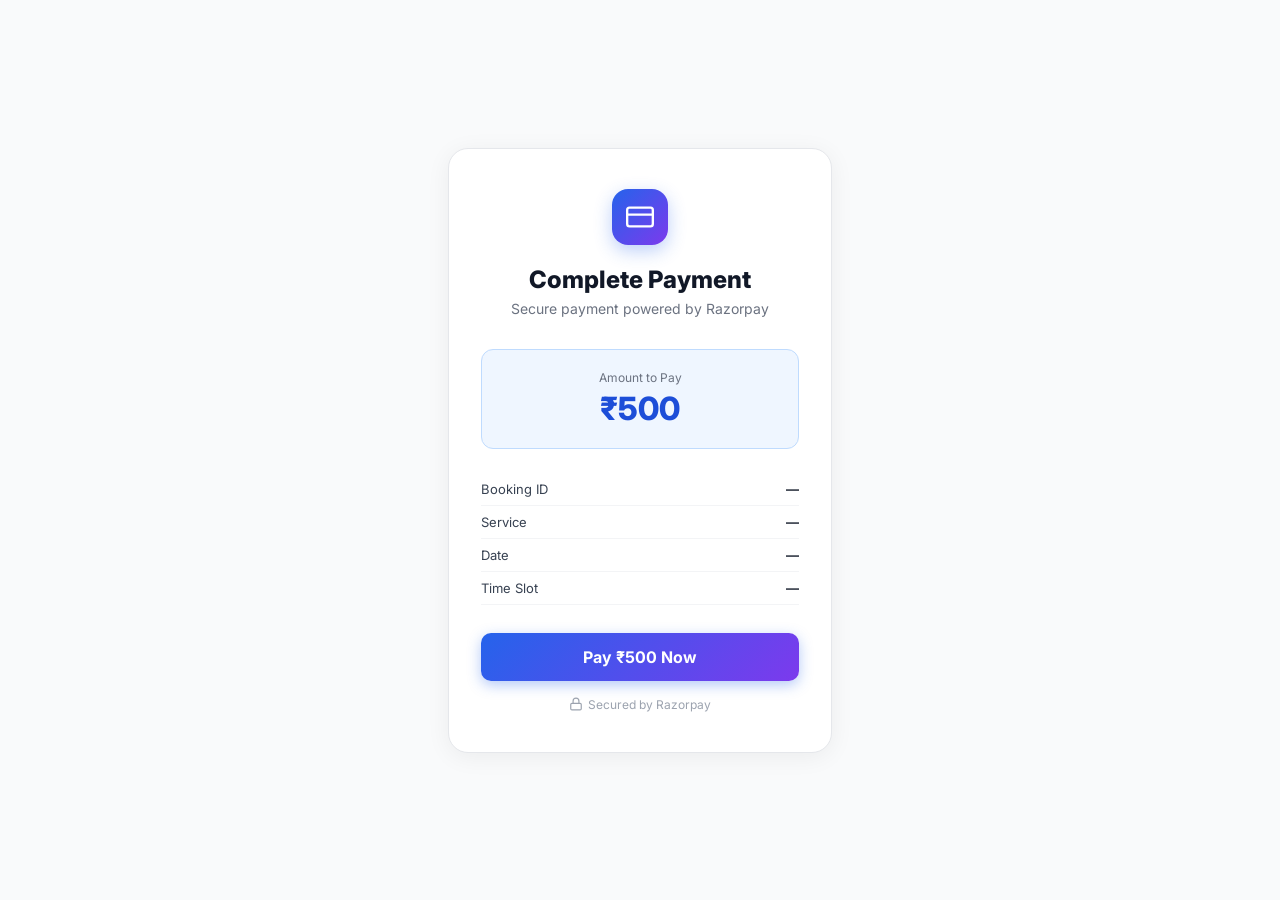
<file: src/main/resources/templates/payment-page.html>
<!DOCTYPE html>
<html lang="en" xmlns:th="http://www.thymeleaf.org">
<head>
  <meta charset="UTF-8" />
  <meta name="viewport" content="width=device-width, initial-scale=1.0" />
  <title>Pay for Booking — Fixora</title>
  <link href="https://fonts.googleapis.com/css2?family=Inter:wght@400;500;600;700;800&display=swap" rel="stylesheet" />
  <style>
    *, *::before, *::after { box-sizing: border-box; margin: 0; padding: 0; }
    body {
      font-family: 'Inter', sans-serif;
      background: #F9FAFB;
      min-height: 100vh;
      display: flex;
      align-items: center;
      justify-content: center;
      padding: 2rem 1rem;
    }
    .card {
      background: #fff;
      border: 1px solid #E5E7EB;
      border-radius: 1.25rem;
      padding: 2.5rem 2rem;
      width: 100%;
      max-width: 24rem;
      box-shadow: 0 4px 24px rgba(0,0,0,0.06);
      text-align: center;
    }
    .icon {
      width: 3.5rem; height: 3.5rem;
      border-radius: 1rem;
      background: linear-gradient(135deg, #2563EB, #7C3AED);
      display: flex; align-items: center; justify-content: center;
      margin: 0 auto 1.25rem;
      box-shadow: 0 6px 18px rgba(37,99,235,0.3);
    }
    .icon svg { width: 1.75rem; height: 1.75rem; stroke: #fff; fill: none; stroke-width: 2; stroke-linecap: round; stroke-linejoin: round; }
    h2 { font-size: 1.5rem; font-weight: 800; color: #111827; margin-bottom: 0.375rem; }
    .sub { font-size: 0.875rem; color: #6B7280; margin-bottom: 2rem; }
    .amount-box {
      background: #EFF6FF;
      border: 1px solid #BFDBFE;
      border-radius: 0.75rem;
      padding: 1.25rem;
      margin-bottom: 1.5rem;
    }
    .amount-label { font-size: 0.75rem; color: #6B7280; margin-bottom: 0.25rem; }
    .amount-value { font-size: 2rem; font-weight: 800; color: #1D4ED8; }
    .info-row {
      display: flex; justify-content: space-between;
      font-size: 0.8125rem; color: #374151;
      padding: 0.5rem 0;
      border-bottom: 1px solid #F3F4F6;
    }
    .info-row span:last-child { font-weight: 600; color: #111827; }
    .info-rows { margin-bottom: 1.75rem; }
    .btn-pay {
      width: 100%;
      padding: 0.875rem;
      background: linear-gradient(135deg, #2563EB, #7C3AED);
      color: #fff;
      border: none;
      border-radius: 0.625rem;
      font-size: 1rem;
      font-weight: 700;
      font-family: inherit;
      cursor: pointer;
      box-shadow: 0 4px 14px rgba(37,99,235,0.35);
      transition: opacity 0.2s, transform 0.2s;
    }
    .btn-pay:hover { opacity: 0.9; transform: translateY(-1px); }
    .secure-note {
      margin-top: 1rem;
      font-size: 0.75rem;
      color: #9CA3AF;
      display: flex;
      align-items: center;
      justify-content: center;
      gap: 0.3rem;
    }
    .secure-note svg { width: 0.875rem; height: 0.875rem; stroke: #9CA3AF; fill: none; stroke-width: 2; }
  </style>
</head>
<body>

  <div class="card">
    <div class="icon">
      <svg viewBox="0 0 24 24"><rect x="1" y="4" width="22" height="16" rx="2" ry="2"/><line x1="1" y1="10" x2="23" y2="10"/></svg>
    </div>
    <h2>Complete Payment</h2>
    <p class="sub">Secure payment powered by Razorpay</p>

    <div class="amount-box">
      <p class="amount-label">Amount to Pay</p>
      <p class="amount-value">₹500</p>
    </div>

    <div class="info-rows">
      <div class="info-row">
        <span>Booking ID</span>
        <span th:text="'#' + ${bookingId}">—</span>
      </div>
      <div class="info-row">
        <span>Service</span>
        <span th:text="${serviceType}">—</span>
      </div>
      <div class="info-row">
        <span>Date</span>
        <span th:text="${bookingDate}">—</span>
      </div>
      <div class="info-row">
        <span>Time Slot</span>
        <span th:text="${timeSlot}">—</span>
      </div>
    </div>

    <button class="btn-pay" onclick="startPayment()">Pay ₹500 Now</button>

    <p class="secure-note">
      <svg viewBox="0 0 24 24"><rect x="3" y="11" width="18" height="11" rx="2" ry="2"/><path d="M7 11V7a5 5 0 0 1 10 0v4"/></svg>
      Secured by Razorpay
    </p>
  </div>

  <!-- Razorpay SDK -->
  <script src="https://checkout.razorpay.com/v1/checkout.js"></script>

  <script th:inline="javascript">
    const bookingId = [[${bookingId}]];

    async function startPayment() {
      // Step 1: Create order from backend
      const res = await fetch('/payment/create-order/' + bookingId, {
        method: 'POST'
      });
      const orderData = await res.json();

      if (orderData.error) {
        alert('Failed to create order: ' + orderData.error);
        return;
      }

      // Step 2: Open Razorpay popup
      const options = {
        key: orderData.keyId,
        amount: orderData.amount,
        currency: orderData.currency,
        name: 'Fixora',
        description: 'Service Booking Payment',
        order_id: orderData.orderId,
        handler: async function (response) {
          // Step 3: Verify payment on backend
          const verifyRes = await fetch('/payment/verify', {
            method: 'POST',
            headers: { 'Content-Type': 'application/json' },
            body: JSON.stringify({
              razorpay_order_id:   response.razorpay_order_id,
              razorpay_payment_id: response.razorpay_payment_id,
              razorpay_signature:  response.razorpay_signature,
              bookingId:           String(bookingId)
            })
          });

          const verifyData = await verifyRes.json();

          if (verifyData.success) {
            alert('Payment successful! Your booking is confirmed.');
            window.location.href = '/my-bookings';
          } else {
            alert('Payment verification failed. Please contact support.');
          }
        },
        prefill: {
          name:  orderData.customerName,
          email: orderData.userEmail
        },
        theme: { color: '#2563EB' }
      };

      const rzp = new Razorpay(options);
      rzp.open();
    }
  </script>

</body>
</html>
</file>
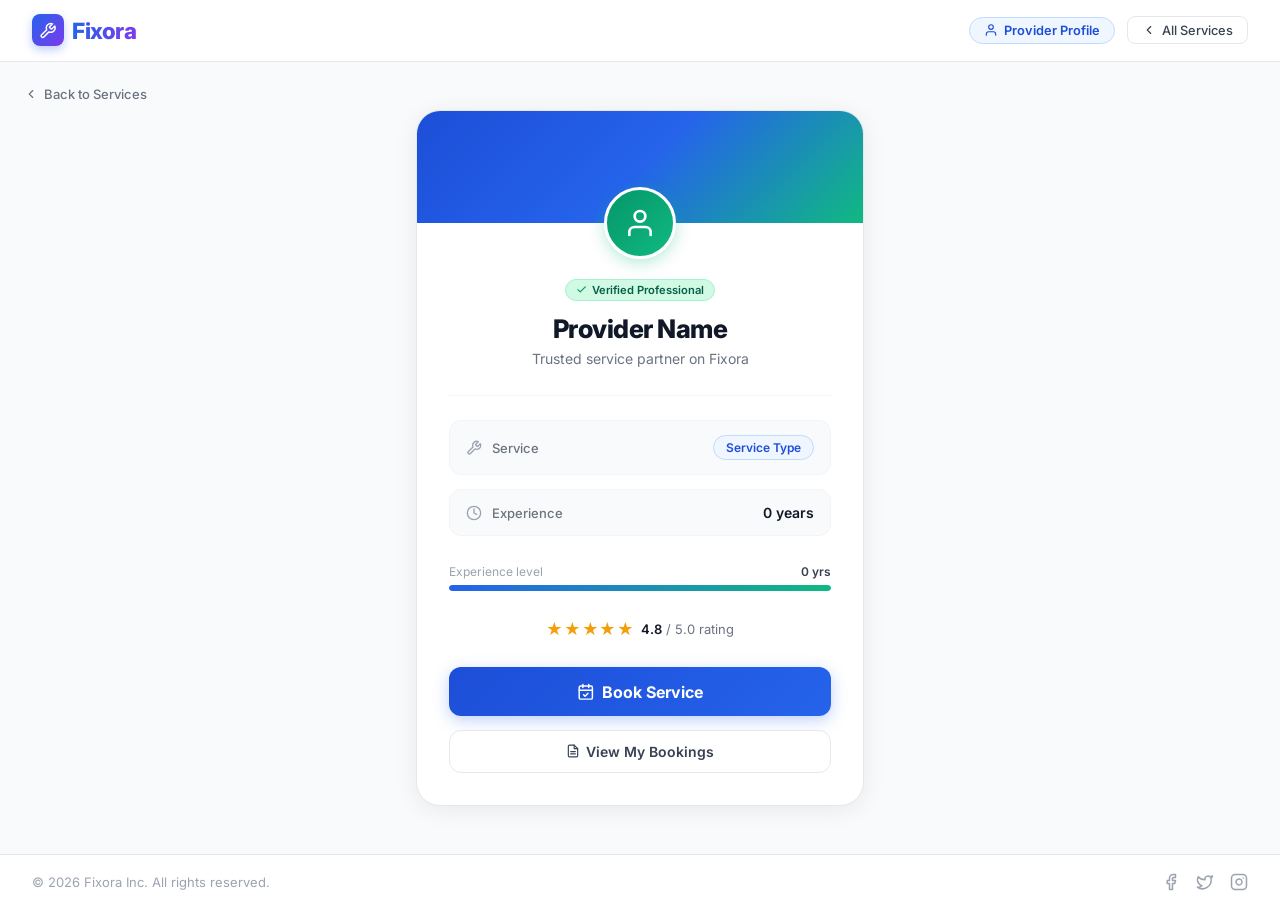
<file: src/main/resources/templates/provider-profile.html>
<!DOCTYPE html>
<html lang="en" xmlns:th="http://www.thymeleaf.org">
<head>
  <meta charset="UTF-8" />
  <meta name="viewport" content="width=device-width, initial-scale=1.0" />
  <title>Provider Profile — Fixora</title>
  <link href="https://fonts.googleapis.com/css2?family=Inter:wght@400;500;600;700;800&display=swap" rel="stylesheet" />
  <style>
    *, *::before, *::after { box-sizing: border-box; margin: 0; padding: 0; }
    body {
      font-family: 'Inter', -apple-system, BlinkMacSystemFont, sans-serif;
      background: #F9FAFB;
      color: #111827;
      min-height: 100vh;
      display: flex;
      flex-direction: column;
      -webkit-font-smoothing: antialiased;
    }
    a { text-decoration: none; color: inherit; }
    button { cursor: pointer; border: none; background: none; font-family: inherit; }

    /* ── Navbar ── */
    .navbar {
      background: rgba(255,255,255,0.92);
      backdrop-filter: blur(12px);
      -webkit-backdrop-filter: blur(12px);
      border-bottom: 1px solid #E5E7EB;
      padding: 0.9rem 2rem;
      display: flex;
      align-items: center;
      justify-content: space-between;
      position: sticky;
      top: 0;
      z-index: 50;
    }

    .logo { display: flex; align-items: center; gap: 0.5rem; cursor: pointer; }
    .logo-icon {
      width: 2rem; height: 2rem; border-radius: 0.5rem;
      background: linear-gradient(135deg, #2563EB, #7C3AED);
      display: flex; align-items: center; justify-content: center;
      box-shadow: 0 4px 10px rgba(37,99,235,0.3);
    }
    .logo-icon svg { width: 1.1rem; height: 1.1rem; stroke: #fff; fill: none; stroke-width: 2; stroke-linecap: round; stroke-linejoin: round; }
    .logo-text {
      font-size: 1.4rem; font-weight: 800; letter-spacing: -0.02em;
      background: linear-gradient(to right, #2563EB, #7C3AED);
      -webkit-background-clip: text; -webkit-text-fill-color: transparent; background-clip: text;
    }

    .nav-right { display: flex; align-items: center; gap: 0.75rem; }

    .nav-badge {
      display: flex; align-items: center; gap: 0.375rem;
      padding: 0.3rem 0.875rem; border-radius: 9999px;
      background: #EFF6FF; border: 1px solid #BFDBFE;
      font-size: 0.8rem; font-weight: 600; color: #1D4ED8;
    }
    .nav-badge svg { width: 0.875rem; height: 0.875rem; stroke: #1D4ED8; fill: none; stroke-width: 2; stroke-linecap: round; stroke-linejoin: round; }

    .nav-link {
      display: flex; align-items: center; gap: 0.375rem;
      padding: 0.35rem 0.875rem; border-radius: 0.5rem;
      border: 1px solid #E5E7EB; background: #fff;
      font-size: 0.8rem; font-weight: 500; color: #374151;
      transition: border-color 0.2s, color 0.2s, background 0.2s;
    }
    .nav-link:hover { border-color: #BFDBFE; color: #2563EB; background: #EFF6FF; }
    .nav-link svg { width: 0.875rem; height: 0.875rem; stroke: currentColor; fill: none; stroke-width: 2; stroke-linecap: round; stroke-linejoin: round; }

    /* ── Main ── */
    main {
      flex: 1; display: flex; align-items: center; justify-content: center;
      padding: 3rem 1rem; position: relative;
    }

    /* ── Back Link ── */
    .back-link {
      display: flex; align-items: center; gap: 0.375rem;
      font-size: 0.8125rem; font-weight: 500; color: #6B7280;
      transition: color 0.2s; position: absolute; top: 1.5rem; left: 1.5rem;
    }
    .back-link:hover { color: #2563EB; }
    .back-link svg { width: 0.875rem; height: 0.875rem; stroke: currentColor; fill: none; stroke-width: 2; stroke-linecap: round; stroke-linejoin: round; }

    /* ── Profile Card ── */
    .profile-card {
      background: #fff;
      border: 1px solid #E5E7EB;
      border-radius: 1.5rem;
      width: 100%;
      max-width: 28rem;
      box-shadow: 0 4px 24px rgba(0,0,0,0.07);
      overflow: hidden;
    }

    /* Card hero banner */
    .card-banner {
      height: 7rem;
      background: linear-gradient(135deg, #1D4ED8, #2563EB, #10B981);
      position: relative;
    }

    /* Avatar circle overlapping banner */
    .avatar-wrap {
      position: absolute;
      bottom: -2.25rem;
      left: 50%;
      transform: translateX(-50%);
    }

    .avatar-circle {
      width: 4.5rem;
      height: 4.5rem;
      border-radius: 50%;
      background: linear-gradient(135deg, #059669, #10B981);
      border: 3px solid #fff;
      box-shadow: 0 4px 16px rgba(16,185,129,0.3);
      display: flex;
      align-items: center;
      justify-content: center;
    }

    .avatar-circle svg {
      width: 2rem;
      height: 2rem;
      stroke: #fff;
      fill: none;
      stroke-width: 2;
      stroke-linecap: round;
      stroke-linejoin: round;
    }

    /* Card body */
    .card-body {
      padding: 3.5rem 2rem 2rem;
      display: flex;
      flex-direction: column;
      align-items: center;
      text-align: center;
    }

    /* Verified badge */
    .verified-pill {
      display: inline-flex;
      align-items: center;
      gap: 0.3rem;
      padding: 0.2rem 0.625rem;
      border-radius: 9999px;
      background: #D1FAE5;
      border: 1px solid #A7F3D0;
      font-size: 0.7rem;
      font-weight: 600;
      color: #065F46;
      margin-bottom: 0.75rem;
    }
    .verified-pill svg { width: 0.7rem; height: 0.7rem; stroke: #059669; fill: none; stroke-width: 2.5; stroke-linecap: round; stroke-linejoin: round; }

    /* Provider name — th:text="${provider.name}" preserved exactly */
    .provider-name {
      font-size: 1.6rem;
      font-weight: 800;
      color: #111827;
      letter-spacing: -0.02em;
      margin-bottom: 0.375rem;
    }

    /* Subtitle */
    .provider-subtitle {
      font-size: 0.875rem;
      color: #6B7280;
      margin-bottom: 1.75rem;
    }

    /* Divider */
    .card-divider {
      width: 100%;
      height: 1px;
      background: #F3F4F6;
      margin-bottom: 1.5rem;
    }

    /* Meta info rows */
    .meta-list {
      width: 100%;
      display: flex;
      flex-direction: column;
      gap: 0.875rem;
      margin-bottom: 1.75rem;
    }

    .meta-row {
      display: flex;
      align-items: center;
      justify-content: space-between;
      padding: 0.875rem 1rem;
      background: #F9FAFB;
      border: 1px solid #F3F4F6;
      border-radius: 0.75rem;
    }

    .meta-left {
      display: flex;
      align-items: center;
      gap: 0.625rem;
      font-size: 0.8125rem;
      color: #6B7280;
      font-weight: 500;
    }

    .meta-left svg {
      width: 1rem;
      height: 1rem;
      stroke: #9CA3AF;
      fill: none;
      stroke-width: 2;
      stroke-linecap: round;
      stroke-linejoin: round;
      flex-shrink: 0;
    }

    /* th:text values land inside these spans */
    .meta-value {
      font-size: 0.875rem;
      font-weight: 600;
      color: #111827;
    }

    /* Service type badge */
    .service-badge {
      display: inline-flex;
      align-items: center;
      gap: 0.3rem;
      padding: 0.25rem 0.75rem;
      border-radius: 9999px;
      font-size: 0.75rem;
      font-weight: 600;
      background: #EFF6FF;
      color: #1D4ED8;
      border: 1px solid #BFDBFE;
    }

    /* Experience bar */
    .exp-bar-wrap { width: 100%; margin-bottom: 1.75rem; }
    .exp-bar-label {
      display: flex;
      justify-content: space-between;
      font-size: 0.75rem;
      color: #9CA3AF;
      margin-bottom: 0.375rem;
    }
    .exp-bar-label span:last-child { font-weight: 600; color: #374151; }
    .exp-bar-track { height: 6px; background: #F3F4F6; border-radius: 9999px; overflow: hidden; }
    .exp-bar-fill {
      height: 100%;
      border-radius: 9999px;
      background: linear-gradient(to right, #2563EB, #10B981);
      /* width set via th:style — capped at 100%, assumes max ~20 yrs */
    }

    /* Rating row */
    .rating-row {
      display: flex;
      align-items: center;
      gap: 0.375rem;
      margin-bottom: 1.75rem;
    }

    .stars { color: #F59E0B; font-size: 1rem; letter-spacing: 0.05em; }
    .rating-text { font-size: 0.8125rem; color: #6B7280; }
    .rating-text strong { color: #111827; font-weight: 600; }

    /* Book Service CTA — th:href preserved exactly */
    .btn-book {
      width: 100%;
      padding: 0.9rem 1rem;
      background: linear-gradient(135deg, #1D4ED8, #2563EB);
      color: #fff;
      border: none;
      border-radius: 0.75rem;
      font-size: 1rem;
      font-weight: 700;
      font-family: inherit;
      display: flex;
      align-items: center;
      justify-content: center;
      gap: 0.5rem;
      box-shadow: 0 4px 16px rgba(37,99,235,0.3);
      transition: opacity 0.2s, transform 0.2s;
    }
    .btn-book:hover  { opacity: 0.9; transform: translateY(-2px); }
    .btn-book:active { transform: translateY(0); }
    .btn-book svg { width: 1.1rem; height: 1.1rem; stroke: #fff; fill: none; stroke-width: 2; stroke-linecap: round; stroke-linejoin: round; }

    /* My Bookings secondary link */
    .btn-secondary-link {
      margin-top: 0.875rem;
      display: flex;
      align-items: center;
      justify-content: center;
      gap: 0.375rem;
      width: 100%;
      padding: 0.75rem 1rem;
      border: 1px solid #E5E7EB;
      border-radius: 0.75rem;
      font-size: 0.875rem;
      font-weight: 600;
      color: #374151;
      background: #fff;
      transition: border-color 0.2s, color 0.2s, background 0.2s;
    }
    .btn-secondary-link:hover { border-color: #BFDBFE; color: #2563EB; background: #EFF6FF; }
    .btn-secondary-link svg { width: 0.875rem; height: 0.875rem; stroke: currentColor; fill: none; stroke-width: 2; stroke-linecap: round; stroke-linejoin: round; }

    /* ── Footer ── */
    footer {
      background: #fff; border-top: 1px solid #E5E7EB;
      padding: 1.125rem 2rem; display: flex;
      align-items: center; justify-content: space-between;
      flex-wrap: wrap; gap: 0.75rem;
    }
    .footer-copy { font-size: 0.8125rem; color: #9CA3AF; }
    .footer-socials { display: flex; gap: 1rem; }
    .footer-socials svg { width: 1.125rem; height: 1.125rem; stroke: #9CA3AF; fill: none; stroke-width: 2; stroke-linecap: round; stroke-linejoin: round; cursor: pointer; transition: stroke 0.2s; }
    .footer-socials svg:hover { stroke: #2563EB; }

    /* Responsive */
    @media (max-width: 480px) {
      .navbar { padding: 0.875rem 1rem; }
      .card-body { padding: 3.5rem 1.25rem 1.75rem; }
      footer { padding: 1rem; justify-content: center; text-align: center; }
      .back-link { top: 1rem; left: 1rem; }
    }
  </style>
</head>
<body>

  <!-- ── Navbar ── -->
  <nav class="navbar">
    <a class="logo" href="/">
      <div class="logo-icon">
        <svg viewBox="0 0 24 24"><path d="M14.7 6.3a1 1 0 0 0 0 1.4l1.6 1.6a1 1 0 0 0 1.4 0l3.77-3.77a6 6 0 0 1-7.94 7.94l-6.91 6.91a2.12 2.12 0 0 1-3-3l6.91-6.91a6 6 0 0 1 7.94-7.94l-3.76 3.76z"/></svg>
      </div>
      <span class="logo-text">Fixora</span>
    </a>

    <div class="nav-right">
      <div class="nav-badge">
        <svg viewBox="0 0 24 24"><path d="M20 21v-2a4 4 0 0 0-4-4H8a4 4 0 0 0-4 4v2"/><circle cx="12" cy="7" r="4"/></svg>
        Provider Profile
      </div>
      <a class="nav-link" href="/services">
        <svg viewBox="0 0 24 24"><polyline points="15 18 9 12 15 6"/></svg>
        All Services
      </a>
    </div>
  </nav>

  <!-- ── Main ── -->
  <main>

    <a class="back-link" href="/services">
      <svg viewBox="0 0 24 24"><polyline points="15 18 9 12 15 6"/></svg>
      Back to Services
    </a>

    <!-- Profile Card -->
    <div class="profile-card">

      <!-- Banner with avatar -->
      <div class="card-banner">
        <div class="avatar-wrap">
          <div class="avatar-circle">
            <svg viewBox="0 0 24 24"><path d="M20 21v-2a4 4 0 0 0-4-4H8a4 4 0 0 0-4 4v2"/><circle cx="12" cy="7" r="4"/></svg>
          </div>
        </div>
      </div>

      <!-- Card body -->
      <div class="card-body">

        <!-- Verified pill -->
        <div class="verified-pill">
          <svg viewBox="0 0 24 24"><polyline points="20 6 9 17 4 12"/></svg>
          Verified Professional
        </div>

        <!-- Provider name — th:text="${provider.name}" preserved exactly -->
        <h2 class="provider-name" th:text="${provider.name}">Provider Name</h2>
        <p class="provider-subtitle">Trusted service partner on Fixora</p>

        <div class="card-divider"></div>

        <!-- Meta rows — all th:text values preserved exactly -->
        <div class="meta-list">

          <!-- Service type — th:text="${provider.serviceType}" preserved exactly -->
          <div class="meta-row">
            <div class="meta-left">
              <svg viewBox="0 0 24 24"><path d="M14.7 6.3a1 1 0 0 0 0 1.4l1.6 1.6a1 1 0 0 0 1.4 0l3.77-3.77a6 6 0 0 1-7.94 7.94l-6.91 6.91a2.12 2.12 0 0 1-3-3l6.91-6.91a6 6 0 0 1 7.94-7.94l-3.76 3.76z"/></svg>
              Service
            </div>
            <span class="service-badge" th:text="${provider.serviceType}">Service Type</span>
          </div>

          <!-- Experience — th:text="${provider.experience}" preserved exactly -->
          <div class="meta-row">
            <div class="meta-left">
              <svg viewBox="0 0 24 24"><circle cx="12" cy="12" r="10"/><polyline points="12 6 12 12 16 14"/></svg>
              Experience
            </div>
            <span class="meta-value">
              <span th:text="${provider.experience}">0</span> years
            </span>
          </div>

        </div>

        <!-- Experience progress bar (visual — capped at 100%, assumes max ~20 yrs) -->
        <div class="exp-bar-wrap">
          <div class="exp-bar-label">
            <span>Experience level</span>
            <span><span th:text="${provider.experience}">0</span> yrs</span>
          </div>
          <div class="exp-bar-track">
            <div class="exp-bar-fill"
              th:style="'width: min(calc(' + ${provider.experience} + ' * 5%), 100%)'">
            </div>
          </div>
        </div>

        <!-- Static star rating display -->
        <div class="rating-row">
          <span class="stars">★★★★★</span>
          <span class="rating-text"><strong>4.8</strong> / 5.0 rating</span>
        </div>

        <!-- Book Service button — th:href="@{/booking/{id}(id=${provider.id})}" preserved exactly -->
        <a th:href="@{/booking/{id}(id=${provider.id})}" class="btn-book">
          <svg viewBox="0 0 24 24">
            <rect x="3" y="4" width="18" height="18" rx="2" ry="2"/>
            <line x1="16" y1="2" x2="16" y2="6"/>
            <line x1="8" y1="2" x2="8" y2="6"/>
            <line x1="3" y1="10" x2="21" y2="10"/>
            <polyline points="9 16 11 18 15 14"/>
          </svg>
          Book Service
        </a>

        <!-- My Bookings secondary link -->
        <a href="/my-bookings" class="btn-secondary-link">
          <svg viewBox="0 0 24 24"><path d="M14 2H6a2 2 0 0 0-2 2v16a2 2 0 0 0 2 2h12a2 2 0 0 0 2-2V8z"/><polyline points="14 2 14 8 20 8"/><line x1="16" y1="13" x2="8" y2="13"/><line x1="16" y1="17" x2="8" y2="17"/></svg>
          View My Bookings
        </a>

      </div>
    </div>
  </main>

  <!-- ── Footer ── -->
  <footer>
    <span class="footer-copy">© <script>document.write(new Date().getFullYear())</script> Fixora Inc. All rights reserved.</span>
    <div class="footer-socials">
      <svg viewBox="0 0 24 24" title="Facebook"><path d="M18 2h-3a5 5 0 0 0-5 5v3H7v4h3v8h4v-8h3l1-4h-4V7a1 1 0 0 1 1-1h3z"/></svg>
      <svg viewBox="0 0 24 24" title="Twitter"><path d="M22 4s-.7 2.1-2 3.4c1.6 10-9.4 17.3-18 11.6 2.2.1 4.4-.6 6-2C3 15.5.5 9.6 3 5c2.2 2.6 5.6 4.1 9 4-.9-4.2 4-6.6 7-3.8 1.1 0 3-1.2 3-1.2z"/></svg>
      <svg viewBox="0 0 24 24" title="Instagram"><rect x="2" y="2" width="20" height="20" rx="5" ry="5"/><path d="M16 11.37A4 4 0 1 1 12.63 8 4 4 0 0 1 16 11.37z"/><line x1="17.5" y1="6.5" x2="17.51" y2="6.5"/></svg>
    </div>
  </footer>

</body>
</html>
</file>
